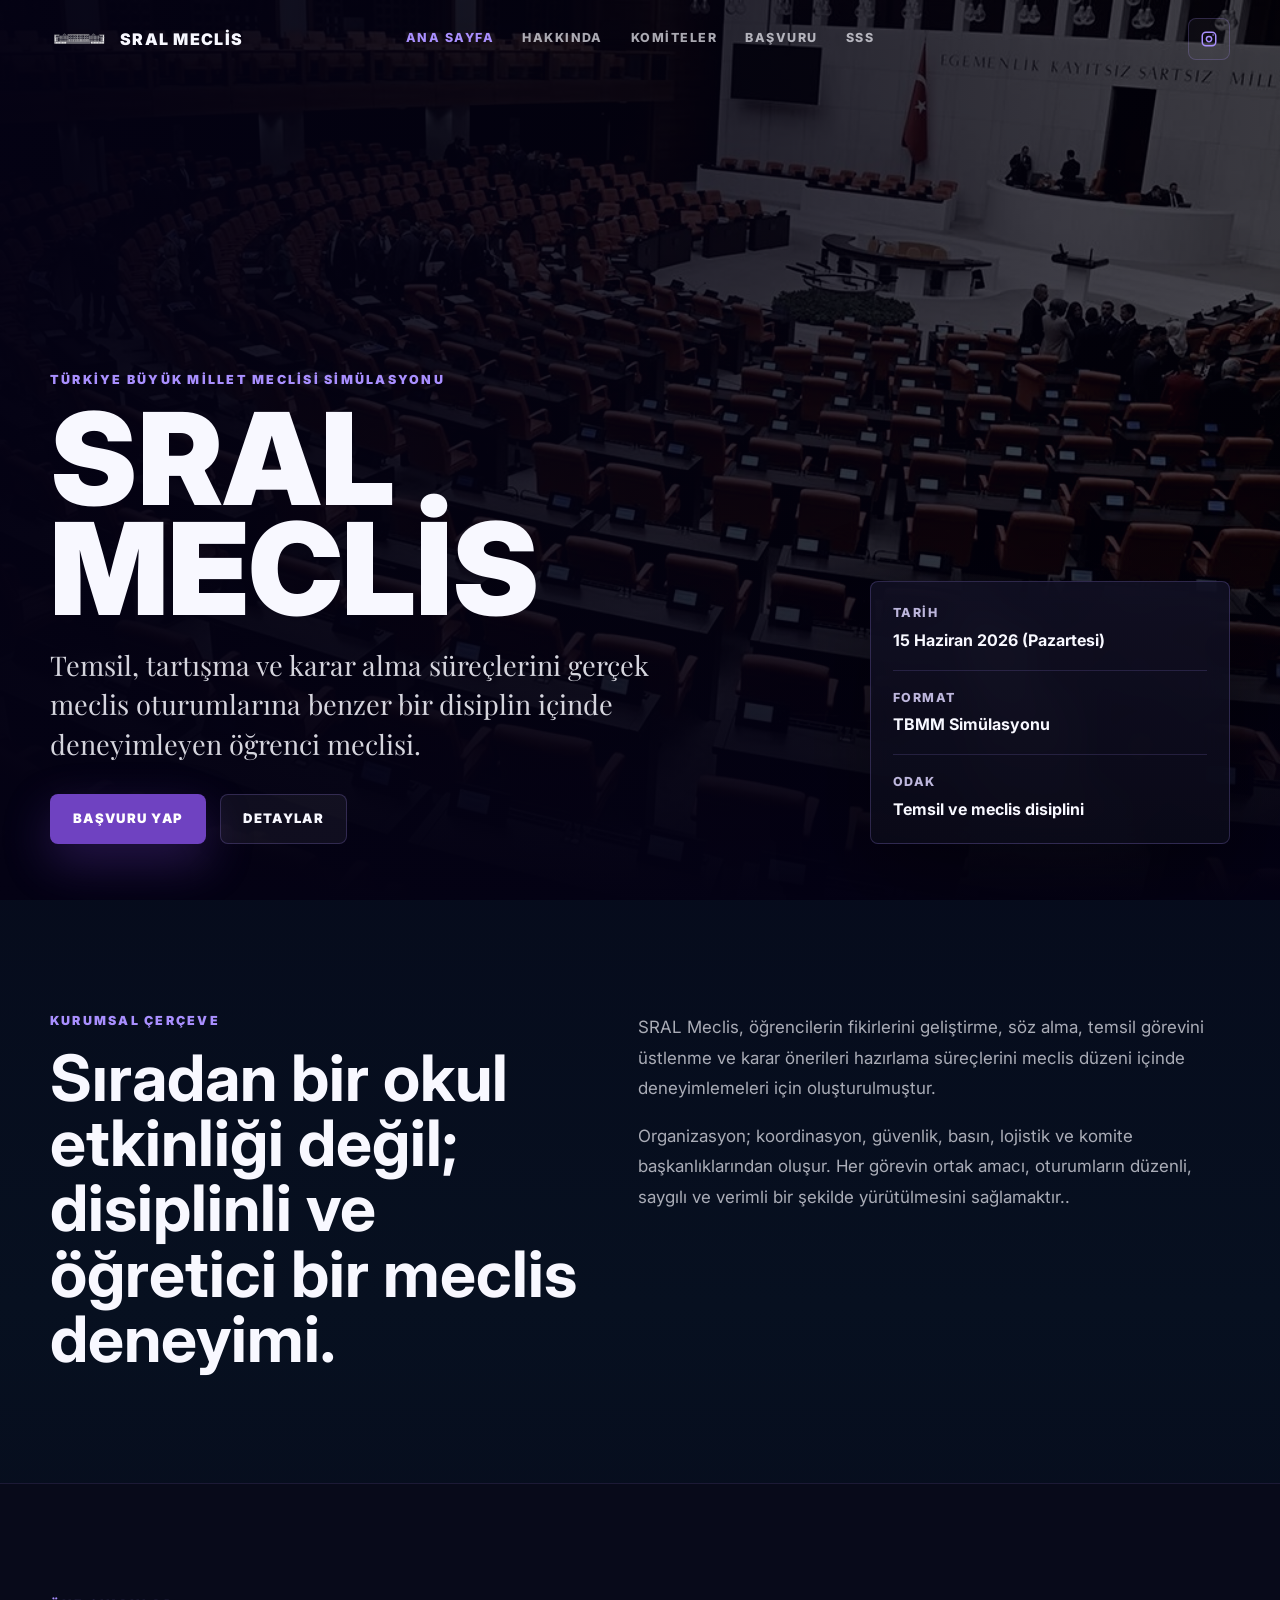
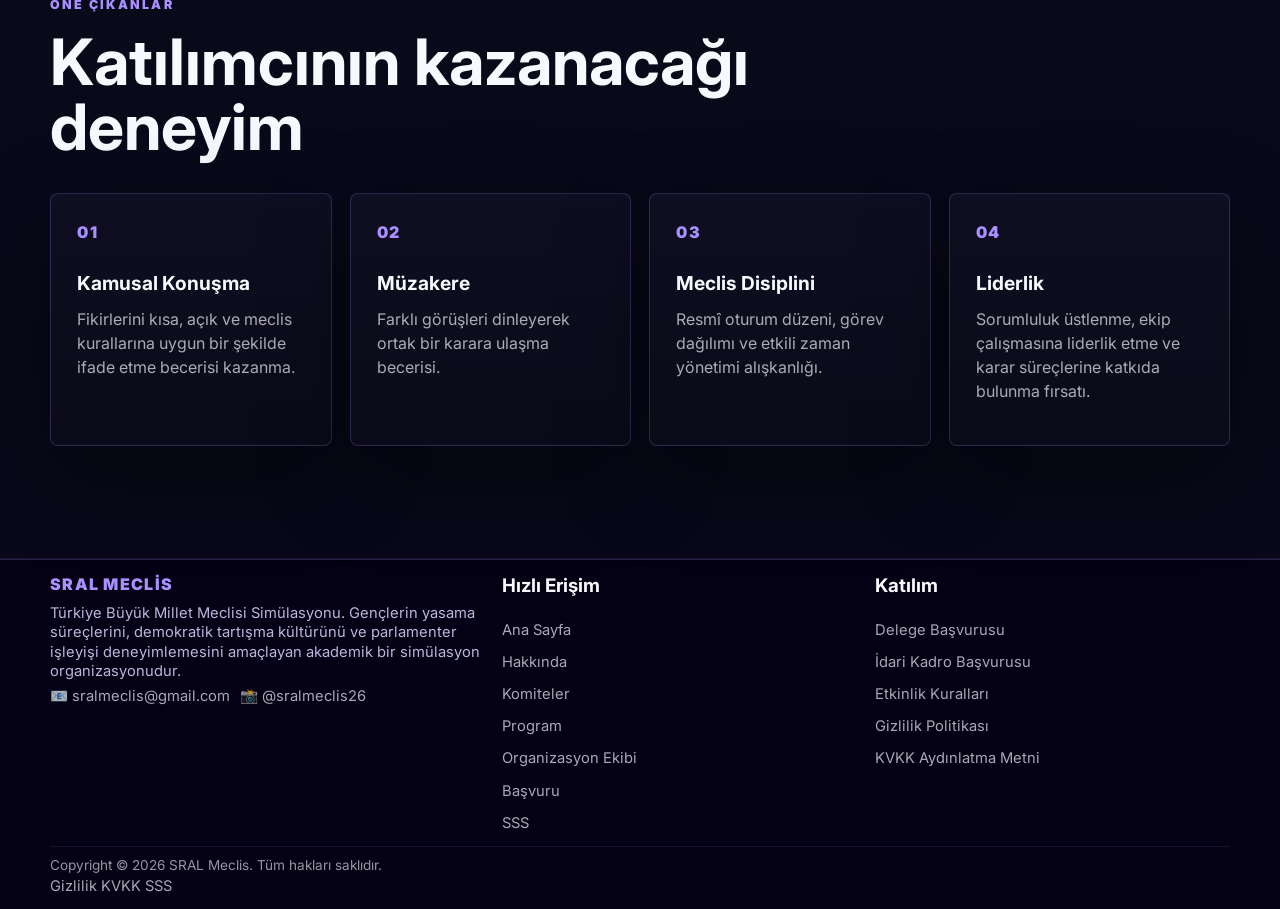
<file: index.html>
<!DOCTYPE html>
<html lang="tr">
  <head>
    <meta charset="UTF-8" />
    <meta name="viewport" content="width=device-width, initial-scale=1.0" />
    <title>SRAL Meclis | TBMM Simülasyonu</title>
    <meta name="description" content="SRAL Meclis öğrenci parlamenter yapılanması ve TBMM simülasyonu." />
    <link rel="preconnect" href="https://fonts.googleapis.com" />
    <link rel="preconnect" href="https://fonts.gstatic.com" crossorigin />
    <link href="https://fonts.googleapis.com/css2?family=Inter:wght@400;500;600;700;800;900&family=Playfair+Display:ital,wght@0,600;1,500&display=swap" rel="stylesheet" />
    <link rel="icon" href="/images/favicon.png" />
    <link rel="apple-touch-icon" href="/images/favicon.png" />
    <link rel="stylesheet" href="/styles.css" />
    <link rel="stylesheet" href="/mobile.css" media="(max-width: 760px)" />
    <!-- SEO: Open Graph, Twitter Card, canonical, JSON-LD (production domain: sralmeclis.com.tr) -->
    <meta name="robots" content="index,follow" />
    <link rel="canonical" href="https://sralmeclis.com.tr/" />
    <meta property="og:locale" content="tr_TR" />
    <meta property="og:type" content="website" />
    <meta property="og:site_name" content="SRAL Meclis" />
    <meta property="og:title" content="SRAL Meclis | TBMM Simülasyonu" />
    <meta property="og:description" content="SRAL Meclis öğrenci parlamenter yapılanması ve TBMM simülasyonu." />
    <meta property="og:url" content="https://sralmeclis.com.tr/" />
    <meta property="og:image" content="https://sralmeclis.com.tr/images/og-default.svg" />
    <meta name="twitter:card" content="summary_large_image" />
    <meta name="twitter:site" content="@sralmeclis26" />
    <meta name="twitter:title" content="SRAL Meclis | TBMM Simülasyonu" />
    <meta name="twitter:description" content="SRAL Meclis öğrenci parlamenter yapılanması ve TBMM simülasyonu." />
    <link rel="alternate" href="https://sralmeclis.com.tr/" hreflang="tr" />
    <meta name="keywords" content="SRAL Meclis, TBMM simülasyonu, öğrenci meclisi, temsil, müzakere, komiteler" />
    <meta name="theme-color" content="#040214" />
    <script type="application/ld+json">
    {
      "@context": "https://schema.org",
      "@graph": [
        {
          "@type": "Organization",
          "@id": "https://sralmeclis.com.tr/#organization",
          "name": "SRAL Meclis",
          "url": "https://sralmeclis.com.tr/",
          "logo": "https://sralmeclis.com.tr/images/logo.png",
          "sameAs": ["https://instagram.com/sralmeclis26"]
        },
        {
          "@type": "WebSite",
          "@id": "https://sralmeclis.com.tr/#website",
          "url": "https://sralmeclis.com.tr/",
          "name": "SRAL Meclis",
          "publisher": {"@id": "https://sralmeclis.com.tr/#organization"}
        }
      ]
    }
    </script>
  </head>
  <body class="home">
    <header class="site-header">
      <a class="brand" href="/anasayfa/" aria-label="SRAL Meclis ana sayfa">
        <img src="/images/logo.png" alt="" />
        <span>SRAL Meclis</span>
      </a>
      <nav class="desktop-nav" aria-label="Ana navigasyon">
        <a class="active" href="/anasayfa/">Ana Sayfa</a>
        <a href="/hakkinda/">Hakkında</a>
        <a href="/komiteler/">Komiteler</a>
        <a href="/basvuru/">Başvuru</a>
        <a href="/sik-sorulan/">SSS</a>
      </nav>
      <div class="header-actions">
        <a class="icon-link" href="https://instagram.com/sralmeclis26" target="_blank" rel="noopener noreferrer" aria-label="Instagram">
          <svg viewBox="0 0 24 24" aria-hidden="true"><rect x="3" y="3" width="18" height="18" rx="5"></rect><path d="M12 8.5a3.5 3.5 0 1 0 0 7 3.5 3.5 0 0 0 0-7z"></path><path d="M17.5 6.5h.01"></path></svg>
        </a>
        <button class="menu-toggle" type="button" aria-label="Menüyü aç" aria-expanded="false">
          <span></span><span></span>
        </button>
      </div>
      <nav class="mobile-nav" aria-label="Mobil navigasyon">
        <a class="active" href="/anasayfa/">Ana Sayfa</a>
        <a href="/hakkinda/">Hakkında</a>
        <a href="/komiteler/">Komiteler</a>
        <a href="/basvuru/">Başvuru</a>
        <a href="/sik-sorulan/">SSS</a>
      </nav>
    </header>

    <main>
      <section class="hero">
        <div class="hero-media" aria-hidden="true">
          <img src="/images/tbmm.png" alt="" />
        </div>
        <div class="container hero-grid">
          <div class="hero-copy">
            <p class="eyebrow">Türkiye Büyük Millet Meclisi Simülasyonu</p>
            <h1>SRAL Meclis</h1>
            <p class="hero-lead">Temsil, tartışma ve karar alma süreçlerini gerçek meclis oturumlarına benzer bir disiplin içinde deneyimleyen öğrenci meclisi.</p>
            <div class="hero-actions-row">
              <a class="btn primary" href="/basvuru/">Başvuru Yap</a>
              <a class="btn ghost" href="/hakkinda/">Detaylar</a>
            </div>
          </div>
          <aside class="event-panel" aria-label="Etkinlik bilgileri">
            <div>
              <span>Tarih</span>
              <strong>15 Haziran 2026 (Pazartesi)</strong>
            </div>
            <div>
              <span>Format</span>
              <strong>TBMM Simülasyonu</strong>
            </div>
            <div>
              <span>Odak</span>
              <strong>Temsil ve meclis disiplini</strong>
            </div>
          </aside>
        </div>
      </section>

      <section class="section reveal">
        <div class="container split">
          <div>
            <p class="eyebrow">Kurumsal Çerçeve</p>
            <h2>Sıradan bir okul etkinliği değil; disiplinli ve öğretici bir meclis deneyimi.</h2>
          </div>
          <div class="prose">
            <p>SRAL Meclis, öğrencilerin fikirlerini geliştirme, söz alma, temsil görevini üstlenme ve karar önerileri hazırlama süreçlerini meclis düzeni içinde deneyimlemeleri için oluşturulmuştur.</p>
            <p>Organizasyon; koordinasyon, güvenlik, basın, lojistik ve komite başkanlıklarından oluşur. Her görevin ortak amacı, oturumların düzenli, saygılı ve verimli bir şekilde yürütülmesini sağlamaktır..</p>
          </div>
        </div>
      </section>

      <section class="section muted reveal">
        <div class="container">
          <div class="section-head">
            <p class="eyebrow">Öne Çıkanlar</p>
            <h2>Katılımcının kazanacağı deneyim</h2>
          </div>
          <div class="feature-grid">
            <article class="feature-card">
              <span>01</span>
              <h3>Kamusal Konuşma</h3>
              <p>Fikirlerini kısa, açık ve meclis kurallarına uygun bir şekilde ifade etme becerisi kazanma.</p>
            </article>
            <article class="feature-card">
              <span>02</span>
              <h3>Müzakere</h3>
              <p>Farklı görüşleri dinleyerek ortak bir karara ulaşma becerisi.</p>
            </article>
            <article class="feature-card">
              <span>03</span>
              <h3>Meclis Disiplini</h3>
              <p>Resmî oturum düzeni, görev dağılımı ve etkili zaman yönetimi alışkanlığı.</p>
            </article>
            <article class="feature-card">
              <span>04</span>
              <h3>Liderlik</h3>
              <p>Sorumluluk üstlenme, ekip çalışmasına liderlik etme ve karar süreçlerine katkıda bulunma fırsatı.</p>
            </article>
          </div>
        </div>
      </section>
    </main>

    <footer class="site-footer">
      <div class="container footer-grid">

        <!-- Marka -->
        <div class="footer-section">
          <a class="footer-brand" href="/anasayfa/">
            SRAL Meclis
          </a>
          <p class="footer-desc">
            Türkiye Büyük Millet Meclisi Simülasyonu. Gençlerin yasama süreçlerini,
            demokratik tartışma kültürünü ve parlamenter işleyişi deneyimlemesini
            amaçlayan akademik bir simülasyon organizasyonudur.
          </p>
          <div class="footer-contact-lines">
            <a href="mailto:sralmeclis@gmail.com">📧 sralmeclis@gmail.com</a>
            <a href="https://instagram.com/sralmeclis26" target="_blank" rel="noopener noreferrer">📸 @sralmeclis26</a>
          </div>
        </div>

        <!-- Hızlı Erişim -->
        <div class="footer-section">
          <h3>Hızlı Erişim</h3>
          <nav aria-label="Alt navigasyon">
            <a href="/anasayfa/">Ana Sayfa</a>
            <a href="/hakkinda/">Hakkında</a>
            <a href="/komiteler/">Komiteler</a>
            <a href="/program/">Program</a>
            <a href="/ekip/">Organizasyon Ekibi</a>
            <a href="/basvuru/">Başvuru</a>
            <a href="/sik-sorulan/">SSS</a>
          </nav>
        </div>

        <!-- Katılım -->
        <div class="footer-section">
          <h3>Katılım</h3>
          <nav>
            <a href="/basvuru/">Delege Başvurusu</a>
            <a href="/basvuru/">İdari Kadro Başvurusu</a>
            <a href="/kurallar/">Etkinlik Kuralları</a>
            <a href="/gizlilik/">Gizlilik Politikası</a>
            <a href="/kvkk/">KVKK Aydınlatma Metni</a>
          </nav>
        </div>

        <!-- İletişim (kaldırıldı - footer teması korunuyor) -->

      </div>

      <div class="footer-divider"></div>

      <div class="container footer-bottom">
        <div>
          Copyright © 2026 SRAL Meclis.
          Tüm hakları saklıdır.
        </div>

        <div class="footer-bottom-links">
          <a href="/gizlilik/">Gizlilik</a>
          <a href="/kvkk/">KVKK</a>
          <a href="/sik-sorulan/">SSS</a>
        </div>
      </div>
    </footer>

    <script src="/script.js"></script>
  </body>
</html>
</file>
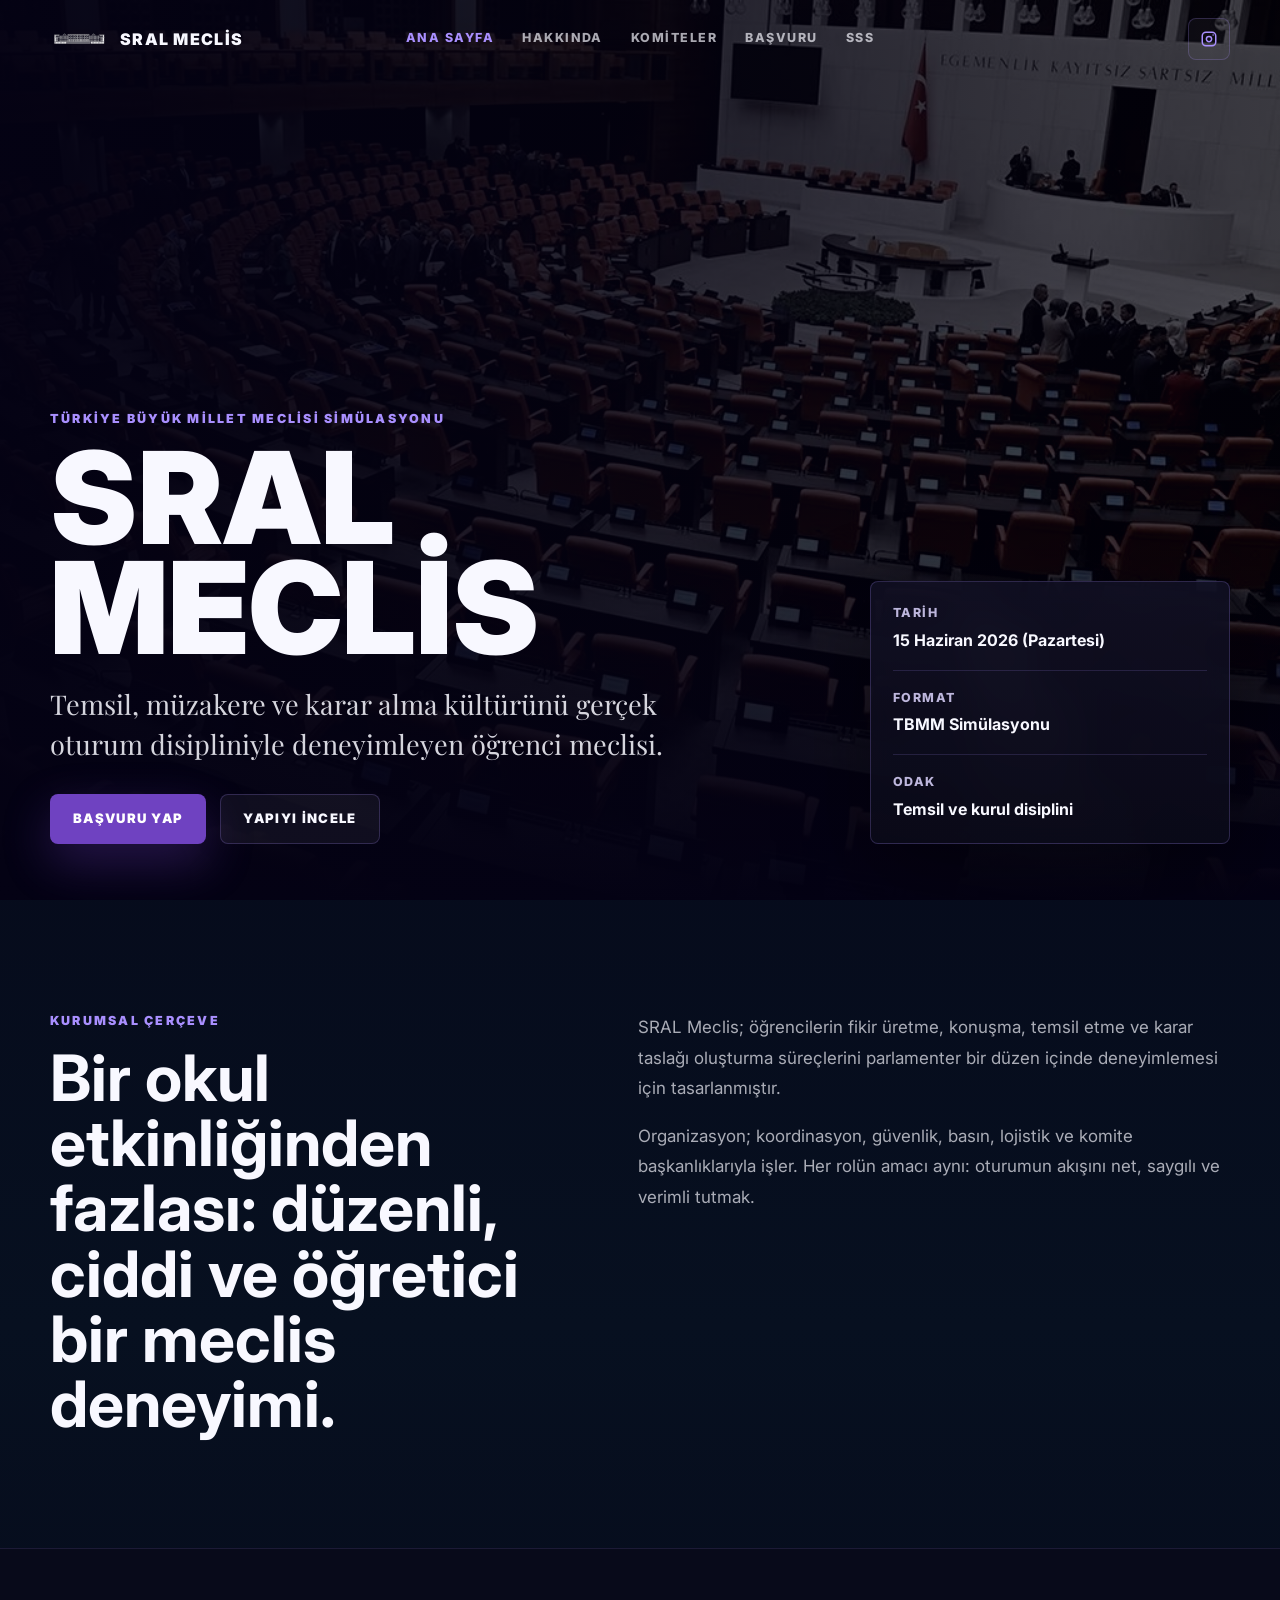
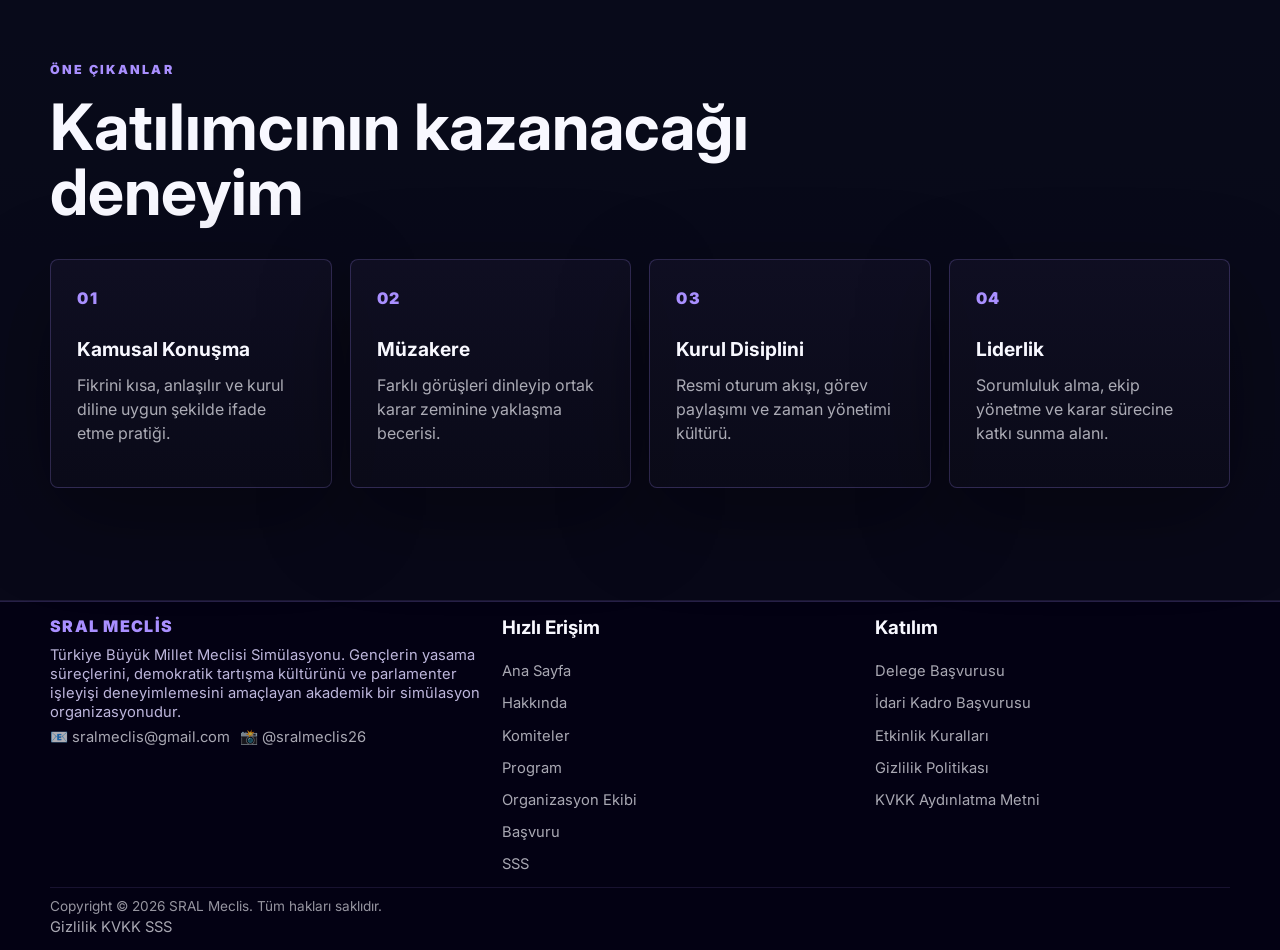
<file: anasayfa/index.html>
<!DOCTYPE html>
<html lang="tr">
  <head>
    <meta charset="UTF-8" />
    <meta name="viewport" content="width=device-width, initial-scale=1.0" />
    <title>SRAL Meclis | TBMM Simülasyonu</title>
    <meta name="description" content="SRAL Meclis öğrenci parlamenter yapılanması ve TBMM simülasyonu." />
    <link rel="preconnect" href="https://fonts.googleapis.com" />
    <link rel="preconnect" href="https://fonts.gstatic.com" crossorigin />
    <link href="https://fonts.googleapis.com/css2?family=Inter:wght@400;500;600;700;800;900&family=Playfair+Display:ital,wght@0,600;1,500&display=swap" rel="stylesheet" />
    <link rel="icon" href="/images/favicon.png" />
    <link rel="apple-touch-icon" href="/images/favicon.png" />
    <link rel="stylesheet" href="/styles.css" />
    <link rel="stylesheet" href="/mobile.css" media="(max-width: 760px)" />
    <!-- SEO: Open Graph, Twitter Card, canonical, JSON-LD (production domain: sralmeclis.com.tr) -->
    <meta name="robots" content="index,follow" />
    <link rel="canonical" href="https://sralmeclis.com.tr/anasayfa/" />
    <meta property="og:locale" content="tr_TR" />
    <meta property="og:type" content="website" />
    <meta property="og:site_name" content="SRAL Meclis" />
    <meta property="og:title" content="SRAL Meclis | TBMM Simülasyonu" />
    <meta property="og:description" content="SRAL Meclis öğrenci parlamenter yapılanması ve TBMM simülasyonu." />
    <meta property="og:url" content="https://sralmeclis.com.tr/anasayfa/" />
    <meta property="og:image" content="https://sralmeclis.com.tr/images/og-default.jpg" />
    <meta name="twitter:card" content="summary_large_image" />
    <meta name="twitter:site" content="@sralmeclis26" />
    <meta name="twitter:title" content="SRAL Meclis | TBMM Simülasyonu" />
    <meta name="twitter:description" content="SRAL Meclis öğrenci parlamenter yapılanması ve TBMM simülasyonu." />
    <link rel="alternate" href="https://sralmeclis.com.tr/anasayfa/" hreflang="tr" />
    <meta name="keywords" content="SRAL Meclis, TBMM simülasyonu, öğrenci meclisi, temsil, müzakere, komiteler" />
    <meta name="theme-color" content="#040214" />
    <script type="application/ld+json">
    {
      "@context": "https://schema.org",
      "@graph": [
        {
          "@type": "Organization",
          "@id": "https://sralmeclis.com.tr/#organization",
          "name": "SRAL Meclis",
          "url": "https://sralmeclis.com.tr/",
          "logo": "https://sralmeclis.com.tr/images/logo.png",
          "sameAs": ["https://instagram.com/sralmeclis26"]
        },
        {
          "@type": "WebSite",
          "@id": "https://sralmeclis.com.tr/#website",
          "url": "https://sralmeclis.com.tr/",
          "name": "SRAL Meclis",
          "publisher": {"@id": "https://sralmeclis.com.tr/#organization"}
        }
      ]
    }
    </script>
  </head>
  <body class="home">
    <header class="site-header">
      <a class="brand" href="/anasayfa/" aria-label="SRAL Meclis ana sayfa">
        <img src="/images/logo.png" alt="" />
        <span>SRAL Meclis</span>
      </a>
      <nav class="desktop-nav" aria-label="Ana navigasyon">
        <a class="active" href="/anasayfa/">Ana Sayfa</a>
        <a href="/hakkinda/">Hakkında</a>
        <a href="/komiteler/">Komiteler</a>
        <a href="/basvuru/">Başvuru</a>
        <a href="/sik-sorulan/">SSS</a>
      </nav>
      <div class="header-actions">
        <a class="icon-link" href="https://instagram.com/sralmeclis26" target="_blank" rel="noopener noreferrer" aria-label="Instagram">
          <svg viewBox="0 0 24 24" aria-hidden="true"><rect x="3" y="3" width="18" height="18" rx="5"></rect><path d="M12 8.5a3.5 3.5 0 1 0 0 7 3.5 3.5 0 0 0 0-7z"></path><path d="M17.5 6.5h.01"></path></svg>
        </a>
        <button class="menu-toggle" type="button" aria-label="Menüyü aç" aria-expanded="false">
          <span></span><span></span>
        </button>
      </div>
      <nav class="mobile-nav" aria-label="Mobil navigasyon">
        <a class="active" href="/anasayfa/">Ana Sayfa</a>
        <a href="/hakkinda/">Hakkında</a>
        <a href="/komiteler/">Komiteler</a>
        <a href="/basvuru/">Başvuru</a>
        <a href="/sik-sorulan/">SSS</a>
      </nav>
    </header>

    <main>
      <section class="hero">
        <div class="hero-media" aria-hidden="true">
          <img src="/images/tbmm.png" alt="" />
        </div>
        <div class="container hero-grid">
          <div class="hero-copy">
            <p class="eyebrow">Türkiye Büyük Millet Meclisi Simülasyonu</p>
            <h1>SRAL Meclis</h1>
            <p class="hero-lead">Temsil, müzakere ve karar alma kültürünü gerçek oturum disipliniyle deneyimleyen öğrenci meclisi.</p>
            <div class="hero-actions-row">
              <a class="btn primary" href="/basvuru/">Başvuru Yap</a>
              <a class="btn ghost" href="/hakkinda/">Yapıyı İncele</a>
            </div>
          </div>
          <aside class="event-panel" aria-label="Etkinlik bilgileri">
            <div>
              <span>Tarih</span>
              <strong>15 Haziran 2026 (Pazartesi)</strong>
            </div>
            <div>
              <span>Format</span>
              <strong>TBMM Simülasyonu</strong>
            </div>
            <div>
              <span>Odak</span>
              <strong>Temsil ve kurul disiplini</strong>
            </div>
          </aside>
        </div>
      </section>

      <section class="section reveal">
        <div class="container split">
          <div>
            <p class="eyebrow">Kurumsal Çerçeve</p>
            <h2>Bir okul etkinliğinden fazlası: düzenli, ciddi ve öğretici bir meclis deneyimi.</h2>
          </div>
          <div class="prose">
            <p>SRAL Meclis; öğrencilerin fikir üretme, konuşma, temsil etme ve karar taslağı oluşturma süreçlerini parlamenter bir düzen içinde deneyimlemesi için tasarlanmıştır.</p>
            <p>Organizasyon; koordinasyon, güvenlik, basın, lojistik ve komite başkanlıklarıyla işler. Her rolün amacı aynı: oturumun akışını net, saygılı ve verimli tutmak.</p>
          </div>
        </div>
      </section>

      <section class="section muted reveal">
        <div class="container">
          <div class="section-head">
            <p class="eyebrow">Öne Çıkanlar</p>
            <h2>Katılımcının kazanacağı deneyim</h2>
          </div>
          <div class="feature-grid">
            <article class="feature-card">
              <span>01</span>
              <h3>Kamusal Konuşma</h3>
              <p>Fikrini kısa, anlaşılır ve kurul diline uygun şekilde ifade etme pratiği.</p>
            </article>
            <article class="feature-card">
              <span>02</span>
              <h3>Müzakere</h3>
              <p>Farklı görüşleri dinleyip ortak karar zeminine yaklaşma becerisi.</p>
            </article>
            <article class="feature-card">
              <span>03</span>
              <h3>Kurul Disiplini</h3>
              <p>Resmi oturum akışı, görev paylaşımı ve zaman yönetimi kültürü.</p>
            </article>
            <article class="feature-card">
              <span>04</span>
              <h3>Liderlik</h3>
              <p>Sorumluluk alma, ekip yönetme ve karar sürecine katkı sunma alanı.</p>
            </article>
          </div>
        </div>
      </section>
    </main>

    <footer class="site-footer">
      <div class="container footer-grid">

        <!-- Marka -->
        <div class="footer-section">
          <a class="footer-brand" href="/anasayfa/">
            SRAL Meclis
          </a>
          <p class="footer-desc">
            Türkiye Büyük Millet Meclisi Simülasyonu. Gençlerin yasama süreçlerini,
            demokratik tartışma kültürünü ve parlamenter işleyişi deneyimlemesini
            amaçlayan akademik bir simülasyon organizasyonudur.
          </p>
          <div class="footer-contact-lines">
            <a href="mailto:sralmeclis@gmail.com">📧 sralmeclis@gmail.com</a>
            <a href="https://instagram.com/sralmeclis26" target="_blank" rel="noopener noreferrer">📸 @sralmeclis26</a>
          </div>
        </div>

        <!-- Hızlı Erişim -->
        <div class="footer-section">
          <h3>Hızlı Erişim</h3>
          <nav aria-label="Alt navigasyon">
            <a href="/anasayfa/">Ana Sayfa</a>
            <a href="/hakkinda/">Hakkında</a>
            <a href="/komiteler/">Komiteler</a>
            <a href="/program/">Program</a>
            <a href="/ekip/">Organizasyon Ekibi</a>
            <a href="/basvuru/">Başvuru</a>
            <a href="/sik-sorulan/">SSS</a>
          </nav>
        </div>

        <!-- Katılım -->
        <div class="footer-section">
          <h3>Katılım</h3>
          <nav>
            <a href="/basvuru/">Delege Başvurusu</a>
            <a href="/basvuru/">İdari Kadro Başvurusu</a>
            <a href="/kurallar/">Etkinlik Kuralları</a>
            <a href="/gizlilik/">Gizlilik Politikası</a>
            <a href="/kvkk/">KVKK Aydınlatma Metni</a>
          </nav>
        </div>

        <!-- İletişim (kaldırıldı - footer teması korunuyor) -->

      </div>

      <div class="footer-divider"></div>

      <div class="container footer-bottom">
        <div>
          Copyright © 2026 SRAL Meclis.
          Tüm hakları saklıdır.
        </div>

        <div class="footer-bottom-links">
          <a href="/gizlilik/">Gizlilik</a>
          <a href="/kvkk/">KVKK</a>
          <a href="/sik-sorulan/">SSS</a>
        </div>
      </div>
    </footer>

    <script src="/script.js"></script>
  </body>
</html>
</file>
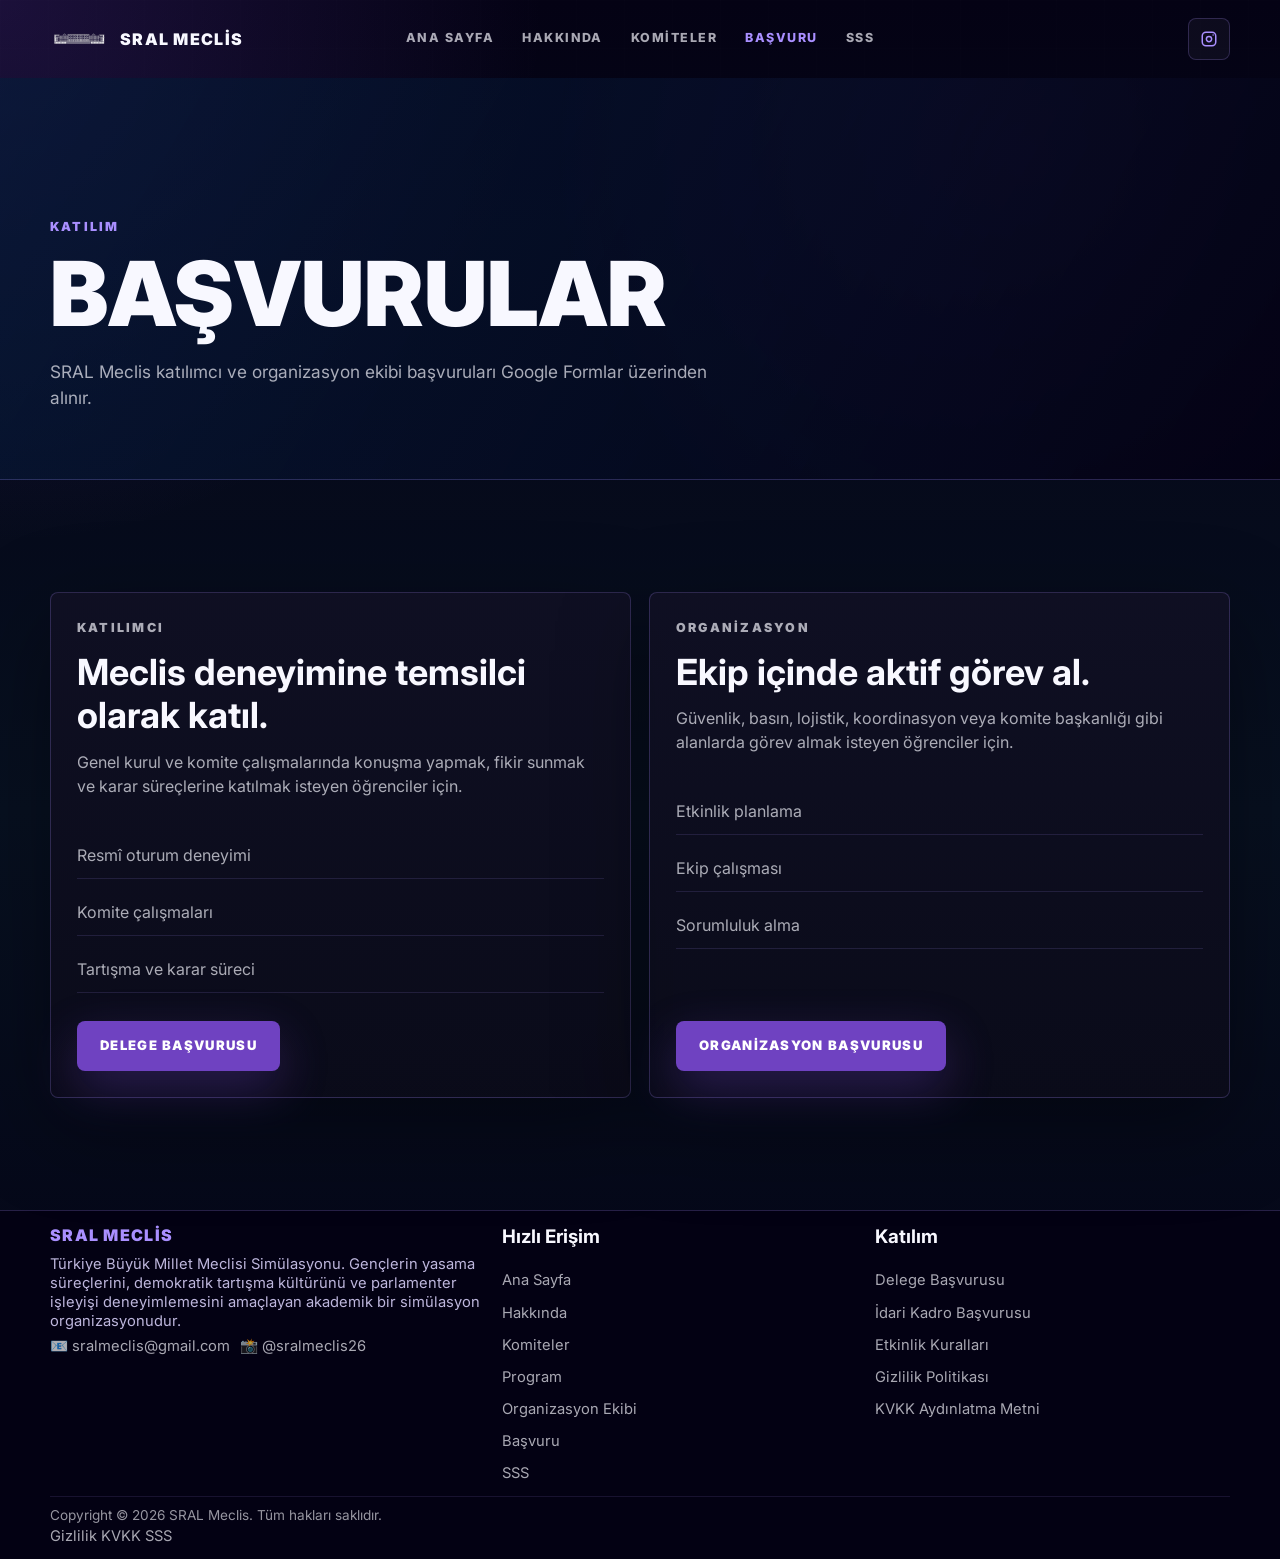
<file: basvuru/index.html>
<!DOCTYPE html>
<html lang="tr">
  <head>
    <meta charset="UTF-8" />
    <meta name="viewport" content="width=device-width, initial-scale=1.0" />
    <title>Başvuru | SRAL Meclis</title>
    <link rel="preconnect" href="https://fonts.googleapis.com" />
    <link rel="preconnect" href="https://fonts.gstatic.com" crossorigin />
    <link href="https://fonts.googleapis.com/css2?family=Inter:wght@400;500;600;700;800;900&family=Playfair+Display:ital,wght@0,600;1,500&display=swap" rel="stylesheet" />
    <link rel="icon" href="/images/favicon.png" />
    <link rel="stylesheet" href="/styles.css" />
    <link rel="stylesheet" href="/mobile.css" media="(max-width: 760px)" />
    <!-- SEO: Open Graph, Twitter Card, canonical, JSON-LD (production domain: sralmeclis.com.tr) -->
    <meta name="robots" content="index,follow" />
    <link rel="canonical" href="https://sralmeclis.com.tr/basvuru/" />
    <meta property="og:locale" content="tr_TR" />
    <meta property="og:type" content="website" />
    <meta property="og:site_name" content="SRAL Meclis" />
    <meta property="og:title" content="Başvurular | SRAL Meclis" />
    <meta property="og:description" content="SRAL Meclis katılımcı ve organizasyon ekibi başvuruları Google Forms üzerinden alınır." />
    <meta property="og:url" content="https://sralmeclis.com.tr/basvuru/" />
    <meta property="og:image" content="https://sralmeclis.com.tr/images/og-default.svg" />
    <meta name="twitter:card" content="summary_large_image" />
    <meta name="twitter:site" content="@sralmeclis26" />
    <meta name="twitter:title" content="Başvurular | SRAL Meclis" />
    <meta name="twitter:description" content="SRAL Meclis katılımcı ve organizasyon ekibi başvuruları Google Forms üzerinden alınır." />
    <link rel="alternate" href="https://sralmeclis.com.tr/basvuru/" hreflang="tr" />
    <meta name="keywords" content="başvuru, SRAL Meclis, katılım, organizasyon" />
    <meta name="theme-color" content="#040214" />
    <script type="application/ld+json">
    {
      "@context": "https://schema.org",
      "@graph": [
        {
          "@type": "Organization",
          "@id": "https://sralmeclis.com.tr/#organization",
          "name": "SRAL Meclis",
          "url": "https://sralmeclis.com.tr/",
          "logo": "https://sralmeclis.com.tr/images/logo.png",
          "sameAs": ["https://instagram.com/sralmeclis26"]
        },
        {
          "@type": "WebSite",
          "@id": "https://sralmeclis.com.tr/#website",
          "url": "https://sralmeclis.com.tr/",
          "name": "SRAL Meclis",
          "publisher": {"@id": "https://sralmeclis.com.tr/#organization"}
        }
      ]
    }
    </script>
  </head>
  <body>
    <header class="site-header">
      <a class="brand" href="/anasayfa/" aria-label="SRAL Meclis ana sayfa"><img src="/images/logo.png" alt="" /><span>SRAL Meclis</span></a>
      <nav class="desktop-nav" aria-label="Ana navigasyon"><a href="/anasayfa/">Ana Sayfa</a><a href="/hakkinda/">Hakkında</a><a href="/komiteler/">Komiteler</a><a class="active" href="/basvuru/">Başvuru</a><a href="/sik-sorulan/">SSS</a></nav>
      <div class="header-actions"><a class="icon-link" href="https://instagram.com/sralmeclis26" target="_blank" rel="noopener noreferrer" aria-label="Instagram"><svg viewBox="0 0 24 24" aria-hidden="true"><rect x="3" y="3" width="18" height="18" rx="5"></rect><path d="M12 8.5a3.5 3.5 0 1 0 0 7 3.5 3.5 0 0 0 0-7z"></path><path d="M17.5 6.5h.01"></path></svg></a><button class="menu-toggle" type="button" aria-label="Menüyü aç" aria-expanded="false"><span></span><span></span></button></div>
      <nav class="mobile-nav" aria-label="Mobil navigasyon"><a href="/anasayfa/">Ana Sayfa</a><a href="/hakkinda/">Hakkında</a><a href="/komiteler/">Komiteler</a><a class="active" href="/basvuru/">Başvuru</a><a href="/sik-sorulan/">SSS</a></nav>
    </header>

    <main class="page">
      <section class="page-hero compact">
        <div class="container">
          <p class="eyebrow">Katılım</p>
          <h1>Başvurular</h1>
          <p>SRAL Meclis katılımcı ve organizasyon ekibi başvuruları Google Formlar üzerinden alınır.</p>
        </div>
      </section>

      <section class="section reveal">
        <div class="container application-grid">

          <article class="application-card">
            <p class="eyebrow">Katılımcı</p>
            <h2>Meclis deneyimine temsilci olarak katıl.</h2>
            <p>
              Genel kurul ve komite çalışmalarında konuşma yapmak, fikir sunmak ve karar süreçlerine katılmak isteyen öğrenciler için.
            </p>
            <ul>
              <li>Resmî oturum deneyimi</li>
              <li>Komite çalışmaları</li>
              <li>Tartışma ve karar süreci</li>
            </ul>
            <a class="btn primary js-delegate-apply-link" href="#delege-basvuru-formu">Delege Başvurusu</a>
          </article>

          <article class="application-card">
            <p class="eyebrow">Organizasyon</p>
            <h2>Ekip içinde aktif görev al.</h2>
            <p>
              Güvenlik, basın, lojistik, koordinasyon veya komite başkanlığı gibi alanlarda görev almak isteyen öğrenciler için.
            </p>
            <ul>
              <li>Etkinlik planlama</li>
              <li>Ekip çalışması</li>
              <li>Sorumluluk alma</li>
            </ul>
            <a class="btn primary js-organization-apply-link" href="#organizasyon-basvuru-formu">Organizasyon Başvurusu</a>
          </article>

        </div>
      </section>

      <section class="section application-form-section" data-application-section aria-live="polite" hidden>
        <div class="container">
          <div class="application-form-shell" id="delege-basvuru-formu" data-application-panel="delegate" hidden>
            <div class="form-panel-head">
              <div>
                <p class="eyebrow">Delege Başvurusu</p>
                <h2>Temsilci bilgileri</h2>
              </div>
              <button class="form-close" type="button" data-close-application aria-label="Formu kapat">×</button>
            </div>
            <form class="application-form" data-google-form="delegate">
              <div class="form-grid">
                <label>Ad Soyad<input type="text" name="fullName" autocomplete="name" required /></label>
                <label>Okul<input type="text" name="school" required /></label>
                <label>Sınıf<input type="text" name="grade" required /></label>
                <label>Şehir<input type="text" name="city" autocomplete="address-level2" required /></label>
                <label>Telefon<input type="tel" name="phone" autocomplete="tel" required /></label>
                <label>E-posta<input type="email" name="email" autocomplete="email" required /></label>
                <label class="form-wide">Komisyon Tercihi (1. tercih)
                  <select name="committee" id="committee-first" required>
                    <option value="" selected disabled>Komisyon seçin</option>
                    <option value="anayasa">Ana Yasa Komisyonu</option>
                    <option value="milli eğitim">Milli Eğitim Komisyonu</option>
                    <option value="dış işleri">Dış İşleri Komisyonu</option>
                  </select>
                </label>
                <label class="form-wide">Komisyon Tercihi (2. tercih)
                  <select name="committee2" id="committee-second" required>
                    <option value="" selected disabled>İkinci tercih komisyonu seçin</option>
                    <option value="anayasa">Ana Yasa Komisyonu</option>
                    <option value="milli eğitim">Milli Eğitim Komisyonu</option>
                    <option value="dış işleri">Dış İşleri Komisyonu</option>
                  </select>
                </label>
                <label class="form-wide">Daha önce katıldığı etkinlikler (varsa)<textarea name="pastEvents" rows="3"></textarea></label>
                <label class="form-wide">Motivasyon yazısı<textarea name="motivation" rows="5" required></textarea></label>
              </div>
              <div class="form-consents">
                <label><input type="checkbox" name="kvkk" value="onaylıyorum" required /> KVKK kapsamında verilerimin başvuru değerlendirmesi için işlenmesini onaylıyorum.</label>
                <label><input type="checkbox" name="rules" value="onaylıyorum" required /> Kuralları kabul ediyorum.</label>
              </div>
              <div class="form-actions">
                <button class="btn primary" type="submit">Başvuruyu Gönder</button>
                <p class="form-status" role="status"></p>
              </div>
            </form>
          </div>

          <div class="application-form-shell" id="organizasyon-basvuru-formu" data-application-panel="organization" hidden>
            <div class="form-panel-head">
              <div>
                <p class="eyebrow">Organizasyon Başvurusu</p>
                <h2>Ekip görev bilgileri</h2>
              </div>
              <button class="form-close" type="button" data-close-application aria-label="Formu kapat">×</button>
            </div>
            <form class="application-form" data-google-form="organization">
              <div class="form-grid">
                <label>Ad Soyad<input type="text" name="fullName" autocomplete="name" required /></label>
                <label>Okul<input type="text" name="school" required /></label>
                <label>Sınıf<input type="text" name="grade" required /></label>
                <label>Telefon<input type="tel" name="phone" autocomplete="tel" required /></label>
                <label>E-posta<input type="email" name="email" autocomplete="email" required /></label>
                <label>Görev Alanı
                  <select name="team" required>
                    <option value="" selected disabled>Görev alanı seçin</option>
                    <option value="ent team">Entertainment team (Eğlence Ekibi)</option>
                    <option value="press team">Press team (Basın Ekibi)</option>
                    <option value="secu team">Security team (Güvenlik Ekibi)</option>
                    <option value="staff team">Staff team (Personel Ekibi)</option>
                  </select>
                </label>
                <label class="form-wide">Daha önce görev aldığı etkinlikler (varsa)<textarea name="pastDuties" rows="4"></textarea></label>
              </div>
              <div class="form-actions">
                <button class="btn primary" type="submit">Başvuruyu Gönder</button>
                <p class="form-status" role="status"></p>
              </div>
            </form>
          </div>
        </div>
      </section>
    </main>

    <div class="success-overlay" data-success-overlay hidden>
      <div class="success-card" role="status" aria-live="polite">
        <span class="success-mark" aria-hidden="true">✓</span>
        <p class="eyebrow">Başvuru Alındı</p>
        <h2>Başvurunuz başarıyla alınmıştır.</h2>
      </div>
    </div>

    <footer class="site-footer">
      <div class="container footer-grid">

        <!-- Marka -->
        <div class="footer-section">
          <a class="footer-brand" href="/anasayfa/">
            SRAL Meclis
          </a>
          <p class="footer-desc">
            Türkiye Büyük Millet Meclisi Simülasyonu. Gençlerin yasama süreçlerini,
            demokratik tartışma kültürünü ve parlamenter işleyişi deneyimlemesini
            amaçlayan akademik bir simülasyon organizasyonudur.
          </p>
          <div class="footer-contact-lines">
            <a href="mailto:sralmeclis@gmail.com">📧 sralmeclis@gmail.com</a>
            <a href="https://instagram.com/sralmeclis26" target="_blank" rel="noopener noreferrer">📸 @sralmeclis26</a>
          </div>
        </div>

        <!-- Hızlı Erişim -->
        <div class="footer-section">
          <h3>Hızlı Erişim</h3>
          <nav aria-label="Alt navigasyon">
            <a href="/anasayfa/">Ana Sayfa</a>
            <a href="/hakkinda/">Hakkında</a>
            <a href="/komiteler/">Komiteler</a>
            <a href="/program/">Program</a>
            <a href="/ekip/">Organizasyon Ekibi</a>
            <a href="/basvuru/">Başvuru</a>
            <a href="/sik-sorulan/">SSS</a>
          </nav>
        </div>

        <!-- Katılım -->
        <div class="footer-section">
          <h3>Katılım</h3>
          <nav>
            <a href="/basvuru/">Delege Başvurusu</a>
            <a href="/basvuru/">İdari Kadro Başvurusu</a>
            <a href="/kurallar/">Etkinlik Kuralları</a>
            <a href="/gizlilik/">Gizlilik Politikası</a>
            <a href="/kvkk/">KVKK Aydınlatma Metni</a>
          </nav>
        </div>

        <!-- İletişim (kaldırıldı - footer teması korunuyor) -->

      </div>

      <div class="footer-divider"></div>

      <div class="container footer-bottom">
        <div>
          Copyright © 2026 SRAL Meclis.
          Tüm hakları saklıdır.
        </div>

        <div class="footer-bottom-links">
          <a href="/gizlilik/">Gizlilik</a>
          <a href="/kvkk/">KVKK</a>
          <a href="/sik-sorulan/">SSS</a>
        </div>
      </div>
    </footer>

    <script src="/script.js"></script>
  </body>
</html>
</file>
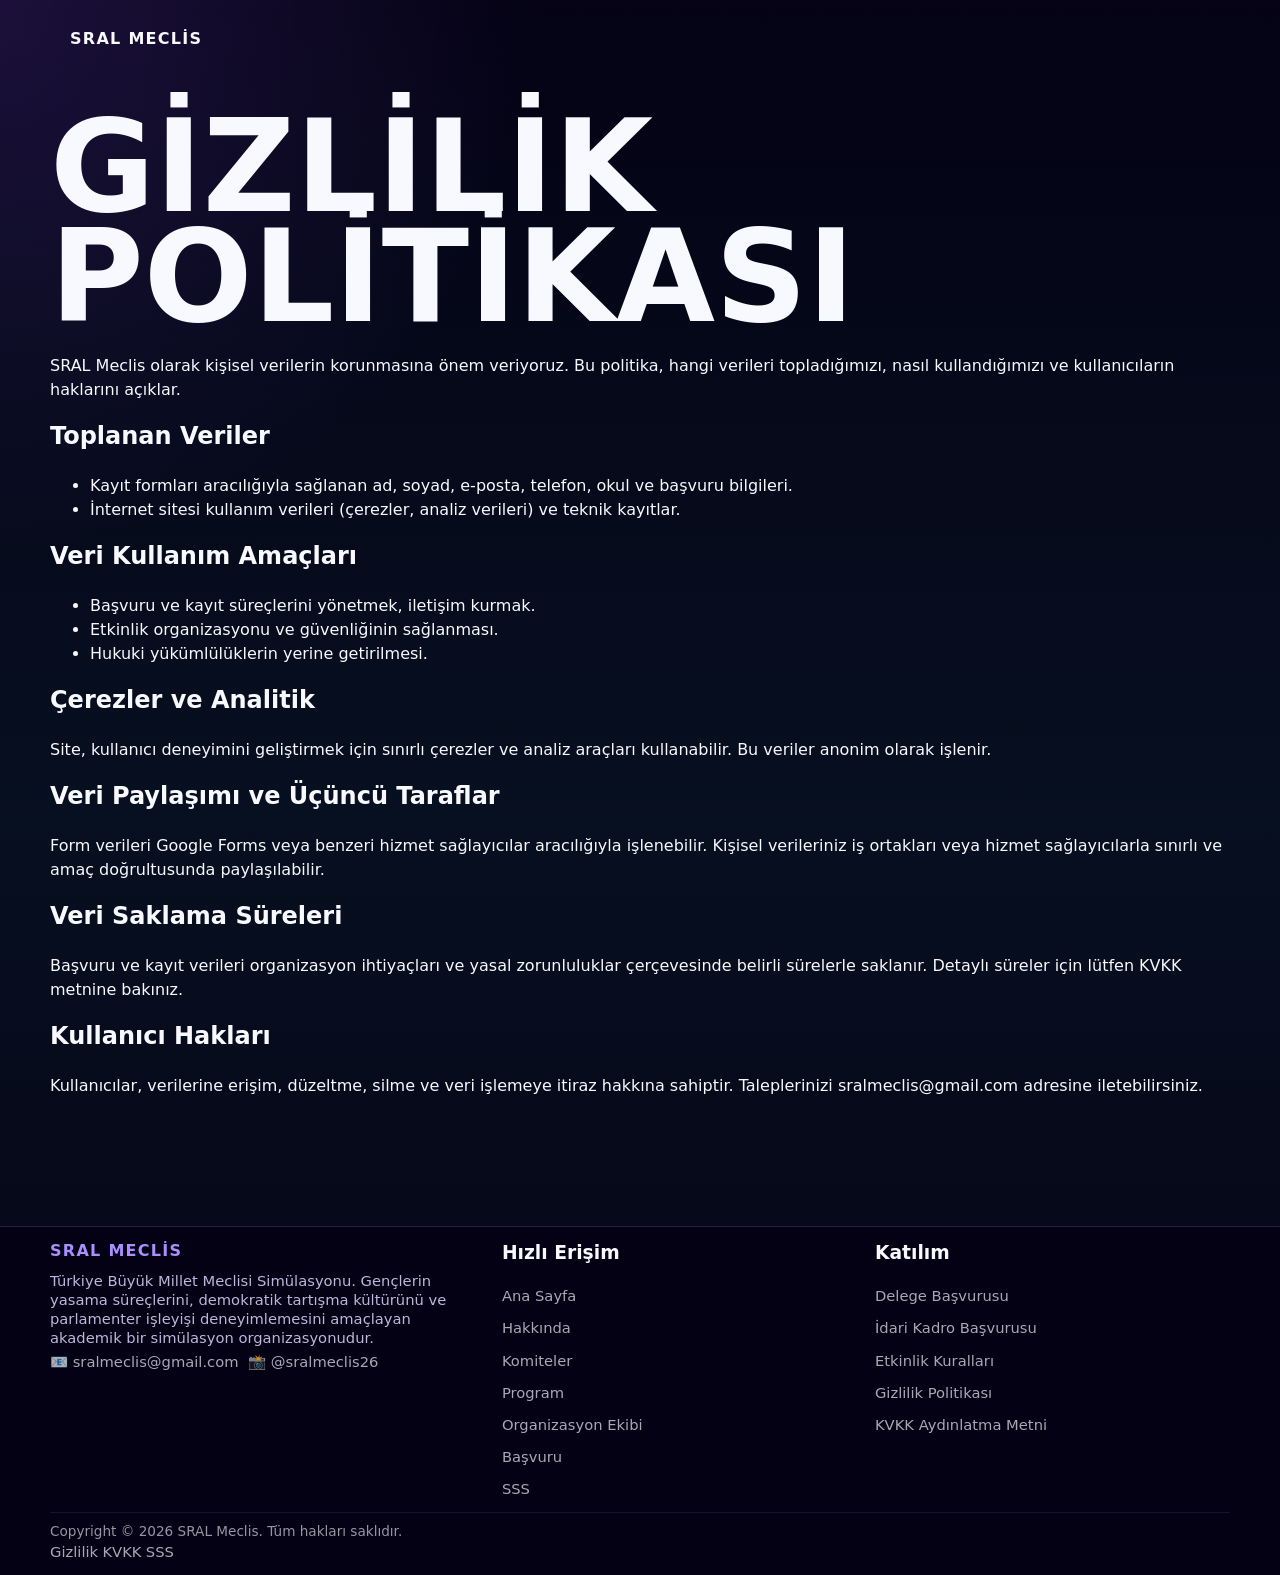
<file: gizlilik/index.html>
<!doctype html>
<html lang="tr">
  <head>
    <meta charset="utf-8">
    <meta name="viewport" content="width=device-width,initial-scale=1">
    <title>Gizlilik Politikası — SRAL Meclis</title>
    <link rel="stylesheet" href="/styles.css">
  </head>
  <body>
    <header class="site-header">
      <div class="container">
        <a class="brand" href="/anasayfa/">SRAL Meclis</a>
      </div>
    </header>

    <main class="container">
      <section class="section">
        <h1>Gizlilik Politikası</h1>
        <p>SRAL Meclis olarak kişisel verilerin korunmasına önem veriyoruz. Bu politika, hangi verileri topladığımızı, nasıl kullandığımızı ve kullanıcıların haklarını açıklar.</p>

        <h2>Toplanan Veriler</h2>
        <ul>
          <li>Kayıt formları aracılığıyla sağlanan ad, soyad, e-posta, telefon, okul ve başvuru bilgileri.</li>
          <li>İnternet sitesi kullanım verileri (çerezler, analiz verileri) ve teknik kayıtlar.</li>
        </ul>

        <h2>Veri Kullanım Amaçları</h2>
        <ul>
          <li>Başvuru ve kayıt süreçlerini yönetmek, iletişim kurmak.</li>
          <li>Etkinlik organizasyonu ve güvenliğinin sağlanması.</li>
          <li>Hukuki yükümlülüklerin yerine getirilmesi.</li>
        </ul>

        <h2>Çerezler ve Analitik</h2>
        <p>Site, kullanıcı deneyimini geliştirmek için sınırlı çerezler ve analiz araçları kullanabilir. Bu veriler anonim olarak işlenir.</p>

        <h2>Veri Paylaşımı ve Üçüncü Taraflar</h2>
        <p>Form verileri Google Forms veya benzeri hizmet sağlayıcılar aracılığıyla işlenebilir. Kişisel verileriniz iş ortakları veya hizmet sağlayıcılarla sınırlı ve amaç doğrultusunda paylaşılabilir.</p>

        <h2>Veri Saklama Süreleri</h2>
        <p>Başvuru ve kayıt verileri organizasyon ihtiyaçları ve yasal zorunluluklar çerçevesinde belirli sürelerle saklanır. Detaylı süreler için lütfen KVKK metnine bakınız.</p>

        <h2>Kullanıcı Hakları</h2>
        <p>Kullanıcılar, verilerine erişim, düzeltme, silme ve veri işlemeye itiraz hakkına sahiptir. Taleplerinizi sralmeclis@gmail.com adresine iletebilirsiniz.</p>

      </section>
    </main>

    <footer class="site-footer">
      <div class="container footer-grid">

        <!-- Marka -->
        <div class="footer-section">
          <a class="footer-brand" href="/anasayfa/">
            SRAL Meclis
          </a>
          <p class="footer-desc">
            Türkiye Büyük Millet Meclisi Simülasyonu. Gençlerin yasama süreçlerini,
            demokratik tartışma kültürünü ve parlamenter işleyişi deneyimlemesini
            amaçlayan akademik bir simülasyon organizasyonudur.
          </p>
          <div class="footer-contact-lines">
            <a href="mailto:sralmeclis@gmail.com">📧 sralmeclis@gmail.com</a>
            <a href="https://instagram.com/sralmeclis26" target="_blank" rel="noopener noreferrer">📸 @sralmeclis26</a>
          </div>
        </div>

        <!-- Hızlı Erişim -->
        <div class="footer-section">
          <h3>Hızlı Erişim</h3>
          <nav aria-label="Alt navigasyon">
            <a href="/anasayfa/">Ana Sayfa</a>
            <a href="/hakkinda/">Hakkında</a>
            <a href="/komiteler/">Komiteler</a>
            <a href="/program/">Program</a>
            <a href="/ekip/">Organizasyon Ekibi</a>
            <a href="/basvuru/">Başvuru</a>
            <a href="/sik-sorulan/">SSS</a>
          </nav>
        </div>

        <!-- Katılım -->
        <div class="footer-section">
          <h3>Katılım</h3>
          <nav>
            <a href="/basvuru/">Delege Başvurusu</a>
            <a href="/basvuru/">İdari Kadro Başvurusu</a>
            <a href="/kurallar/">Etkinlik Kuralları</a>
            <a href="/gizlilik/">Gizlilik Politikası</a>
            <a href="/kvkk/">KVKK Aydınlatma Metni</a>
          </nav>
        </div>

        <!-- İletişim (kaldırıldı - footer teması korunuyor) -->

      </div>

      <div class="footer-divider"></div>

      <div class="container footer-bottom">
        <div>
          Copyright © 2026 SRAL Meclis.
          Tüm hakları saklıdır.
        </div>

        <div class="footer-bottom-links">
          <a href="/gizlilik/">Gizlilik</a>
          <a href="/kvkk/">KVKK</a>
          <a href="/sik-sorulan/">SSS</a>
        </div>
      </div>
    </footer>

    <script src="/script.js"></script>
  </body>
</html>
</file>
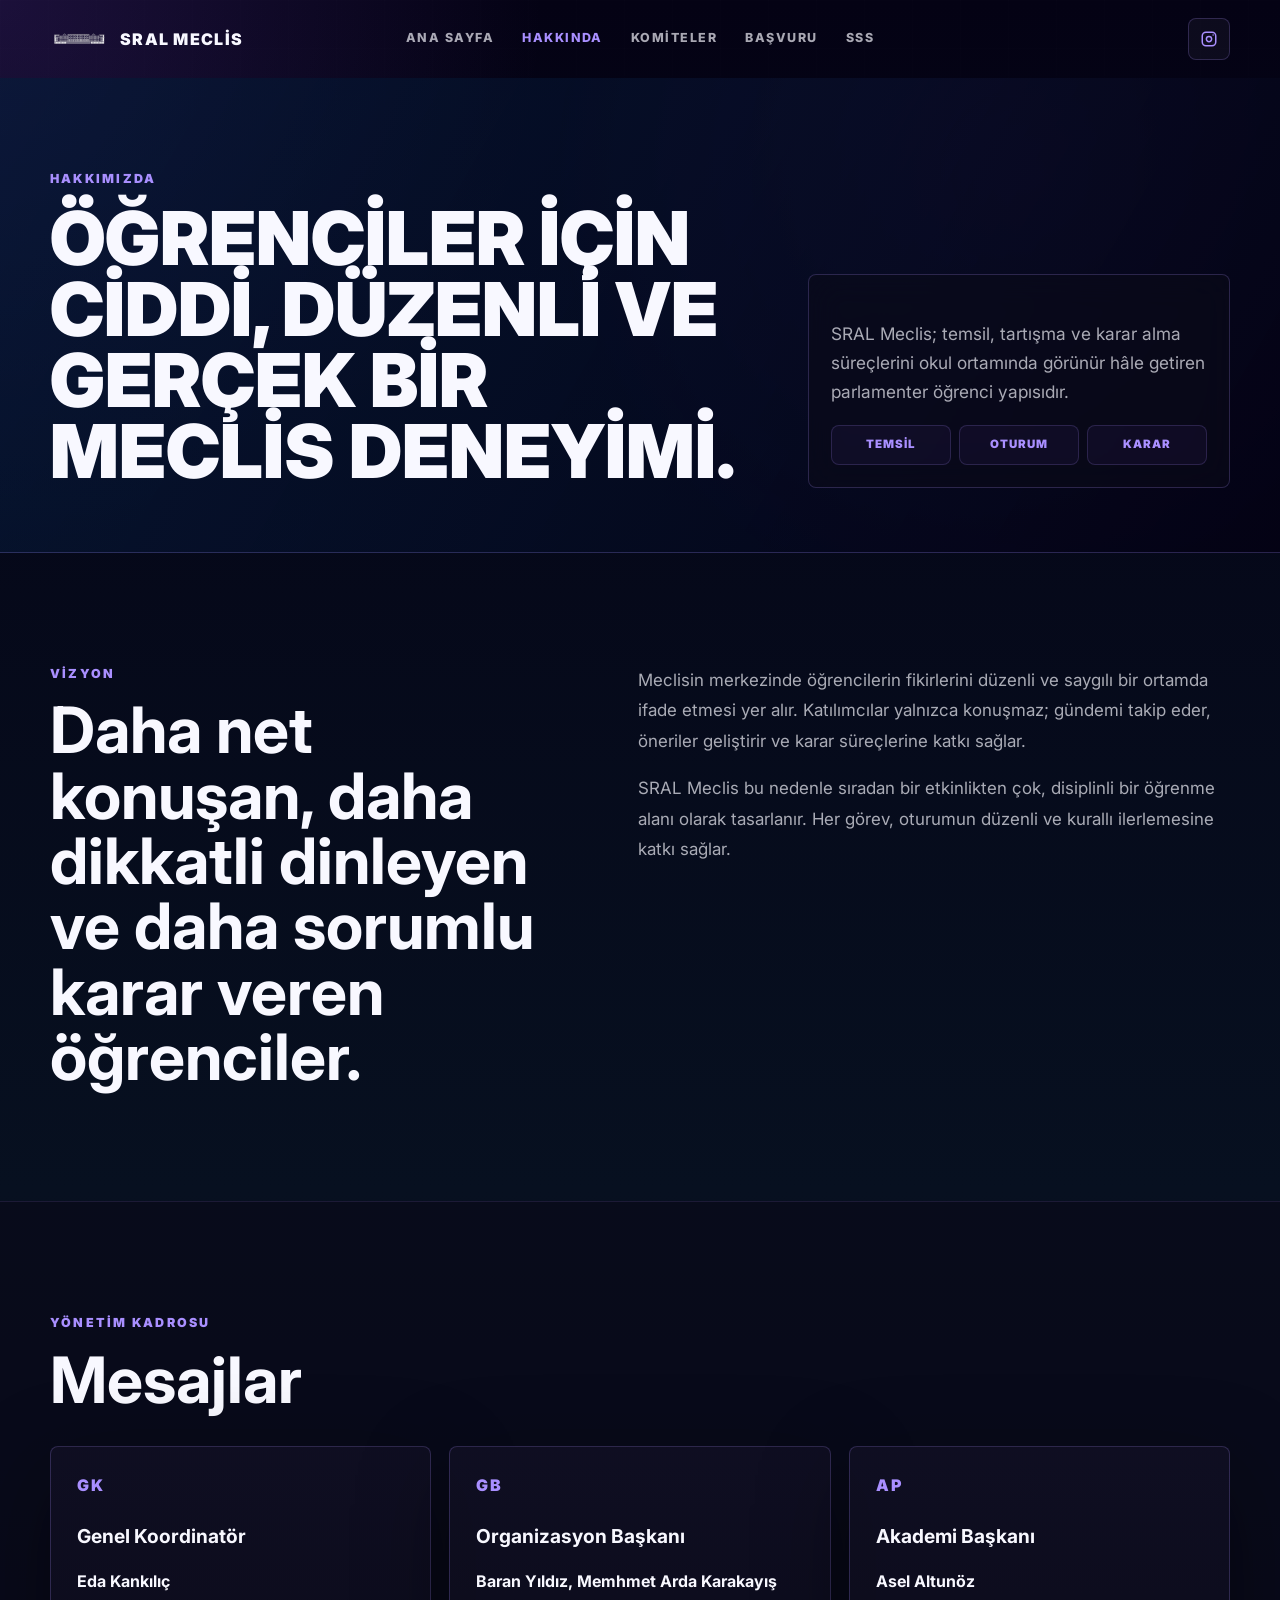
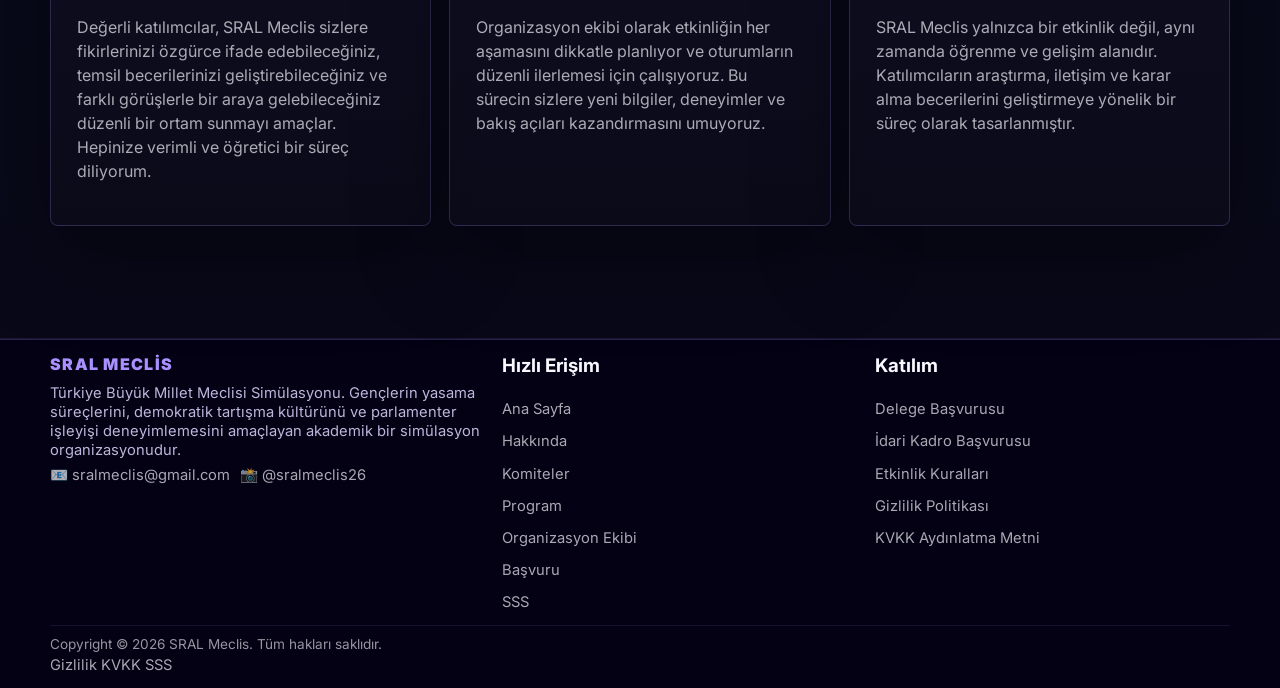
<file: hakkinda/index.html>
<!DOCTYPE html>
<html lang="tr">
  <head>
    <meta charset="UTF-8" />
    <meta name="viewport" content="width=device-width, initial-scale=1.0" />
    <title>Hakkında | SRAL Meclis</title>
    <link rel="preconnect" href="https://fonts.googleapis.com" />
    <link rel="preconnect" href="https://fonts.gstatic.com" crossorigin />
    <link href="https://fonts.googleapis.com/css2?family=Inter:wght@400;500;600;700;800;900&family=Playfair+Display:ital,wght@0,600;1,500&display=swap" rel="stylesheet" />
    <link rel="icon" href="/images/favicon.png" />
    <link rel="stylesheet" href="/styles.css" />
    <link rel="stylesheet" href="/mobile.css" media="(max-width: 760px)" />
    <!-- SEO: Open Graph, Twitter Card, canonical, JSON-LD (production domain: sralmeclis.com.tr) -->
    <meta name="robots" content="index,follow" />
    <link rel="canonical" href="https://sralmeclis.com.tr/hakkinda/" />
    <meta property="og:locale" content="tr_TR" />
    <meta property="og:type" content="website" />
    <meta property="og:site_name" content="SRAL Meclis" />
    <meta property="og:title" content="Hakkında | SRAL Meclis" />
    <meta property="og:description" content="Öğrenciler için ciddi, düzenli ve gerçek bir meclis deneyimi." />
    <meta property="og:url" content="https://sralmeclis.com.tr/hakkinda/" />
    <meta property="og:image" content="https://sralmeclis.com.tr/images/og-default.svg" />
    <meta name="twitter:card" content="summary_large_image" />
    <meta name="twitter:site" content="@sralmeclis26" />
    <meta name="twitter:title" content="Hakkında | SRAL Meclis" />
    <meta name="twitter:description" content="Öğrenciler için ciddi, düzenli ve gerçek bir meclis deneyimi." />
    <link rel="alternate" href="https://sralmeclis.com.tr/hakkinda/" hreflang="tr" />
    <meta name="keywords" content="Hakkında, SRAL Meclis, öğrenci meclisi" />
    <meta name="theme-color" content="#040214" />
    <script type="application/ld+json">
    {
      "@context": "https://schema.org",
      "@graph": [
        {
          "@type": "Organization",
          "@id": "https://sralmeclis.com.tr/#organization",
          "name": "SRAL Meclis",
          "url": "https://sralmeclis.com.tr/",
          "logo": "https://sralmeclis.com.tr/images/logo.png",
          "sameAs": ["https://instagram.com/sralmeclis26"]
        },
        {
          "@type": "WebSite",
          "@id": "https://sralmeclis.com.tr/#website",
          "url": "https://sralmeclis.com.tr/",
          "name": "SRAL Meclis",
          "publisher": {"@id": "https://sralmeclis.com.tr/#organization"}
        }
      ]
    }
    </script>
  </head>
  <body>
    <header class="site-header">
      <a class="brand" href="/anasayfa/" aria-label="SRAL Meclis ana sayfa"><img src="/images/logo.png" alt="" /><span>SRAL Meclis</span></a>
      <nav class="desktop-nav" aria-label="Ana navigasyon"><a href="/anasayfa/">Ana Sayfa</a><a class="active" href="/hakkinda/">Hakkında</a><a href="/komiteler/">Komiteler</a><a href="/basvuru/">Başvuru</a><a href="/sik-sorulan/">SSS</a></nav>
      <div class="header-actions"><a class="icon-link" href="https://instagram.com/sralmeclis26" target="_blank" rel="noopener noreferrer" aria-label="Instagram"><svg viewBox="0 0 24 24" aria-hidden="true"><rect x="3" y="3" width="18" height="18" rx="5"></rect><path d="M12 8.5a3.5 3.5 0 1 0 0 7 3.5 3.5 0 0 0 0-7z"></path><path d="M17.5 6.5h.01"></path></svg></a><button class="menu-toggle" type="button" aria-label="Menüyü aç" aria-expanded="false"><span></span><span></span></button></div>
      <nav class="mobile-nav" aria-label="Mobil navigasyon"><a href="/anasayfa/">Ana Sayfa</a><a class="active" href="/hakkinda/">Hakkında</a><a href="/komiteler/">Komiteler</a><a href="/basvuru/">Başvuru</a><a href="/sik-sorulan/">SSS</a></nav>
    </header>

      <main class="page">
    <section class="page-hero about-hero">
      <div class="container about-hero-grid">
        <div>
          <p class="eyebrow">Hakkımızda</p>
          <h1>Öğrenciler için ciddi, düzenli ve gerçek bir meclis deneyimi.</h1>
        </div>
        <div class="hero-note">
          <p>
            SRAL Meclis; temsil, tartışma ve karar alma süreçlerini okul ortamında
            görünür hâle getiren parlamenter öğrenci yapısıdır.
          </p>
          <div class="mini-stats" aria-label="SRAL Meclis odak alanları">
            <span>Temsil</span>
            <span>Oturum</span>
            <span>Karar</span>
          </div>
        </div>
      </div>
    </section>

    <section class="section reveal">
      <div class="container split">
        <div>
          <p class="eyebrow">Vizyon</p>
          <h2>Daha net konuşan, daha dikkatli dinleyen ve daha sorumlu karar veren öğrenciler.</h2>
        </div>
        <div class="prose">
          <p>
            Meclisin merkezinde öğrencilerin fikirlerini düzenli ve saygılı bir ortamda ifade etmesi yer alır.
            Katılımcılar yalnızca konuşmaz; gündemi takip eder, öneriler geliştirir ve karar süreçlerine katkı sağlar.
          </p>
          <p>
            SRAL Meclis bu nedenle sıradan bir etkinlikten çok, disiplinli bir öğrenme alanı olarak tasarlanır.
            Her görev, oturumun düzenli ve kurallı ilerlemesine katkı sağlar.
          </p>
        </div>
      </div>
    </section>

    <section class="section muted reveal">
      <div class="container">
        <div class="section-head">
          <p class="eyebrow">Yönetim Kadrosu</p>
          <h2>Mesajlar</h2>
        </div>

        <div class="role-grid">

          <article class="role-card">
            <span>GK</span>
            <h3>Genel Koordinatör</h3>
            <h4>Eda Kankılıç</h4>
            <p>
              Değerli katılımcılar,
              SRAL Meclis sizlere fikirlerinizi özgürce ifade edebileceğiniz,
              temsil becerilerinizi geliştirebileceğiniz ve farklı görüşlerle
              bir araya gelebileceğiniz düzenli bir ortam sunmayı amaçlar.
              Hepinize verimli ve öğretici bir süreç diliyorum.
            </p>
          </article>

          <article class="role-card">
            <span>GB</span>
            <h3>Organizasyon Başkanı</h3>
            <h4>Baran Yıldız, Memhmet Arda Karakayış</h4>
            <p>
              Organizasyon ekibi olarak etkinliğin her aşamasını dikkatle
              planlıyor ve oturumların düzenli ilerlemesi için çalışıyoruz.
              Bu sürecin sizlere yeni bilgiler, deneyimler ve bakış açıları
              kazandırmasını umuyoruz.
            </p>
          </article>

          <article class="role-card">
            <span>AP</span>
            <h3>Akademi Başkanı</h3>
            <h4>Asel Altunöz</h4>
            <p>
              SRAL Meclis yalnızca bir etkinlik değil, aynı zamanda öğrenme ve
              gelişim alanıdır. Katılımcıların araştırma, iletişim ve karar alma
              becerilerini geliştirmeye yönelik bir süreç olarak tasarlanmıştır.
            </p>
          </article>

        </div>
      </div>
    </section>
  </main>
    <footer class="site-footer">
      <div class="container footer-grid">

        <!-- Marka -->
        <div class="footer-section">
          <a class="footer-brand" href="/anasayfa/">
            SRAL Meclis
          </a>
          <p class="footer-desc">
            Türkiye Büyük Millet Meclisi Simülasyonu. Gençlerin yasama süreçlerini,
            demokratik tartışma kültürünü ve parlamenter işleyişi deneyimlemesini
            amaçlayan akademik bir simülasyon organizasyonudur.
          </p>
          <div class="footer-contact-lines">
            <a href="mailto:sralmeclis@gmail.com">📧 sralmeclis@gmail.com</a>
            <a href="https://instagram.com/sralmeclis26" target="_blank" rel="noopener noreferrer">📸 @sralmeclis26</a>
          </div>
        </div>

        <!-- Hızlı Erişim -->
        <div class="footer-section">
          <h3>Hızlı Erişim</h3>
          <nav aria-label="Alt navigasyon">
            <a href="/anasayfa/">Ana Sayfa</a>
            <a href="/hakkinda/">Hakkında</a>
            <a href="/komiteler/">Komiteler</a>
            <a href="/program/">Program</a>
            <a href="/ekip/">Organizasyon Ekibi</a>
            <a href="/basvuru/">Başvuru</a>
            <a href="/sik-sorulan/">SSS</a>
          </nav>
        </div>

        <!-- Katılım -->
        <div class="footer-section">
          <h3>Katılım</h3>
          <nav>
            <a href="/basvuru/">Delege Başvurusu</a>
            <a href="/basvuru/">İdari Kadro Başvurusu</a>
            <a href="/kurallar/">Etkinlik Kuralları</a>
            <a href="/gizlilik/">Gizlilik Politikası</a>
            <a href="/kvkk/">KVKK Aydınlatma Metni</a>
          </nav>
        </div>

        <!-- İletişim (kaldırıldı - footer teması korunuyor) -->

      </div>

      <div class="footer-divider"></div>

      <div class="container footer-bottom">
        <div>
          Copyright © 2026 SRAL Meclis.
          Tüm hakları saklıdır.
        </div>

        <div class="footer-bottom-links">
          <a href="/gizlilik/">Gizlilik</a>
          <a href="/kvkk/">KVKK</a>
          <a href="/sik-sorulan/">SSS</a>
        </div>
      </div>
    </footer>

    <script src="/script.js"></script>
  </body>
</html>
</file>
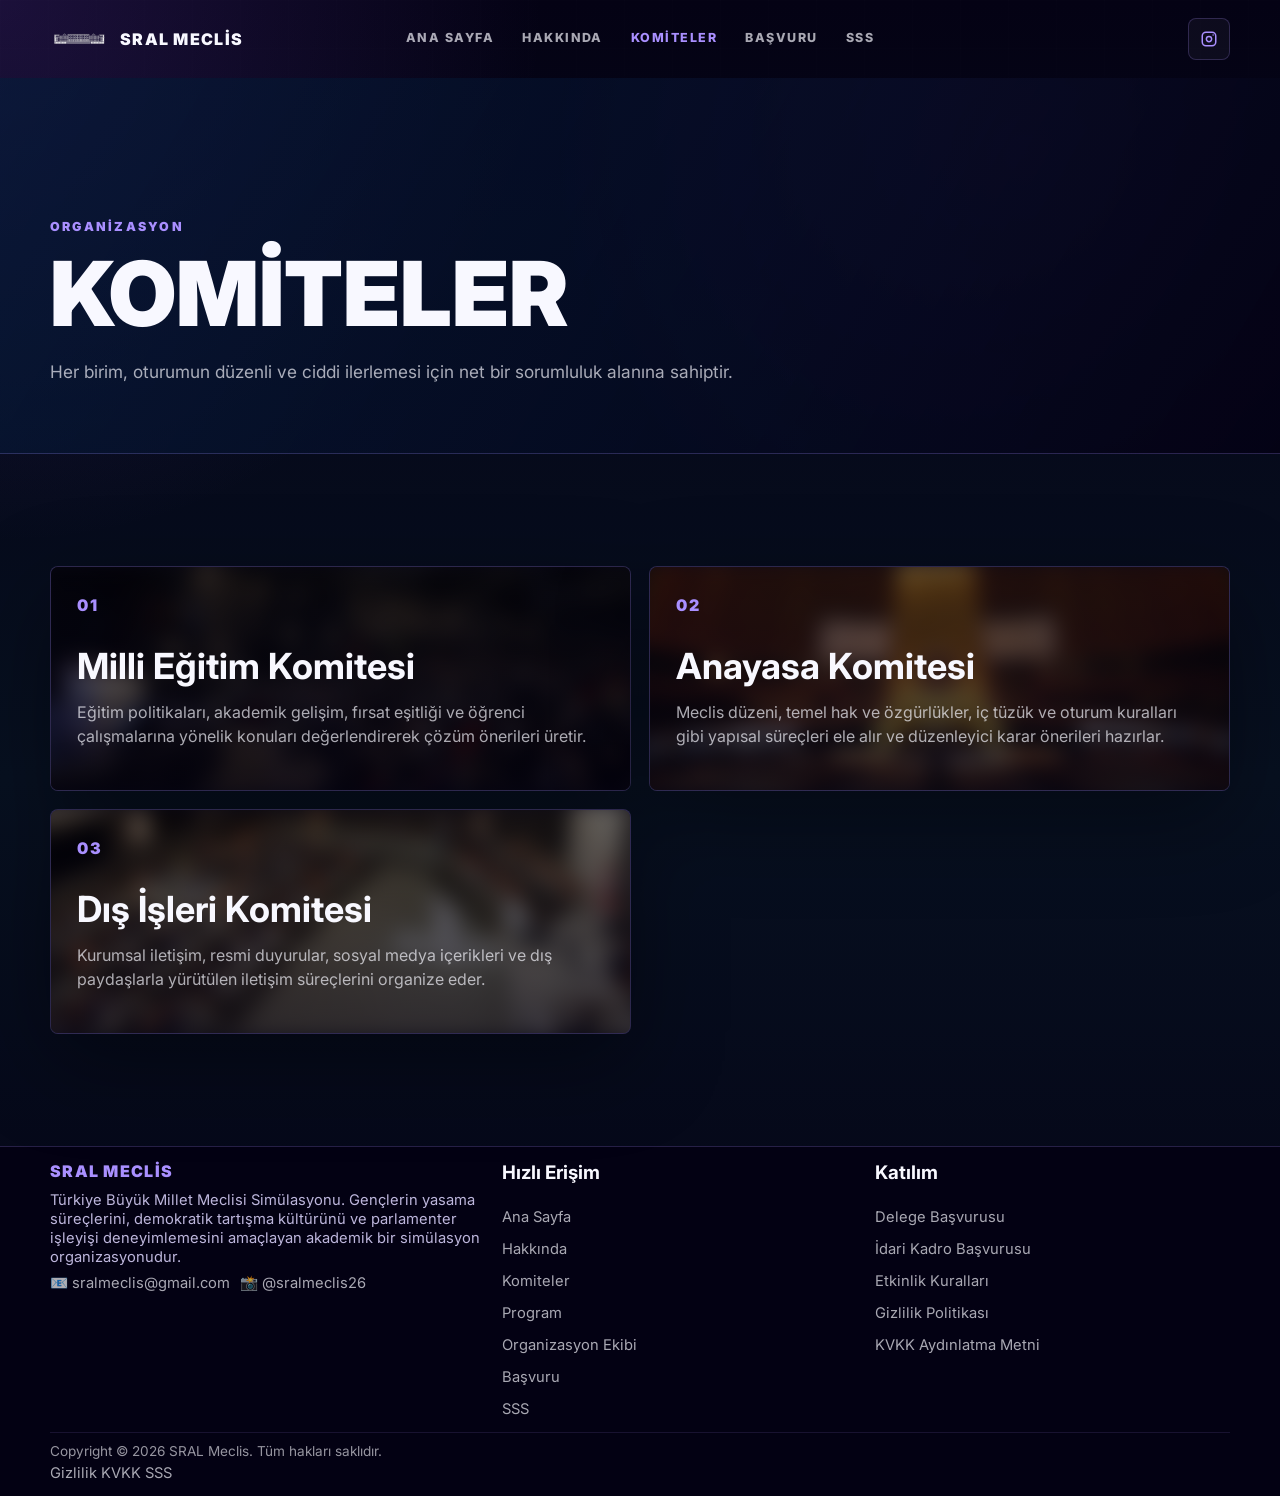
<file: komiteler/index.html>
<!DOCTYPE html>
<html lang="tr">
  <head>
    <meta charset="UTF-8" />
    <meta name="viewport" content="width=device-width, initial-scale=1.0" />
    <title>Komiteler | SRAL Meclis</title>
    <link rel="preconnect" href="https://fonts.googleapis.com" />
    <link rel="preconnect" href="https://fonts.gstatic.com" crossorigin />
    <link href="https://fonts.googleapis.com/css2?family=Inter:wght@400;500;600;700;800;900&family=Playfair+Display:ital,wght@0,600;1,500&display=swap" rel="stylesheet" />
    <link rel="icon" href="/images/favicon.png" />
    <link rel="stylesheet" href="/styles.css" />
    <link rel="stylesheet" href="/mobile.css" media="(max-width: 760px)" />
    <!-- SEO: Open Graph, Twitter Card, canonical, JSON-LD (production domain: sralmeclis.com.tr) -->
    <meta name="robots" content="index,follow" />
    <link rel="canonical" href="https://sralmeclis.com.tr/komiteler/" />
    <meta property="og:locale" content="tr_TR" />
    <meta property="og:type" content="website" />
    <meta property="og:site_name" content="SRAL Meclis" />
    <meta property="og:title" content="Komiteler | SRAL Meclis" />
    <meta property="og:description" content="Komiteler: Her birim oturumun düzenli ilerlemesi için sorumluluk alanlarına sahiptir." />
    <meta property="og:url" content="https://sralmeclis.com.tr/komiteler/" />
    <meta property="og:image" content="https://sralmeclis.com.tr/images/og-default.svg" />
    <meta name="twitter:card" content="summary_large_image" />
    <meta name="twitter:site" content="@sralmeclis26" />
    <meta name="twitter:title" content="Komiteler | SRAL Meclis" />
    <meta name="twitter:description" content="Komiteler: Her birim oturumun düzenli ilerlemesi için sorumluluk alanlarına sahiptir." />
    <link rel="alternate" href="https://sralmeclis.com.tr/komiteler/" hreflang="tr" />
    <meta name="keywords" content="komiteler, SRAL Meclis, komite" />
    <meta name="theme-color" content="#040214" />
    <script type="application/ld+json">
    {
      "@context": "https://schema.org",
      "@graph": [
        {
          "@type": "Organization",
          "@id": "https://sralmeclis.com.tr/#organization",
          "name": "SRAL Meclis",
          "url": "https://sralmeclis.com.tr/",
          "logo": "https://sralmeclis.com.tr/images/logo.png",
          "sameAs": ["https://instagram.com/sralmeclis26"]
        },
        {
          "@type": "WebSite",
          "@id": "https://sralmeclis.com.tr/#website",
          "url": "https://sralmeclis.com.tr/",
          "name": "SRAL Meclis",
          "publisher": {"@id": "https://sralmeclis.com.tr/#organization"}
        }
      ]
    }
    </script>
  </head>
  <body>
    <header class="site-header">
      <a class="brand" href="/anasayfa/" aria-label="SRAL Meclis ana sayfa"><img src="/images/logo.png" alt="" /><span>SRAL Meclis</span></a>
      <nav class="desktop-nav" aria-label="Ana navigasyon"><a href="/anasayfa/">Ana Sayfa</a><a href="/hakkinda/">Hakkında</a><a class="active" href="/komiteler/">Komiteler</a><a href="/basvuru/">Başvuru</a><a href="/sik-sorulan/">SSS</a></nav>
      <div class="header-actions"><a class="icon-link" href="https://instagram.com/sralmeclis26" target="_blank" rel="noopener noreferrer" aria-label="Instagram"><svg viewBox="0 0 24 24" aria-hidden="true"><rect x="3" y="3" width="18" height="18" rx="5"></rect><path d="M12 8.5a3.5 3.5 0 1 0 0 7 3.5 3.5 0 0 0 0-7z"></path><path d="M17.5 6.5h.01"></path></svg></a><button class="menu-toggle" type="button" aria-label="Menüyü aç" aria-expanded="false"><span></span><span></span></button></div>
      <nav class="mobile-nav" aria-label="Mobil navigasyon"><a href="/anasayfa/">Ana Sayfa</a><a href="/hakkinda/">Hakkında</a><a class="active" href="/komiteler/">Komiteler</a><a href="/basvuru/">Başvuru</a><a href="/sik-sorulan/">SSS</a></nav>
    </header>

    <main class="page">
      <section class="page-hero compact">
        <div class="container">
          <p class="eyebrow">Organizasyon</p>
          <h1>Komiteler</h1>
          <p>Her birim, oturumun düzenli ve ciddi ilerlemesi için net bir sorumluluk alanına sahiptir.</p>
        </div>
      </section>

        <section class="section reveal">
          <div class="container">
            <div class="committee-grid">

              <article class="committee-card" style="--bg-image: url('/images/meb.png')">
                <span>01</span>
                <h2>Milli Eğitim Komitesi</h2>
                <p>
                  Eğitim politikaları, akademik gelişim, fırsat eşitliği ve öğrenci
                  çalışmalarına yönelik konuları değerlendirerek çözüm önerileri üretir.
                </p>
              </article>

              <article class="committee-card" style="--bg-image: url('/images/anayasa.png')">
                <span>02</span>
                <h2>Anayasa Komitesi</h2>
                <p>
                  Meclis düzeni, temel hak ve özgürlükler, iç tüzük ve oturum kuralları
                  gibi yapısal süreçleri ele alır ve düzenleyici karar önerileri hazırlar.
                </p>
              </article>

              <article class="committee-card" style="--bg-image: url('/images/dis-isleri.png')">
                <span>03</span>
                <h2>Dış İşleri Komitesi</h2>
                <p>
                  Kurumsal iletişim, resmi duyurular, sosyal medya içerikleri ve
                  dış paydaşlarla yürütülen iletişim süreçlerini organize eder.
                </p>
              </article>

            </div>
          </div>
        </section>
    </main>

    <footer class="site-footer">
      <div class="container footer-grid">

        <!-- Marka -->
        <div class="footer-section">
          <a class="footer-brand" href="/anasayfa/">
            SRAL Meclis
          </a>
          <p class="footer-desc">
            Türkiye Büyük Millet Meclisi Simülasyonu. Gençlerin yasama süreçlerini,
            demokratik tartışma kültürünü ve parlamenter işleyişi deneyimlemesini
            amaçlayan akademik bir simülasyon organizasyonudur.
          </p>
          <div class="footer-contact-lines">
            <a href="mailto:sralmeclis@gmail.com">📧 sralmeclis@gmail.com</a>
            <a href="https://instagram.com/sralmeclis26" target="_blank" rel="noopener noreferrer">📸 @sralmeclis26</a>
          </div>
        </div>

        <!-- Hızlı Erişim -->
        <div class="footer-section">
          <h3>Hızlı Erişim</h3>
          <nav aria-label="Alt navigasyon">
            <a href="/anasayfa/">Ana Sayfa</a>
            <a href="/hakkinda/">Hakkında</a>
            <a href="/komiteler/">Komiteler</a>
            <a href="/program/">Program</a>
            <a href="/ekip/">Organizasyon Ekibi</a>
            <a href="/basvuru/">Başvuru</a>
            <a href="/sik-sorulan/">SSS</a>
          </nav>
        </div>

        <!-- Katılım -->
        <div class="footer-section">
          <h3>Katılım</h3>
          <nav>
            <a href="/basvuru/">Delege Başvurusu</a>
            <a href="/basvuru/">İdari Kadro Başvurusu</a>
            <a href="/kurallar/">Etkinlik Kuralları</a>
            <a href="/gizlilik/">Gizlilik Politikası</a>
            <a href="/kvkk/">KVKK Aydınlatma Metni</a>
          </nav>
        </div>

        <!-- İletişim (kaldırıldı - footer teması korunuyor) -->

      </div>

      <div class="footer-divider"></div>

      <div class="container footer-bottom">
        <div>
          Copyright © 2026 SRAL Meclis.
          Tüm hakları saklıdır.
        </div>

        <div class="footer-bottom-links">
          <a href="/gizlilik/">Gizlilik</a>
          <a href="/kvkk/">KVKK</a>
          <a href="/sik-sorulan/">SSS</a>
        </div>
      </div>
    </footer>

    <script src="/script.js"></script>
  </body>
</html>
</file>
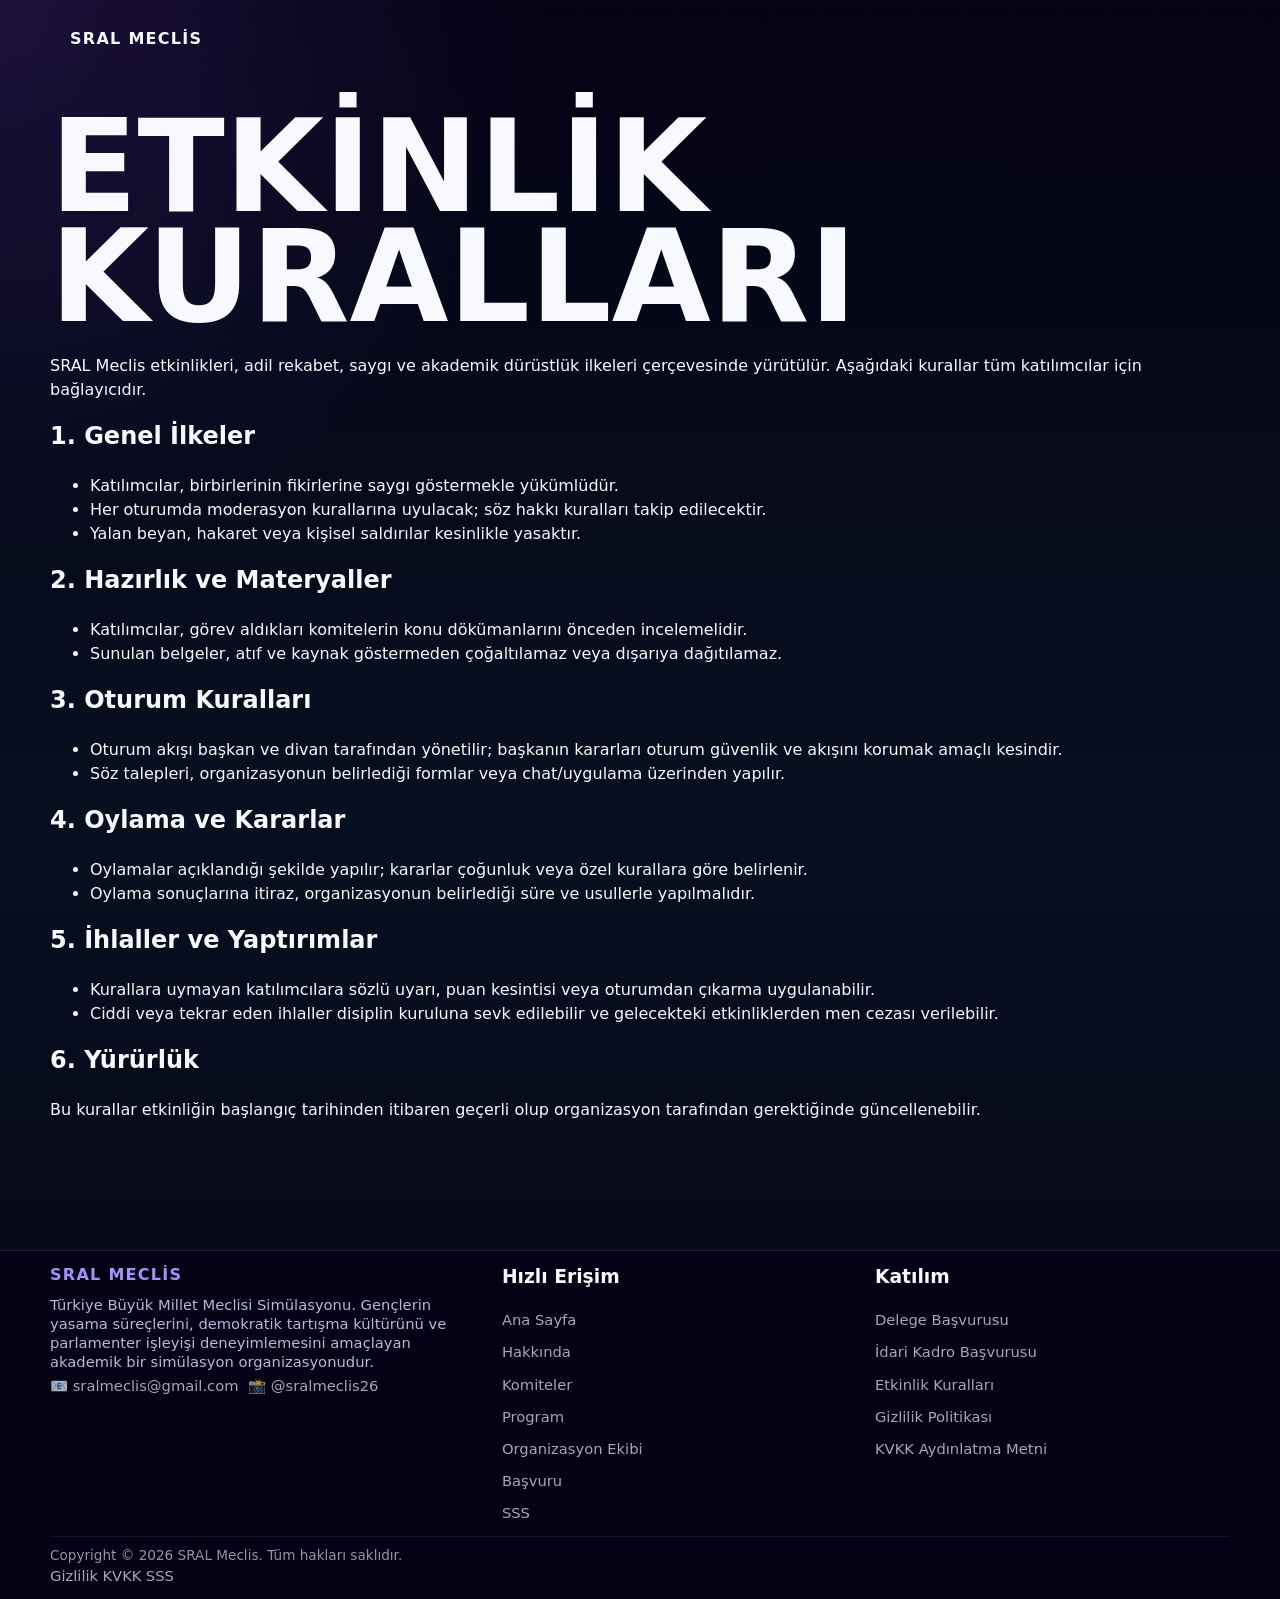
<file: kurallar/index.html>
<!doctype html>
<html lang="tr">
  <head>
    <meta charset="utf-8">
    <meta name="viewport" content="width=device-width,initial-scale=1">
    <title>Etkinlik Kuralları — SRAL Meclis</title>
    <link rel="stylesheet" href="/styles.css">
  </head>
  <body>
    <header class="site-header">
      <div class="container">
        <a class="brand" href="/anasayfa/">SRAL Meclis</a>
      </div>
    </header>

    <main class="container">
      <section class="section">
        <h1>Etkinlik Kuralları</h1>
        <p>SRAL Meclis etkinlikleri, adil rekabet, saygı ve akademik dürüstlük ilkeleri çerçevesinde yürütülür. Aşağıdaki kurallar tüm katılımcılar için bağlayıcıdır.</p>

        <h2>1. Genel İlkeler</h2>
        <ul>
          <li>Katılımcılar, birbirlerinin fikirlerine saygı göstermekle yükümlüdür.</li>
          <li>Her oturumda moderasyon kurallarına uyulacak; söz hakkı kuralları takip edilecektir.</li>
          <li>Yalan beyan, hakaret veya kişisel saldırılar kesinlikle yasaktır.</li>
        </ul>

        <h2>2. Hazırlık ve Materyaller</h2>
        <ul>
          <li>Katılımcılar, görev aldıkları komitelerin konu dökümanlarını önceden incelemelidir.</li>
          <li>Sunulan belgeler, atıf ve kaynak göstermeden çoğaltılamaz veya dışarıya dağıtılamaz.</li>
        </ul>

        <h2>3. Oturum Kuralları</h2>
        <ul>
          <li>Oturum akışı başkan ve divan tarafından yönetilir; başkanın kararları oturum güvenlik ve akışını korumak amaçlı kesindir.</li>
          <li>Söz talepleri, organizasyonun belirlediği formlar veya chat/uygulama üzerinden yapılır.</li>
        </ul>

        <h2>4. Oylama ve Kararlar</h2>
        <ul>
          <li>Oylamalar açıklandığı şekilde yapılır; kararlar çoğunluk veya özel kurallara göre belirlenir.</li>
          <li>Oylama sonuçlarına itiraz, organizasyonun belirlediği süre ve usullerle yapılmalıdır.</li>
        </ul>

        <h2>5. İhlaller ve Yaptırımlar</h2>
        <ul>
          <li>Kurallara uymayan katılımcılara sözlü uyarı, puan kesintisi veya oturumdan çıkarma uygulanabilir.</li>
          <li>Ciddi veya tekrar eden ihlaller disiplin kuruluna sevk edilebilir ve gelecekteki etkinliklerden men cezası verilebilir.</li>
        </ul>

        <h2>6. Yürürlük</h2>
        <p>Bu kurallar etkinliğin başlangıç tarihinden itibaren geçerli olup organizasyon tarafından gerektiğinde güncellenebilir.</p>
      </section>
    </main>

    <footer class="site-footer">
      <div class="container footer-grid">

        <!-- Marka -->
        <div class="footer-section">
          <a class="footer-brand" href="/anasayfa/">
            SRAL Meclis
          </a>
          <p class="footer-desc">
            Türkiye Büyük Millet Meclisi Simülasyonu. Gençlerin yasama süreçlerini,
            demokratik tartışma kültürünü ve parlamenter işleyişi deneyimlemesini
            amaçlayan akademik bir simülasyon organizasyonudur.
          </p>
          <div class="footer-contact-lines">
            <a href="mailto:sralmeclis@gmail.com">📧 sralmeclis@gmail.com</a>
            <a href="https://instagram.com/sralmeclis26" target="_blank" rel="noopener noreferrer">📸 @sralmeclis26</a>
          </div>
        </div>

        <!-- Hızlı Erişim -->
        <div class="footer-section">
          <h3>Hızlı Erişim</h3>
          <nav aria-label="Alt navigasyon">
            <a href="/anasayfa/">Ana Sayfa</a>
            <a href="/hakkinda/">Hakkında</a>
            <a href="/komiteler/">Komiteler</a>
            <a href="/program/">Program</a>
            <a href="/ekip/">Organizasyon Ekibi</a>
            <a href="/basvuru/">Başvuru</a>
            <a href="/sik-sorulan/">SSS</a>
          </nav>
        </div>

        <!-- Katılım -->
        <div class="footer-section">
          <h3>Katılım</h3>
          <nav>
            <a href="/basvuru/">Delege Başvurusu</a>
            <a href="/basvuru/">İdari Kadro Başvurusu</a>
            <a href="/kurallar/">Etkinlik Kuralları</a>
            <a href="/gizlilik/">Gizlilik Politikası</a>
            <a href="/kvkk/">KVKK Aydınlatma Metni</a>
          </nav>
        </div>

        <!-- İletişim (kaldırıldı - footer teması korunuyor) -->

      </div>

      <div class="footer-divider"></div>

      <div class="container footer-bottom">
        <div>
          Copyright © 2026 SRAL Meclis.
          Tüm hakları saklıdır.
        </div>

        <div class="footer-bottom-links">
          <a href="/gizlilik/">Gizlilik</a>
          <a href="/kvkk/">KVKK</a>
          <a href="/sik-sorulan/">SSS</a>
        </div>
      </div>
    </footer>

    <script src="/script.js"></script>
  </body>
</html>
</file>
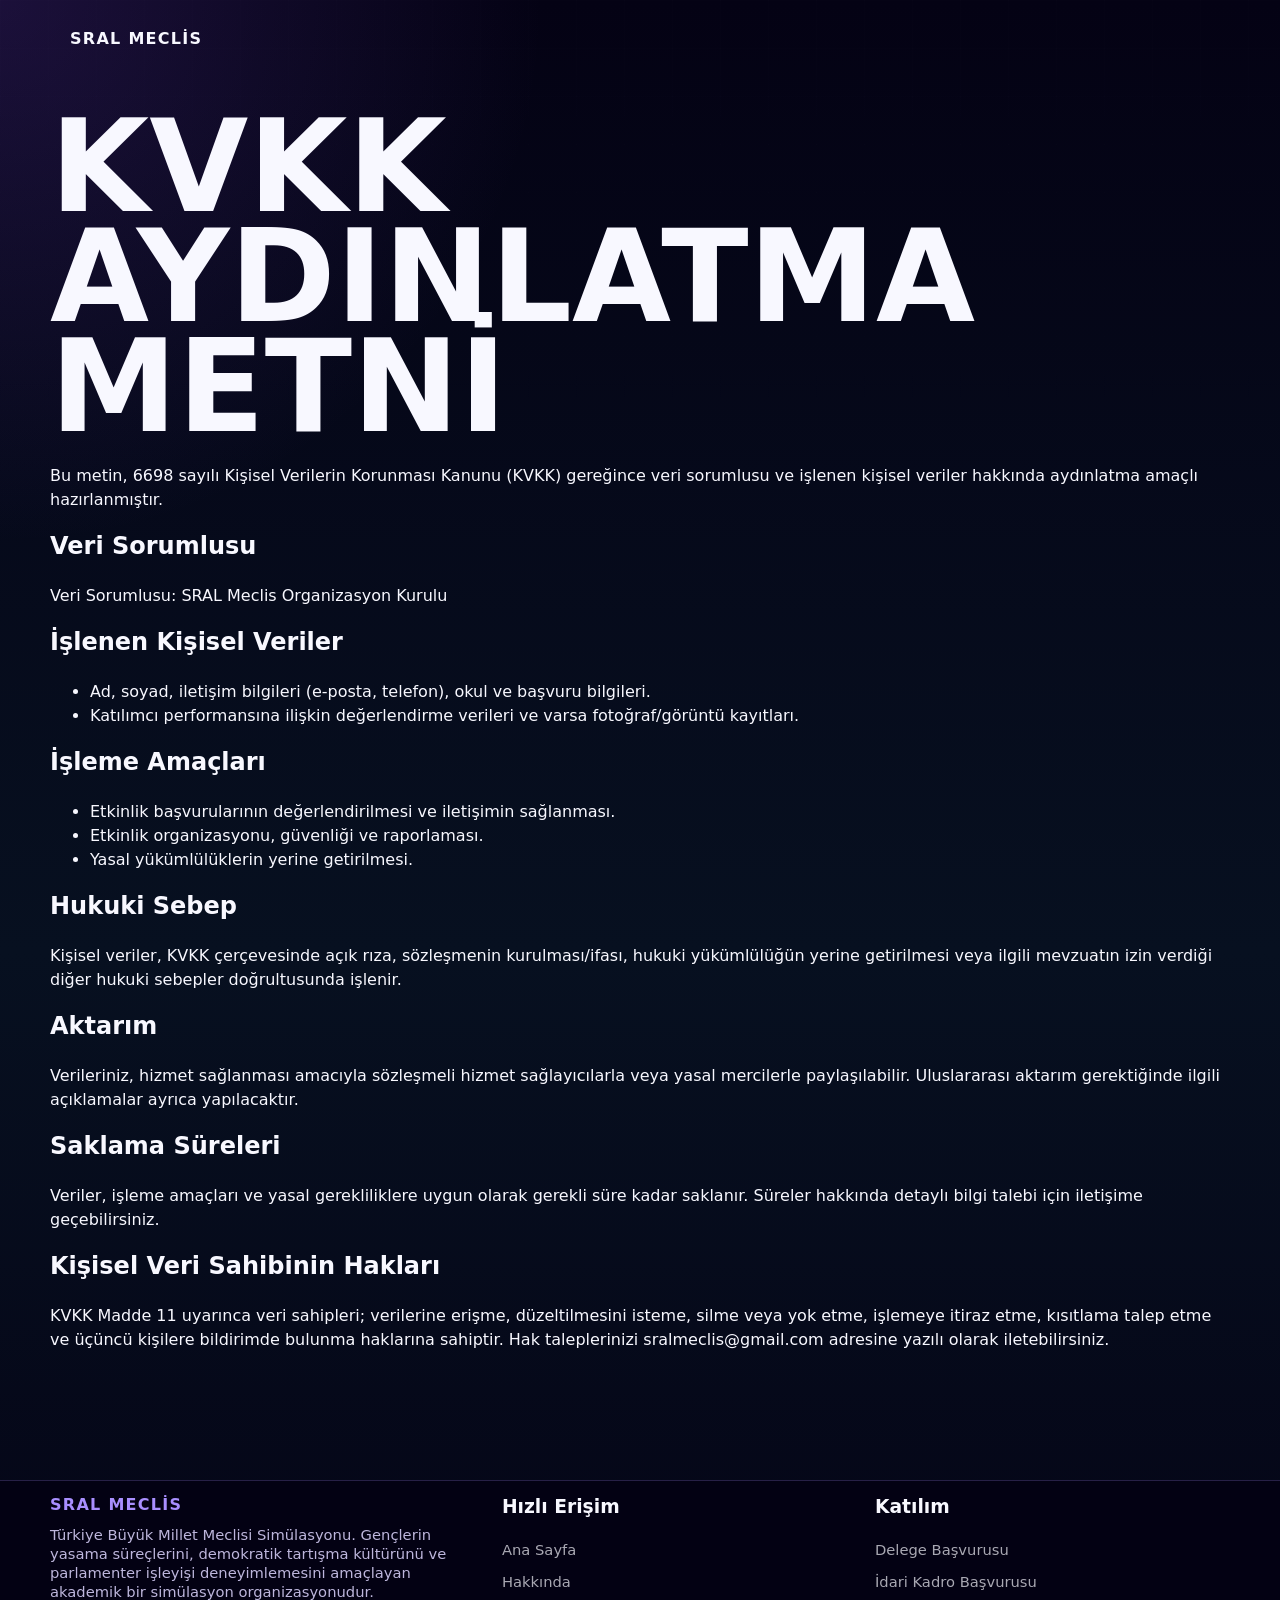
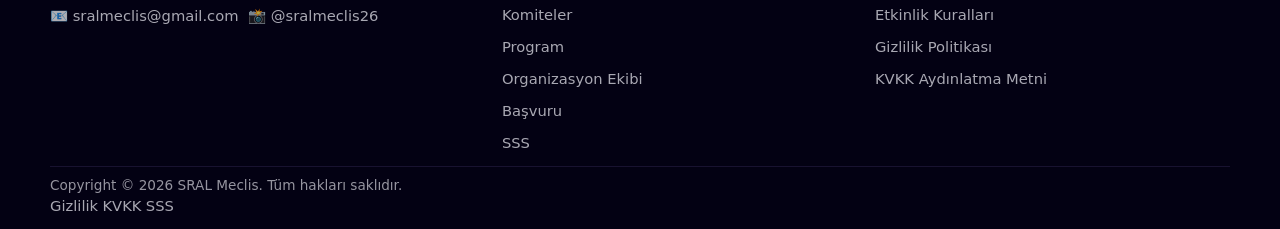
<file: kvkk/index.html>
<!doctype html>
<html lang="tr">
  <head>
    <meta charset="utf-8">
    <meta name="viewport" content="width=device-width,initial-scale=1">
    <title>KVKK Aydınlatma Metni — SRAL Meclis</title>
    <link rel="stylesheet" href="/styles.css">
  </head>
  <body>
    <header class="site-header">
      <div class="container">
        <a class="brand" href="/anasayfa/">SRAL Meclis</a>
      </div>
    </header>

    <main class="container">
      <section class="section">
        <h1>KVKK Aydınlatma Metni</h1>
        <p>Bu metin, 6698 sayılı Kişisel Verilerin Korunması Kanunu (KVKK) gereğince veri sorumlusu ve işlenen kişisel veriler hakkında aydınlatma amaçlı hazırlanmıştır.</p>

        <h2>Veri Sorumlusu</h2>
        <p>Veri Sorumlusu: SRAL Meclis Organizasyon Kurulu</p>

        <h2>İşlenen Kişisel Veriler</h2>
        <ul>
          <li>Ad, soyad, iletişim bilgileri (e-posta, telefon), okul ve başvuru bilgileri.</li>
          <li>Katılımcı performansına ilişkin değerlendirme verileri ve varsa fotoğraf/görüntü kayıtları.</li>
        </ul>

        <h2>İşleme Amaçları</h2>
        <ul>
          <li>Etkinlik başvurularının değerlendirilmesi ve iletişimin sağlanması.</li>
          <li>Etkinlik organizasyonu, güvenliği ve raporlaması.</li>
          <li>Yasal yükümlülüklerin yerine getirilmesi.</li>
        </ul>

        <h2>Hukuki Sebep</h2>
        <p>Kişisel veriler, KVKK çerçevesinde açık rıza, sözleşmenin kurulması/ifası, hukuki yükümlülüğün yerine getirilmesi veya ilgili mevzuatın izin verdiği diğer hukuki sebepler doğrultusunda işlenir.</p>

        <h2>Aktarım</h2>
        <p>Verileriniz, hizmet sağlanması amacıyla sözleşmeli hizmet sağlayıcılarla veya yasal mercilerle paylaşılabilir. Uluslararası aktarım gerektiğinde ilgili açıklamalar ayrıca yapılacaktır.</p>

        <h2>Saklama Süreleri</h2>
        <p>Veriler, işleme amaçları ve yasal gerekliliklere uygun olarak gerekli süre kadar saklanır. Süreler hakkında detaylı bilgi talebi için iletişime geçebilirsiniz.</p>

        <h2>Kişisel Veri Sahibinin Hakları</h2>
        <p>KVKK Madde 11 uyarınca veri sahipleri; verilerine erişme, düzeltilmesini isteme, silme veya yok etme, işlemeye itiraz etme, kısıtlama talep etme ve üçüncü kişilere bildirimde bulunma haklarına sahiptir. Hak taleplerinizi sralmeclis@gmail.com adresine yazılı olarak iletebilirsiniz.</p>

      </section>
    </main>

    <footer class="site-footer">
      <div class="container footer-grid">

        <!-- Marka -->
        <div class="footer-section">
          <a class="footer-brand" href="/anasayfa/">
            SRAL Meclis
          </a>
          <p class="footer-desc">
            Türkiye Büyük Millet Meclisi Simülasyonu. Gençlerin yasama süreçlerini,
            demokratik tartışma kültürünü ve parlamenter işleyişi deneyimlemesini
            amaçlayan akademik bir simülasyon organizasyonudur.
          </p>
          <div class="footer-contact-lines">
            <a href="mailto:sralmeclis@gmail.com">📧 sralmeclis@gmail.com</a>
            <a href="https://instagram.com/sralmeclis26" target="_blank" rel="noopener noreferrer">📸 @sralmeclis26</a>
          </div>
        </div>

        <!-- Hızlı Erişim -->
        <div class="footer-section">
          <h3>Hızlı Erişim</h3>
          <nav aria-label="Alt navigasyon">
            <a href="/anasayfa/">Ana Sayfa</a>
            <a href="/hakkinda/">Hakkında</a>
            <a href="/komiteler/">Komiteler</a>
            <a href="/program/">Program</a>
            <a href="/ekip/">Organizasyon Ekibi</a>
            <a href="/basvuru/">Başvuru</a>
            <a href="/sik-sorulan/">SSS</a>
          </nav>
        </div>

        <!-- Katılım -->
        <div class="footer-section">
          <h3>Katılım</h3>
          <nav>
            <a href="/basvuru/">Delege Başvurusu</a>
            <a href="/basvuru/">İdari Kadro Başvurusu</a>
            <a href="/kurallar/">Etkinlik Kuralları</a>
            <a href="/gizlilik/">Gizlilik Politikası</a>
            <a href="/kvkk/">KVKK Aydınlatma Metni</a>
          </nav>
        </div>

        <!-- İletişim (kaldırıldı - footer teması korunuyor) -->

      </div>

      <div class="footer-divider"></div>

      <div class="container footer-bottom">
        <div>
          Copyright © 2026 SRAL Meclis.
          Tüm hakları saklıdır.
        </div>

        <div class="footer-bottom-links">
          <a href="/gizlilik/">Gizlilik</a>
          <a href="/kvkk/">KVKK</a>
          <a href="/sik-sorulan/">SSS</a>
        </div>
      </div>
    </footer>

    <script src="/script.js"></script>
  </body>
</html>
</file>
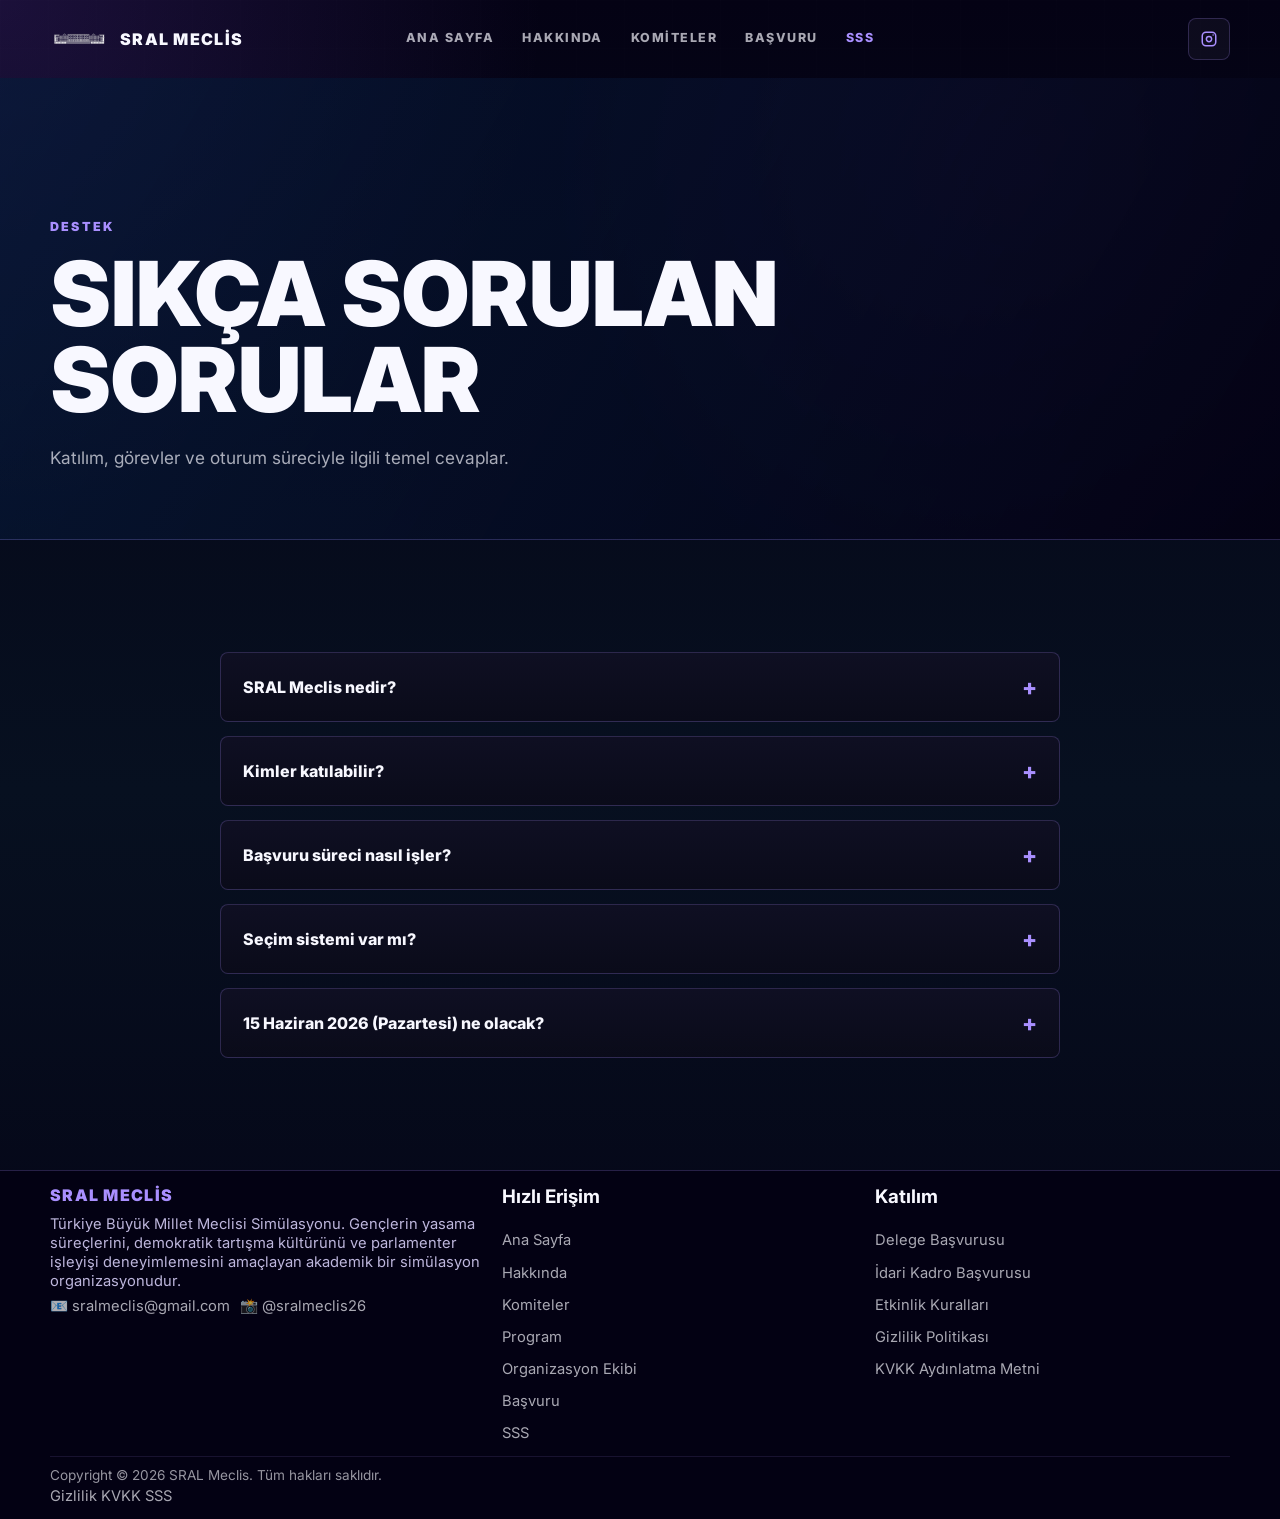
<file: sik-sorulan/index.html>
<!DOCTYPE html>
<html lang="tr">
  <head>
    <meta charset="UTF-8" />
    <meta name="viewport" content="width=device-width, initial-scale=1.0" />
    <title>SSS | SRAL Meclis</title>
    <link rel="preconnect" href="https://fonts.googleapis.com" />
    <link rel="preconnect" href="https://fonts.gstatic.com" crossorigin />
    <link href="https://fonts.googleapis.com/css2?family=Inter:wght@400;500;600;700;800;900&family=Playfair+Display:ital,wght@0,600;1,500&display=swap" rel="stylesheet" />
    <link rel="icon" href="/images/favicon.png" />
    <link rel="stylesheet" href="/styles.css" />
    <link rel="stylesheet" href="/mobile.css" media="(max-width: 760px)" />
    <!-- SEO: Open Graph, Twitter Card, canonical, JSON-LD (production domain: sralmeclis.com.tr) -->
    <meta name="robots" content="index,follow" />
    <link rel="canonical" href="https://sralmeclis.com.tr/sss/" />
    <meta property="og:locale" content="tr_TR" />
    <meta property="og:type" content="website" />
    <meta property="og:site_name" content="SRAL Meclis" />
    <meta property="og:title" content="SSS | SRAL Meclis" />
    <meta property="og:description" content="Katılım, görevler ve oturum süreciyle ilgili temel cevaplar." />
    <meta property="og:url" content="https://sralmeclis.com.tr/sss/" />
    <meta property="og:image" content="https://sralmeclis.com.tr/images/og-default.svg" />
    <meta name="twitter:card" content="summary_large_image" />
    <meta name="twitter:site" content="@sralmeclis26" />
    <meta name="twitter:title" content="SSS | SRAL Meclis" />
    <meta name="twitter:description" content="Katılım, görevler ve oturum süreciyle ilgili temel cevaplar." />
    <link rel="alternate" href="https://sralmeclis.com.tr/sss/" hreflang="tr" />
    <meta name="keywords" content="SSS, sıkça sorulan sorular, SRAL Meclis" />
    <meta name="theme-color" content="#040214" />
    <script type="application/ld+json">
    {
      "@context": "https://schema.org",
      "@graph": [
        {
          "@type": "Organization",
          "@id": "https://sralmeclis.com.tr/#organization",
          "name": "SRAL Meclis",
          "url": "https://sralmeclis.com.tr/",
          "logo": "https://sralmeclis.com.tr/images/logo.png",
          "sameAs": ["https://instagram.com/sralmeclis26"]
        },
        {
          "@type": "WebSite",
          "@id": "https://sralmeclis.com.tr/#website",
          "url": "https://sralmeclis.com.tr/",
          "name": "SRAL Meclis",
          "publisher": {"@id": "https://sralmeclis.com.tr/#organization"}
        }
      ]
    }
    </script>
  </head>
  <body>
    <header class="site-header">
      <a class="brand" href="/anasayfa/" aria-label="SRAL Meclis ana sayfa"><img src="/images/logo.png" alt="" /><span>SRAL Meclis</span></a>
      <nav class="desktop-nav" aria-label="Ana navigasyon"><a href="/anasayfa/">Ana Sayfa</a><a href="/hakkinda/">Hakkında</a><a href="/komiteler/">Komiteler</a><a href="/basvuru/">Başvuru</a><a class="active" href="/sik-sorulan/">SSS</a></nav>
      <div class="header-actions"><a class="icon-link" href="https://instagram.com/sralmeclis26" target="_blank" rel="noopener noreferrer" aria-label="Instagram"><svg viewBox="0 0 24 24" aria-hidden="true"><rect x="3" y="3" width="18" height="18" rx="5"></rect><path d="M12 8.5a3.5 3.5 0 1 0 0 7 3.5 3.5 0 0 0 0-7z"></path><path d="M17.5 6.5h.01"></path></svg></a><button class="menu-toggle" type="button" aria-label="Menüyü aç" aria-expanded="false"><span></span><span></span></button></div>
      <nav class="mobile-nav" aria-label="Mobil navigasyon"><a href="/anasayfa/">Ana Sayfa</a><a href="/hakkinda/">Hakkında</a><a href="/komiteler/">Komiteler</a><a href="/basvuru/">Başvuru</a><a class="active" href="/sik-sorulan/">SSS</a></nav>
    </header>

    <main class="page">
      <section class="page-hero compact">
        <div class="container">
          <p class="eyebrow">Destek</p>
          <h1>Sıkça Sorulan Sorular</h1>
          <p>Katılım, görevler ve oturum süreciyle ilgili temel cevaplar.</p>
        </div>
      </section>

      <section class="section reveal">
        <div class="container narrow">
          <div class="faq-list">
            <details>
              <summary>SRAL Meclis nedir?</summary>
              <p>SRAL Meclis, öğrencilerin temsil, kurul disiplini ve karar alma kültürünü parlamenter bir yapı içinde deneyimlediği öğrenci organizasyonudur.</p>
            </details>
            <details>
              <summary>Kimler katılabilir?</summary>
              <p>SRAL öğrencileri ve duyurulan şartları sağlayan adaylar başvuru formu üzerinden katılım veya organizasyon görevi için başvuru yapabilir.</p>
            </details>
            <details>
              <summary>Başvuru süreci nasıl işler?</summary>
              <p>Başvurular Google Forms üzerinden alınır. Formda aday bilgileri, görev tercihleri ve katılım alanları değerlendirme için toplanır.</p>
            </details>
            <details>
              <summary>Seçim sistemi var mı?</summary>
              <p>Görev dağılımı başvuru yoğunluğu ve organizasyon ihtiyacına göre belirlenir. Gerekli görülürse temsil veya seçim esasları ayrıca ilan edilir.</p>
            </details>
            <details>
              <summary>15 Haziran 2026 (Pazartesi) ne olacak?</summary>
              <p>15 Haziran 2026 (Pazartesi) programı; SRAL Meclis tanıtımı, birim bilgilendirmeleri ve başvuru süreci duyuruları için planlanan resmi tarihtir.</p>
            </details>
          </div>
        </div>
      </section>
    </main>

    <footer class="site-footer">
      <div class="container footer-grid">

        <!-- Marka -->
        <div class="footer-section">
          <a class="footer-brand" href="/anasayfa/">
            SRAL Meclis
          </a>
          <p class="footer-desc">
            Türkiye Büyük Millet Meclisi Simülasyonu. Gençlerin yasama süreçlerini,
            demokratik tartışma kültürünü ve parlamenter işleyişi deneyimlemesini
            amaçlayan akademik bir simülasyon organizasyonudur.
          </p>
          <div class="footer-contact-lines">
            <a href="mailto:sralmeclis@gmail.com">📧 sralmeclis@gmail.com</a>
            <a href="https://instagram.com/sralmeclis26" target="_blank" rel="noopener noreferrer">📸 @sralmeclis26</a>
          </div>
        </div>

        <!-- Hızlı Erişim -->
        <div class="footer-section">
          <h3>Hızlı Erişim</h3>
          <nav aria-label="Alt navigasyon">
            <a href="/anasayfa/">Ana Sayfa</a>
            <a href="/hakkinda/">Hakkında</a>
            <a href="/komiteler/">Komiteler</a>
            <a href="/program/">Program</a>
            <a href="/ekip/">Organizasyon Ekibi</a>
            <a href="/basvuru/">Başvuru</a>
            <a href="/sik-sorulan/">SSS</a>
          </nav>
        </div>

        <!-- Katılım -->
        <div class="footer-section">
          <h3>Katılım</h3>
          <nav>
            <a href="/basvuru/">Delege Başvurusu</a>
            <a href="/basvuru/">İdari Kadro Başvurusu</a>
            <a href="/kurallar/">Etkinlik Kuralları</a>
            <a href="/gizlilik/">Gizlilik Politikası</a>
            <a href="/kvkk/">KVKK Aydınlatma Metni</a>
          </nav>
        </div>

        <!-- İletişim (kaldırıldı - footer teması korunuyor) -->

      </div>

      <div class="footer-divider"></div>

      <div class="container footer-bottom">
        <div>
          Copyright © 2026 SRAL Meclis.
          Tüm hakları saklıdır.
        </div>

        <div class="footer-bottom-links">
          <a href="/gizlilik/">Gizlilik</a>
          <a href="/kvkk/">KVKK</a>
          <a href="/sik-sorulan/">SSS</a>
        </div>
      </div>
    </footer>

    <script src="/script.js"></script>
  </body>
</html>
</file>
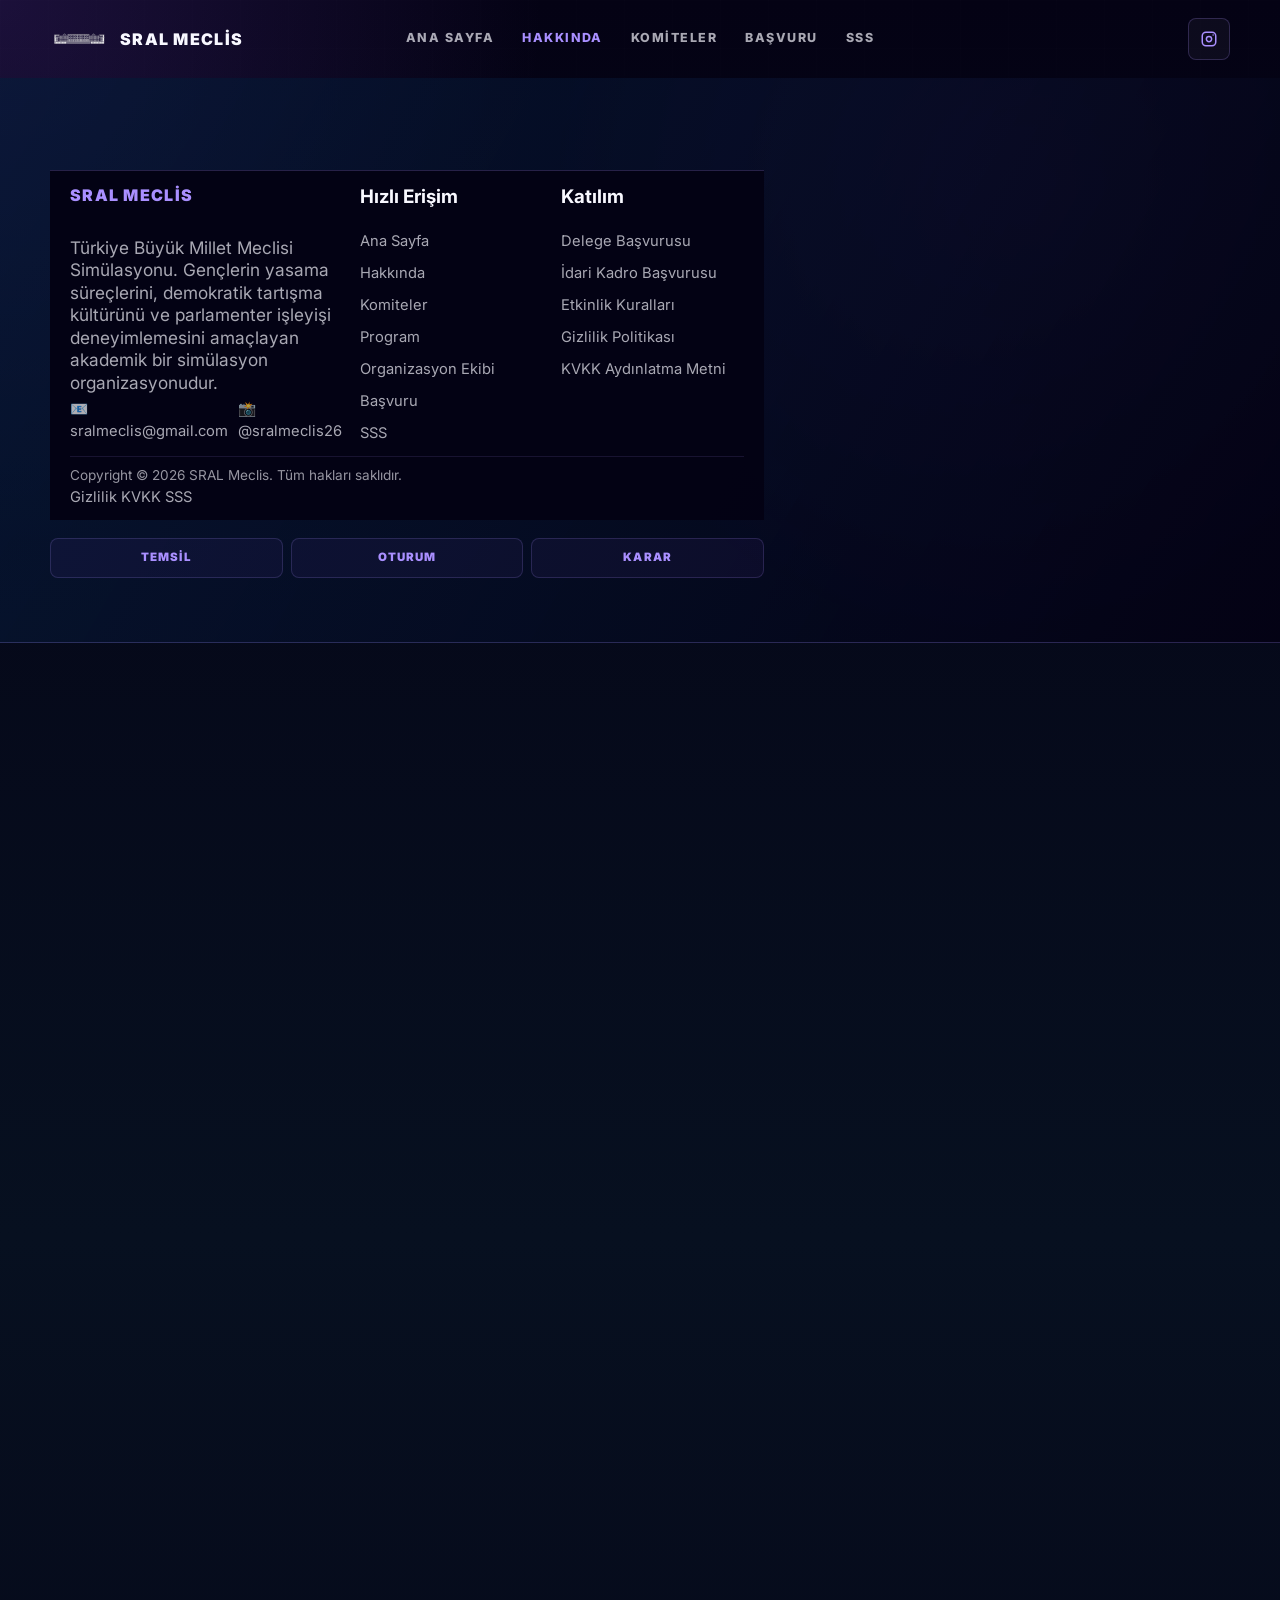
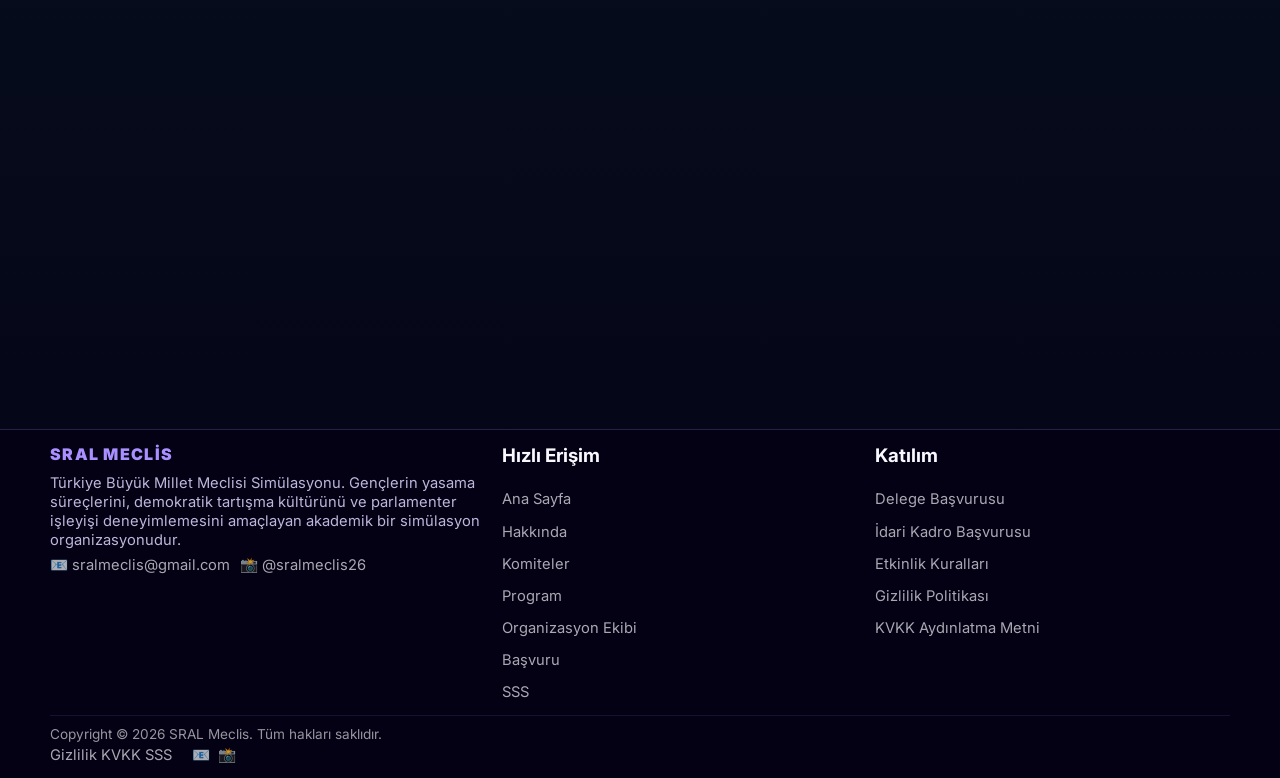
<file: about.html>
<!DOCTYPE html>
<html lang="tr">
  <head>
    <meta charset="UTF-8" />
    <meta name="viewport" content="width=device-width, initial-scale=1.0" />
    <title>Hakkında | SRAL Meclis</title>
    <link rel="preconnect" href="https://fonts.googleapis.com" />
    <link rel="preconnect" href="https://fonts.gstatic.com" crossorigin />
    <link href="https://fonts.googleapis.com/css2?family=Inter:wght@400;500;600;700;800;900&family=Playfair+Display:ital,wght@0,600;1,500&display=swap" rel="stylesheet" />
    <link rel="icon" href="/images/favicon.png" />
    <link rel="stylesheet" href="/styles.css" />
    <link rel="stylesheet" href="/mobile.css" media="(max-width: 760px)" />
    <!-- SEO: Open Graph, Twitter Card, canonical, JSON-LD (production domain: sralmeclis.com.tr) -->
    <meta name="robots" content="index,follow" />
    <link rel="canonical" href="https://sralmeclis.com.tr/hakkinda/" />
    <meta property="og:locale" content="tr_TR" />
    <meta property="og:type" content="website" />
    <meta property="og:site_name" content="SRAL Meclis" />
    <meta property="og:title" content="Hakkında | SRAL Meclis" />
    <meta property="og:description" content="Öğrenciler için ciddi, düzenli ve gerçek bir meclis deneyimi." />
    <meta property="og:url" content="https://sralmeclis.com.tr/hakkinda/" />
    <meta property="og:image" content="https://sralmeclis.com.tr/images/og-default.svg" />
    <meta name="twitter:card" content="summary_large_image" />
    <meta name="twitter:site" content="@sralmeclis26" />
    <meta name="twitter:title" content="Hakkında | SRAL Meclis" />
    <meta name="twitter:description" content="Öğrenciler için ciddi, düzenli ve gerçek bir meclis deneyimi." />
    <link rel="alternate" href="https://sralmeclis.com.tr/hakkinda/" hreflang="tr" />
    <meta name="keywords" content="Hakkında, SRAL Meclis, öğrenci meclisi" />
    <meta name="theme-color" content="#040214" />
    <script type="application/ld+json">
    {
      "@context": "https://schema.org",
      "@graph": [
        {
          "@type": "Organization",
          "@id": "https://sralmeclis.com.tr/#organization",
          "name": "SRAL Meclis",
          "url": "https://sralmeclis.com.tr/",
          "logo": "https://sralmeclis.com.tr/images/logo.png",
          "sameAs": ["https://instagram.com/sralmeclis26"]
        },
        {
          "@type": "WebSite",
          "@id": "https://sralmeclis.com.tr/#website",
          "url": "https://sralmeclis.com.tr/",
          "name": "SRAL Meclis",
          "publisher": {"@id": "https://sralmeclis.com.tr/#organization"}
        }
      ]
    }
    </script>
  </head>
  <body>
    <header class="site-header">
      <a class="brand" href="/anasayfa/" aria-label="SRAL Meclis ana sayfa"><img src="/images/logo.png" alt="" /><span>SRAL Meclis</span></a>
      <nav class="desktop-nav" aria-label="Ana navigasyon"><a href="/anasayfa/">Ana Sayfa</a><a class="active" href="/hakkinda/">Hakkında</a><a href="/komiteler/">Komiteler</a><a href="/basvuru/">Başvuru</a><a href="/sik-sorulan/">SSS</a></nav>
      <div class="header-actions"><a class="icon-link" href="https://instagram.com/sralmeclis26" target="_blank" rel="noopener noreferrer" aria-label="Instagram"><svg viewBox="0 0 24 24" aria-hidden="true"><rect x="3" y="3" width="18" height="18" rx="5"></rect><path d="M12 8.5a3.5 3.5 0 1 0 0 7 3.5 3.5 0 0 0 0-7z"></path><path d="M17.5 6.5h.01"></path></svg></a><button class="menu-toggle" type="button" aria-label="Menüyü aç" aria-expanded="false"><span></span><span></span></button></div>
      <nav class="mobile-nav" aria-label="Mobil navigasyon"><a href="/anasayfa/">Ana Sayfa</a><a class="active" href="/hakkinda/">Hakkında</a><a href="/komiteler/">Komiteler</a><a href="/basvuru/">Başvuru</a><a href="/sik-sorulan/">SSS</a></nav>
    </header>

      <main class="page">
    <section class="page-hero about-hero">
      <div class="container about-hero-grid">
        <div>
    <footer class="site-footer">
      <div class="container footer-grid">

        <!-- Marka -->
        <div class="footer-section">
          <a class="footer-brand" href="/anasayfa/">
            SRAL Meclis
          </a>
          <p class="footer-desc">
            Türkiye Büyük Millet Meclisi Simülasyonu. Gençlerin yasama süreçlerini,
            demokratik tartışma kültürünü ve parlamenter işleyişi deneyimlemesini
            amaçlayan akademik bir simülasyon organizasyonudur.
          </p>
          <div class="footer-contact-lines">
            <a href="mailto:sralmeclis@gmail.com">📧 sralmeclis@gmail.com</a>
            <a href="https://instagram.com/sralmeclis26" target="_blank" rel="noopener noreferrer">📸 @sralmeclis26</a>
          </div>
        </div>

        <!-- Hızlı Erişim -->
        <div class="footer-section">
          <h3>Hızlı Erişim</h3>
          <nav aria-label="Alt navigasyon">
            <a href="/anasayfa/">Ana Sayfa</a>
            <a href="/hakkinda/">Hakkında</a>
            <a href="/komiteler/">Komiteler</a>
            <a href="/program/">Program</a>
            <a href="/ekip/">Organizasyon Ekibi</a>
            <a href="/basvuru/">Başvuru</a>
            <a href="/sik-sorulan/">SSS</a>
          </nav>
        </div>

        <!-- Katılım -->
        <div class="footer-section">
          <h3>Katılım</h3>
          <nav>
            <a href="/basvuru/">Delege Başvurusu</a>
            <a href="/basvuru/">İdari Kadro Başvurusu</a>
            <a href="/kurallar/">Etkinlik Kuralları</a>
            <a href="/gizlilik/">Gizlilik Politikası</a>
            <a href="/kvkk/">KVKK Aydınlatma Metni</a>
          </nav>
        </div>

        <!-- İletişim (kaldırıldı - footer teması korunuyor) -->

      </div>

      <div class="footer-divider"></div>

      <div class="container footer-bottom">
        <div>
          Copyright © 2026 SRAL Meclis.
          Tüm hakları saklıdır.
        </div>

        <div class="footer-bottom-links">
          <a href="/gizlilik/">Gizlilik</a>
          <a href="/kvkk/">KVKK</a>
          <a href="/sik-sorulan/">SSS</a>
        </div>
      </div>
    </footer>

    <script src="/script.js"></script>
          <div class="mini-stats" aria-label="SRAL Meclis odak alanları">
            <span>Temsil</span>
            <span>Oturum</span>
            <span>Karar</span>
          </div>
        </div>
      </div>
    </section>

    <section class="section reveal">
      <div class="container split">
        <div>
          <p class="eyebrow">Vizyon</p>
          <h2>Daha net konuşan, daha dikkatli dinleyen ve daha sorumlu karar veren öğrenciler.</h2>
        </div>
        <div class="prose">
          <p>
            Meclisin merkezinde öğrencilerin fikirlerini düzenli ve saygılı bir ortamda ifade etmesi yer alır.
            Katılımcılar yalnızca konuşmaz; gündemi takip eder, öneriler geliştirir ve karar süreçlerine katkı sağlar.
          </p>
          <p>
            SRAL Meclis bu nedenle sıradan bir etkinlikten çok, disiplinli bir öğrenme alanı olarak tasarlanır.
            Her görev, oturumun düzenli ve kurallı ilerlemesine katkı sağlar.
          </p>
        </div>
      </div>
    </section>

    <section class="section muted reveal">
      <div class="container">
        <div class="section-head">
          <p class="eyebrow">Yönetim Kadrosu</p>
          <h2>Mesajlar</h2>
        </div>

        <div class="role-grid">

          <article class="role-card">
            <span>GK</span>
            <h3>Genel Koordinatör</h3>
            <h4>Eda Kankılıç</h4>
            <p>
              Değerli katılımcılar,
              SRAL Meclis sizlere fikirlerinizi özgürce ifade edebileceğiniz,
              temsil becerilerinizi geliştirebileceğiniz ve farklı görüşlerle
              bir araya gelebileceğiniz düzenli bir ortam sunmayı amaçlar.
              Hepinize verimli ve öğretici bir süreç diliyorum.
            </p>
          </article>

          <article class="role-card">
            <span>GB</span>
            <h3>Organizasyon Başkanı</h3>
            <h4>Baran Yıldız, Memhmet Arda Karakayış</h4>
            <p>
              Organizasyon ekibi olarak etkinliğin her aşamasını dikkatle
              planlıyor ve oturumların düzenli ilerlemesi için çalışıyoruz.
              Bu sürecin sizlere yeni bilgiler, deneyimler ve bakış açıları
              kazandırmasını umuyoruz.
            </p>
          </article>

          <article class="role-card">
            <span>AP</span>
            <h3>Akademi Başkanı</h3>
            <h4>Asel Altunöz</h4>
            <p>
              SRAL Meclis yalnızca bir etkinlik değil, aynı zamanda öğrenme ve
              gelişim alanıdır. Katılımcıların araştırma, iletişim ve karar alma
              becerilerini geliştirmeye yönelik bir süreç olarak tasarlanmıştır.
            </p>
          </article>

        </div>
      </div>
    </section>
  </main>

    <footer class="site-footer">
      <div class="container footer-grid">

        <!-- Marka -->
        <div class="footer-section">
          <a class="footer-brand" href="/anasayfa/">
            SRAL Meclis
          </a>
          <p class="footer-desc">
            Türkiye Büyük Millet Meclisi Simülasyonu. Gençlerin yasama süreçlerini,
            demokratik tartışma kültürünü ve parlamenter işleyişi deneyimlemesini
            amaçlayan akademik bir simülasyon organizasyonudur.
          </p>
          <div class="footer-contact-lines">
            <a href="mailto:sralmeclis@gmail.com">📧 sralmeclis@gmail.com</a>
            <a href="https://instagram.com/sralmeclis26" target="_blank" rel="noopener noreferrer">📸 @sralmeclis26</a>
          </div>
        </div>

        <!-- Hızlı Erişim -->
        <div class="footer-section">
          <h3>Hızlı Erişim</h3>
          <nav aria-label="Alt navigasyon">
            <a href="/anasayfa/">Ana Sayfa</a>
            <a href="/hakkinda/">Hakkında</a>
            <a href="/komiteler/">Komiteler</a>
            <a href="/program/">Program</a>
            <a href="/ekip/">Organizasyon Ekibi</a>
            <a href="/basvuru/">Başvuru</a>
            <a href="/sik-sorulan/">SSS</a>
          </nav>
        </div>

        <!-- Katılım -->
        <div class="footer-section">
          <h3>Katılım</h3>
          <nav>
            <a href="/basvuru/">Delege Başvurusu</a>
            <a href="/basvuru/">İdari Kadro Başvurusu</a>
            <a href="/kurallar/">Etkinlik Kuralları</a>
            <a href="/gizlilik/">Gizlilik Politikası</a>
            <a href="/kvkk/">KVKK Aydınlatma Metni</a>
          </nav>
        </div>

        <!-- İletişim (kaldırıldı - footer teması korunuyor) -->

      </div>

      <div class="footer-divider"></div>

      <div class="container footer-bottom">
        <div>
          Copyright © 2026 SRAL Meclis.
          Tüm hakları saklıdır.
        </div>

        <div class="footer-bottom-links">
          <a href="/gizlilik/">Gizlilik</a>
          <a href="/kvkk/">KVKK</a>
          <a href="/sik-sorulan/">SSS</a>
          <span class="footer-contacts-inline" aria-hidden="false">
            <a href="mailto:sralmeclis@gmail.com" aria-label="E-posta">📧</a>
            <a href="https://instagram.com/sralmeclis26" target="_blank" rel="noopener noreferrer" aria-label="Instagram">📸</a>
          </span>
        </div>
      </div>
    </footer>

    <script src="/script.js"></script>
  </body>
</html>
</file>
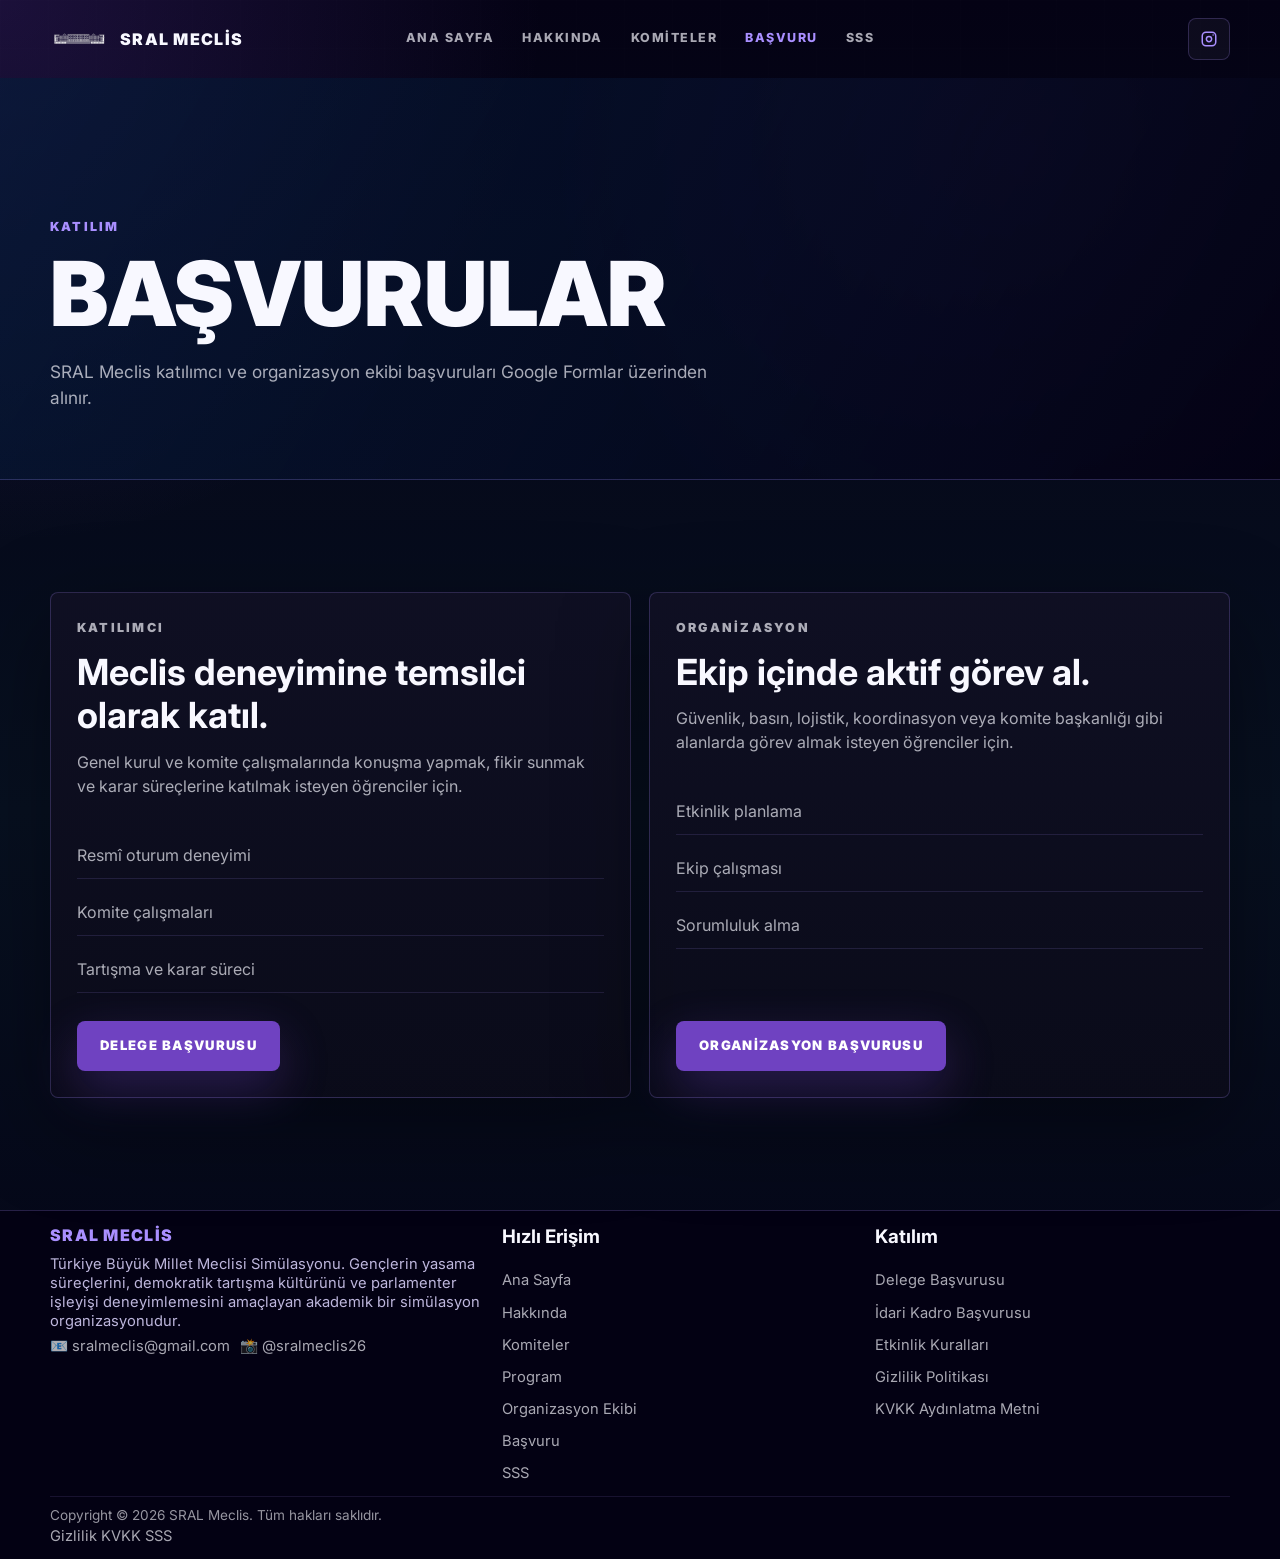
<file: applications.html>
<!DOCTYPE html>
<html lang="tr">
  <head>
    <meta charset="UTF-8" />
    <meta name="viewport" content="width=device-width, initial-scale=1.0" />
    <title>Başvuru | SRAL Meclis</title>
    <link rel="preconnect" href="https://fonts.googleapis.com" />
    <link rel="preconnect" href="https://fonts.gstatic.com" crossorigin />
    <link href="https://fonts.googleapis.com/css2?family=Inter:wght@400;500;600;700;800;900&family=Playfair+Display:ital,wght@0,600;1,500&display=swap" rel="stylesheet" />
    <link rel="icon" href="/images/favicon.png" />
    <link rel="stylesheet" href="/styles.css" />
    <link rel="stylesheet" href="/mobile.css" media="(max-width: 760px)" />
    <!-- SEO: Open Graph, Twitter Card, canonical, JSON-LD (production domain: sralmeclis.com.tr) -->
    <meta name="robots" content="index,follow" />
    <link rel="canonical" href="https://sralmeclis.com.tr/basvuru/" />
    <meta property="og:locale" content="tr_TR" />
    <meta property="og:type" content="website" />
    <meta property="og:site_name" content="SRAL Meclis" />
    <meta property="og:title" content="Başvurular | SRAL Meclis" />
    <meta property="og:description" content="SRAL Meclis katılımcı ve organizasyon ekibi başvuruları Google Forms üzerinden alınır." />
    <meta property="og:url" content="https://sralmeclis.com.tr/basvuru/" />
    <meta property="og:image" content="https://sralmeclis.com.tr/images/og-default.svg" />
    <meta name="twitter:card" content="summary_large_image" />
    <meta name="twitter:site" content="@sralmeclis26" />
    <meta name="twitter:title" content="Başvurular | SRAL Meclis" />
    <meta name="twitter:description" content="SRAL Meclis katılımcı ve organizasyon ekibi başvuruları Google Forms üzerinden alınır." />
    <link rel="alternate" href="https://sralmeclis.com.tr/basvuru/" hreflang="tr" />
    <meta name="keywords" content="başvuru, SRAL Meclis, katılım, organizasyon" />
    <meta name="theme-color" content="#040214" />
    <script type="application/ld+json">
    {
      "@context": "https://schema.org",
      "@graph": [
        {
          "@type": "Organization",
          "@id": "https://sralmeclis.com.tr/#organization",
          "name": "SRAL Meclis",
          "url": "https://sralmeclis.com.tr/",
          "logo": "https://sralmeclis.com.tr/images/logo.png",
          "sameAs": ["https://instagram.com/sralmeclis26"]
        },
        {
          "@type": "WebSite",
          "@id": "https://sralmeclis.com.tr/#website",
          "url": "https://sralmeclis.com.tr/",
          "name": "SRAL Meclis",
          "publisher": {"@id": "https://sralmeclis.com.tr/#organization"}
        }
      ]
    }
    </script>
  </head>
  <body>
    <header class="site-header">
      <a class="brand" href="/anasayfa/" aria-label="SRAL Meclis ana sayfa"><img src="/images/logo.png" alt="" /><span>SRAL Meclis</span></a>
      <nav class="desktop-nav" aria-label="Ana navigasyon"><a href="/anasayfa/">Ana Sayfa</a><a href="/hakkinda/">Hakkında</a><a href="/komiteler/">Komiteler</a><a class="active" href="/basvuru/">Başvuru</a><a href="/sik-sorulan/">SSS</a></nav>
      <div class="header-actions"><a class="icon-link" href="https://instagram.com/sralmeclis26" target="_blank" rel="noopener noreferrer" aria-label="Instagram"><svg viewBox="0 0 24 24" aria-hidden="true"><rect x="3" y="3" width="18" height="18" rx="5"></rect><path d="M12 8.5a3.5 3.5 0 1 0 0 7 3.5 3.5 0 0 0 0-7z"></path><path d="M17.5 6.5h.01"></path></svg></a><button class="menu-toggle" type="button" aria-label="Menüyü aç" aria-expanded="false"><span></span><span></span></button></div>
      <nav class="mobile-nav" aria-label="Mobil navigasyon"><a href="/anasayfa/">Ana Sayfa</a><a href="/hakkinda/">Hakkında</a><a href="/komiteler/">Komiteler</a><a class="active" href="/basvuru/">Başvuru</a><a href="/sik-sorulan/">SSS</a></nav>
    </header>

    <main class="page">
      <section class="page-hero compact">
        <div class="container">
          <p class="eyebrow">Katılım</p>
          <h1>Başvurular</h1>
          <p>SRAL Meclis katılımcı ve organizasyon ekibi başvuruları Google Formlar üzerinden alınır.</p>
        </div>
      </section>

      <section class="section reveal">
        <div class="container application-grid">

          <article class="application-card">
            <p class="eyebrow">Katılımcı</p>
            <h2>Meclis deneyimine temsilci olarak katıl.</h2>
            <p>
              Genel kurul ve komite çalışmalarında konuşma yapmak, fikir sunmak ve karar süreçlerine katılmak isteyen öğrenciler için.
            </p>
            <ul>
              <li>Resmî oturum deneyimi</li>
              <li>Komite çalışmaları</li>
              <li>Tartışma ve karar süreci</li>
            </ul>
            <a class="btn primary js-delegate-apply-link" href="#delege-basvuru-formu">Delege Başvurusu</a>
          </article>

          <article class="application-card">
            <p class="eyebrow">Organizasyon</p>
            <h2>Ekip içinde aktif görev al.</h2>
            <p>
              Güvenlik, basın, lojistik, koordinasyon veya komite başkanlığı gibi alanlarda görev almak isteyen öğrenciler için.
            </p>
            <ul>
              <li>Etkinlik planlama</li>
              <li>Ekip çalışması</li>
              <li>Sorumluluk alma</li>
            </ul>
            <a class="btn primary js-organization-apply-link" href="#organizasyon-basvuru-formu">Organizasyon Başvurusu</a>
          </article>

        </div>
      </section>

      <section class="section application-form-section" data-application-section aria-live="polite" hidden>
        <div class="container">
          <div class="application-form-shell" id="delege-basvuru-formu" data-application-panel="delegate" hidden>
            <div class="form-panel-head">
              <div>
                <p class="eyebrow">Delege Başvurusu</p>
                <h2>Temsilci bilgileri</h2>
              </div>
              <button class="form-close" type="button" data-close-application aria-label="Formu kapat">×</button>
            </div>
            <form class="application-form" data-google-form="delegate">
              <div class="form-grid">
                <label>Ad Soyad<input type="text" name="fullName" autocomplete="name" required /></label>
                <label>Okul<input type="text" name="school" required /></label>
                <label>Sınıf<input type="text" name="grade" required /></label>
                <label>Şehir<input type="text" name="city" autocomplete="address-level2" required /></label>
                <label>Telefon<input type="tel" name="phone" autocomplete="tel" required /></label>
                <label>E-posta<input type="email" name="email" autocomplete="email" required /></label>
                <label class="form-wide">Komisyon Tercihi (1. tercih)
                    <select name="committee" id="committee-first" required>
                      <option value="" selected disabled>-- Birinci Komisyon Seçiniz --</option>
                      <option value="anayasa">Anayasa</option>
                      <option value="meb">Milli Eğitim</option>
                      <option value="dis">Dışişleri</option>
                  </select>
                </label>
                  <label class="form-wide">Komisyon Tercihi (2. tercih)
                    <select name="committee2" id="committee-second" required>
                      <option value="" selected disabled>-- İkinci Komisyon Seçiniz --</option>
                      <option value="anayasa">Anayasa</option>
                      <option value="meb">Milli Eğitim</option>
                      <option value="dis">Dışişleri</option>
                    </select>
                  </label>
                <label class="form-wide">Komisyon Tercihi (2. tercih)
                  <select name="committee2" id="committee-second" required>
                    <option value="" selected disabled>İkinci tercih komisyonu seçin</option>
                    <option value="anayasa">Ana Yasa Komisyonu</option>
                    <option value="milli eğitim">Milli Eğitim Komisyonu</option>
                    <option value="dış işleri">Dış İşleri Komisyonu</option>
                  </select>
                </label>
                <label class="form-wide">Daha önce katıldığı etkinlikler (varsa)<textarea name="pastEvents" rows="3"></textarea></label>
                <label class="form-wide">Motivasyon yazısı<textarea name="motivation" rows="5" required></textarea></label>
              </div>
              <div class="form-consents">
                <label><input type="checkbox" name="kvkk" value="onaylıyorum" required /> KVKK kapsamında verilerimin başvuru değerlendirmesi için işlenmesini onaylıyorum.</label>
                <label><input type="checkbox" name="rules" value="onaylıyorum" required /> Kuralları kabul ediyorum.</label>
              </div>
              <div class="form-actions">
                <button class="btn primary" type="submit">Başvuruyu Gönder</button>
                <p class="form-status" role="status"></p>
              </div>
            </form>
          </div>

          <div class="application-form-shell" id="organizasyon-basvuru-formu" data-application-panel="organization" hidden>
            <div class="form-panel-head">
              <div>
                <p class="eyebrow">Organizasyon Başvurusu</p>
                <h2>Ekip görev bilgileri</h2>
              </div>
              <button class="form-close" type="button" data-close-application aria-label="Formu kapat">×</button>
            </div>
            <form class="application-form" data-google-form="organization">
              <div class="form-grid">
                <label>Ad Soyad<input type="text" name="fullName" autocomplete="name" required /></label>
                <label>Okul<input type="text" name="school" required /></label>
                <label>Sınıf<input type="text" name="grade" required /></label>
                <label>Telefon<input type="tel" name="phone" autocomplete="tel" required /></label>
                <label>E-posta<input type="email" name="email" autocomplete="email" required /></label>
                <label>Görev Alanı
                  <select name="team" required>
                    <option value="" selected disabled>Görev alanı seçin</option>
                    <option value="ent team">Entertainment team (Eğlence Ekibi)</option>
                    <option value="press team">Press team (Basın Ekibi)</option>
                    <option value="secu team">Security team (Güvenlik Ekibi)</option>
                    <option value="staff team">Staff team (Personel Ekibi)</option>
                  </select>
                </label>
                <label class="form-wide">Daha önce görev aldığı etkinlikler (varsa)<textarea name="pastDuties" rows="4"></textarea></label>
              </div>
              <div class="form-actions">
                <button class="btn primary" type="submit">Başvuruyu Gönder</button>
                <p class="form-status" role="status"></p>
              </div>
            </form>
          </div>
        </div>
      </section>
    </main>

    <div class="success-overlay" data-success-overlay hidden>
      <div class="success-card" role="status" aria-live="polite">
        <span class="success-mark" aria-hidden="true">✓</span>
        <p class="eyebrow">Başvuru Alındı</p>
        <h2>Başvurunuz başarıyla alınmıştır.</h2>
      </div>
    </div>

    <footer class="site-footer">
      <div class="container footer-grid">

        <!-- Marka -->
        <div class="footer-section">
          <a class="footer-brand" href="/anasayfa/">
            SRAL Meclis
          </a>
          <p class="footer-desc">
            Türkiye Büyük Millet Meclisi Simülasyonu. Gençlerin yasama süreçlerini,
            demokratik tartışma kültürünü ve parlamenter işleyişi deneyimlemesini
            amaçlayan akademik bir simülasyon organizasyonudur.
          </p>
          <div class="footer-contact-lines">
            <a href="mailto:sralmeclis@gmail.com">📧 sralmeclis@gmail.com</a>
            <a href="https://instagram.com/sralmeclis26" target="_blank" rel="noopener noreferrer">📸 @sralmeclis26</a>
          </div>
        </div>

        <!-- Hızlı Erişim -->
        <div class="footer-section">
          <h3>Hızlı Erişim</h3>
          <nav aria-label="Alt navigasyon">
            <a href="/anasayfa/">Ana Sayfa</a>
            <a href="/hakkinda/">Hakkında</a>
            <a href="/komiteler/">Komiteler</a>
            <a href="/program/">Program</a>
            <a href="/ekip/">Organizasyon Ekibi</a>
            <a href="/basvuru/">Başvuru</a>
            <a href="/sik-sorulan/">SSS</a>
          </nav>
        </div>

        <!-- Katılım -->
        <div class="footer-section">
          <h3>Katılım</h3>
          <nav>
            <a href="/basvuru/">Delege Başvurusu</a>
            <a href="/basvuru/">İdari Kadro Başvurusu</a>
            <a href="/kurallar/">Etkinlik Kuralları</a>
            <a href="/gizlilik/">Gizlilik Politikası</a>
            <a href="/kvkk/">KVKK Aydınlatma Metni</a>
          </nav>
        </div>

        <!-- İletişim (kaldırıldı - footer teması korunuyor) -->

      </div>

      <div class="footer-divider"></div>

      <div class="container footer-bottom">
        <div>
          Copyright © 2026 SRAL Meclis.
          Tüm hakları saklıdır.
        </div>

        <div class="footer-bottom-links">
          <a href="/gizlilik/">Gizlilik</a>
          <a href="/kvkk/">KVKK</a>
          <a href="/sik-sorulan/">SSS</a>
        </div>
      </div>
    </footer>

    <script src="/script.js"></script>
  </body>
</html>
</file>
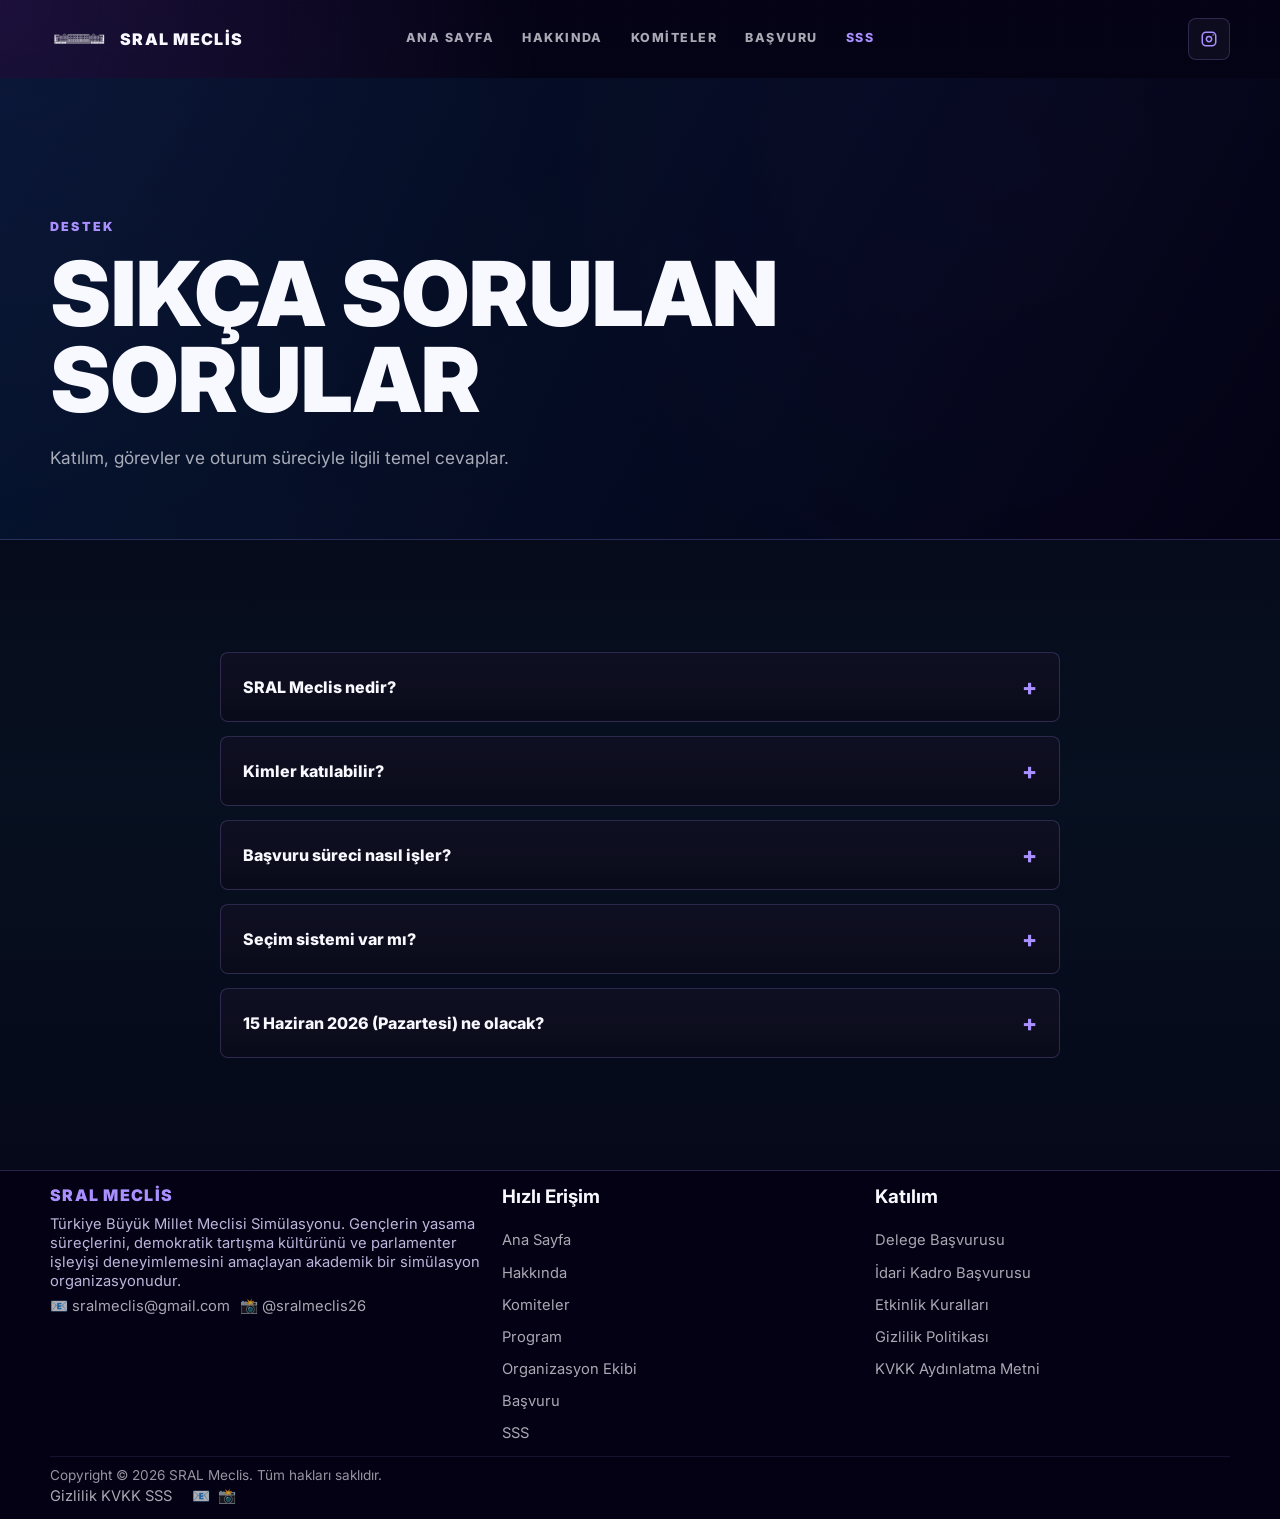
<file: faq.html>
<!DOCTYPE html>
<html lang="tr">
  <head>
    <meta charset="UTF-8" />
    <meta name="viewport" content="width=device-width, initial-scale=1.0" />
    <title>SSS | SRAL Meclis</title>
    <link rel="preconnect" href="https://fonts.googleapis.com" />
    <link rel="preconnect" href="https://fonts.gstatic.com" crossorigin />
    <link href="https://fonts.googleapis.com/css2?family=Inter:wght@400;500;600;700;800;900&family=Playfair+Display:ital,wght@0,600;1,500&display=swap" rel="stylesheet" />
    <link rel="icon" href="/images/favicon.png" />
    <link rel="stylesheet" href="/styles.css" />
    <link rel="stylesheet" href="/mobile.css" media="(max-width: 760px)" />
    <!-- SEO: Open Graph, Twitter Card, canonical, JSON-LD (production domain: sralmeclis.com.tr) -->
    <meta name="robots" content="index,follow" />
    <link rel="canonical" href="https://sralmeclis.com.tr/sss/" />
    <meta property="og:locale" content="tr_TR" />
    <meta property="og:type" content="website" />
    <meta property="og:site_name" content="SRAL Meclis" />
    <meta property="og:title" content="SSS | SRAL Meclis" />
    <meta property="og:description" content="Katılım, görevler ve oturum süreciyle ilgili temel cevaplar." />
    <meta property="og:url" content="https://sralmeclis.com.tr/sss/" />
    <meta property="og:image" content="https://sralmeclis.com.tr/images/og-default.svg" />
    <meta name="twitter:card" content="summary_large_image" />
    <meta name="twitter:site" content="@sralmeclis26" />
    <meta name="twitter:title" content="SSS | SRAL Meclis" />
    <meta name="twitter:description" content="Katılım, görevler ve oturum süreciyle ilgili temel cevaplar." />
    <link rel="alternate" href="https://sralmeclis.com.tr/sss/" hreflang="tr" />
    <meta name="keywords" content="SSS, sıkça sorulan sorular, SRAL Meclis" />
    <meta name="theme-color" content="#040214" />
    <script type="application/ld+json">
    {
      "@context": "https://schema.org",
      "@graph": [
        {
          "@type": "Organization",
          "@id": "https://sralmeclis.com.tr/#organization",
          "name": "SRAL Meclis",
          "url": "https://sralmeclis.com.tr/",
          "logo": "https://sralmeclis.com.tr/images/logo.png",
          "sameAs": ["https://instagram.com/sralmeclis26"]
        },
        {
          "@type": "WebSite",
          "@id": "https://sralmeclis.com.tr/#website",
          "url": "https://sralmeclis.com.tr/",
          "name": "SRAL Meclis",
          "publisher": {"@id": "https://sralmeclis.com.tr/#organization"}
        }
      ]
    }
    </script>
  </head>
  <body>
    <header class="site-header">
      <a class="brand" href="/anasayfa/" aria-label="SRAL Meclis ana sayfa"><img src="/images/logo.png" alt="" /><span>SRAL Meclis</span></a>
      <nav class="desktop-nav" aria-label="Ana navigasyon"><a href="/anasayfa/">Ana Sayfa</a><a href="/hakkinda/">Hakkında</a><a href="/komiteler/">Komiteler</a><a href="/basvuru/">Başvuru</a><a class="active" href="/sik-sorulan/">SSS</a></nav>
      <div class="header-actions"><a class="icon-link" href="https://instagram.com/sralmeclis26" target="_blank" rel="noopener noreferrer" aria-label="Instagram"><svg viewBox="0 0 24 24" aria-hidden="true"><rect x="3" y="3" width="18" height="18" rx="5"></rect><path d="M12 8.5a3.5 3.5 0 1 0 0 7 3.5 3.5 0 0 0 0-7z"></path><path d="M17.5 6.5h.01"></path></svg></a><button class="menu-toggle" type="button" aria-label="Menüyü aç" aria-expanded="false"><span></span><span></span></button></div>
      <nav class="mobile-nav" aria-label="Mobil navigasyon"><a href="/anasayfa/">Ana Sayfa</a><a href="/hakkinda/">Hakkında</a><a href="/komiteler/">Komiteler</a><a href="/basvuru/">Başvuru</a><a class="active" href="/sik-sorulan/">SSS</a></nav>
    </header>

    <main class="page">
      <section class="page-hero compact">
        <div class="container">
          <p class="eyebrow">Destek</p>
          <h1>Sıkça Sorulan Sorular</h1>
          <p>Katılım, görevler ve oturum süreciyle ilgili temel cevaplar.</p>
        </div>
      </section>

      <section class="section reveal">
        <div class="container narrow">
          <div class="faq-list">
            <details>
              <summary>SRAL Meclis nedir?</summary>
              <p>SRAL Meclis, öğrencilerin temsil sorumluluğunu, kurul disiplinini ve karar alma süreçlerini meclis düzeni içinde deneyimlediği bir öğrenci organizasyonudur.</p>
            </details>
            <details>
              <summary>Kimler katılabilir?</summary>
              <p>SRAL öğrencileri ve duyurulan başvuru şartlarını karşılayan adaylar, katılımcı veya organizasyon ekibi üyesi olarak görev almak için başvuru formunu doldurabilir.</p>
            </details>
            <details>
              <summary>Başvuru süreci nasıl işler?</summary>
              <p>Başvurular Google Formlar üzerinden alınır. Formda adayların temel bilgileri, görev tercihleri ve katılım alanları değerlendirme amacıyla toplanır.</p>
            </details>
            <details>
              <summary>Seçim sistemi var mı?</summary>
              <p>Görev dağılımı, başvuru sayısı ve organizasyonun ihtiyaçları doğrultusunda belirlenir. Gerekli durumlarda temsil ve seçim süreçlerine ilişkin ek duyurular yapılır.</p>
            </details>
            <details>
              <summary>15 Haziran 2026 (Pazartesi) ne olacak?</summary>
              <p>15 Haziran 2026 (Pazartesi), SRAL Meclis Konferansı kapsamında gerçekleştirilecek oturumlar, etkinlikler ve gündem çalışmalarının resmî tarihidir.</p>
            </details>
          </div>
        </div>
      </section>
    </main>

    <footer class="site-footer">
      <div class="container footer-grid">

        <!-- Marka -->
        <div class="footer-section">
          <a class="footer-brand" href="/anasayfa/">
            SRAL Meclis
          </a>
          <p class="footer-desc">
            Türkiye Büyük Millet Meclisi Simülasyonu. Gençlerin yasama süreçlerini,
            demokratik tartışma kültürünü ve parlamenter işleyişi deneyimlemesini
            amaçlayan akademik bir simülasyon organizasyonudur.
          </p>
          <div class="footer-contact-lines">
            <a href="mailto:sralmeclis@gmail.com">📧 sralmeclis@gmail.com</a>
            <a href="https://instagram.com/sralmeclis26" target="_blank" rel="noopener noreferrer">📸 @sralmeclis26</a>
          </div>
        </div>

        <!-- Hızlı Erişim -->
        <div class="footer-section">
          <h3>Hızlı Erişim</h3>
          <nav aria-label="Alt navigasyon">
            <a href="/anasayfa/">Ana Sayfa</a>
            <a href="/hakkinda/">Hakkında</a>
            <a href="/komiteler/">Komiteler</a>
            <a href="/program/">Program</a>
            <a href="/ekip/">Organizasyon Ekibi</a>
            <a href="/basvuru/">Başvuru</a>
            <a href="/sik-sorulan/">SSS</a>
          </nav>
        </div>

        <!-- Katılım -->
        <div class="footer-section">
          <h3>Katılım</h3>
          <nav>
            <a href="/basvuru/">Delege Başvurusu</a>
            <a href="/basvuru/">İdari Kadro Başvurusu</a>
            <a href="/kurallar/">Etkinlik Kuralları</a>
            <a href="/gizlilik/">Gizlilik Politikası</a>
            <a href="/kvkk/">KVKK Aydınlatma Metni</a>
          </nav>
        </div>

        <!-- İletişim (kaldırıldı - footer teması korunuyor) -->

      </div>

      <div class="footer-divider"></div>

      <div class="container footer-bottom">
        <div>
          Copyright © 2026 SRAL Meclis.
          Tüm hakları saklıdır.
        </div>

        <div class="footer-bottom-links">
          <a href="/gizlilik/">Gizlilik</a>
          <a href="/kvkk/">KVKK</a>
          <a href="/sik-sorulan/">SSS</a>
          <span class="footer-contacts-inline" aria-hidden="false">
            <a href="mailto:sralmeclis@gmail.com" aria-label="E-posta">📧</a>
            <a href="https://instagram.com/sralmeclis26" target="_blank" rel="noopener noreferrer" aria-label="Instagram">📸</a>
          </span>
        </div>
      </div>
    </footer>

    <script src="/script.js"></script>
  </body>
</html>
</file>
<file: styles.css>
:root {
  --background: #040214;
  --surface: #0b0b19;
  --surface-strong: #111024;
  --foreground: #f8f8ff;
  --muted: #bdb6dc;
  --soft: rgba(248, 248, 255, 0.68);
  --primary: #6f42c1;
  --primary-light: #a98fff;
  --secondary: #071b3a;
  --border: rgba(169, 143, 255, 0.22);
  --shadow: 0 28px 90px rgba(0, 0, 0, 0.38);
}

* {
  box-sizing: border-box;
}

html {
  scroll-behavior: smooth;
}

@media (prefers-reduced-motion: no-preference) {
  html {
    scroll-behavior: smooth;
  }
}

body {
  margin: 0;
  min-height: 100vh;
  overflow-x: hidden;
  background:
    radial-gradient(circle at top left, rgba(111, 66, 193, 0.22), transparent 34rem),
    linear-gradient(180deg, #040214 0%, #071020 52%, #040214 100%);
  color: var(--foreground);
  font-family: "Inter", system-ui, -apple-system, BlinkMacSystemFont, "Segoe UI", sans-serif;
  line-height: 1.5;
}

body.loaded .hero-copy {
  animation: heroRise 820ms cubic-bezier(0.2, 0.8, 0.2, 1) both;
}

body.loaded .event-panel {
  animation: panelRise 900ms 120ms cubic-bezier(0.2, 0.8, 0.2, 1) both;
}

body.loaded .page-hero .container {
  animation: heroRise 700ms cubic-bezier(0.2, 0.8, 0.2, 1) both;
}

@keyframes heroRise {
  from {
    opacity: 0;
    transform: translateY(26px);
  }
  to {
    opacity: 1;
    transform: translateY(0);
  }
}

@keyframes panelRise {
  from {
    opacity: 0;
    transform: translateY(22px) scale(0.98);
  }
  to {
    opacity: 1;
    transform: translateY(0) scale(1);
  }
}

body::before {
  content: "";
  position: fixed;
  inset: 0;
  z-index: -1;
  pointer-events: none;
  opacity: 0.16;
  background-image:
    linear-gradient(rgba(248, 248, 255, 0.06) 1px, transparent 1px),
    linear-gradient(90deg, rgba(248, 248, 255, 0.06) 1px, transparent 1px);
  background-size: 48px 48px;
  mask-image: linear-gradient(to bottom, black, transparent 78%);
}

a {
  color: inherit;
  text-decoration: none;
}

img,
svg {
  display: block;
}

.container {
  width: min(100% - 40px, 1180px);
  margin: 0 auto;
}

.container.narrow {
  width: min(100% - 40px, 840px);
}

.site-header {
  position: fixed;
  inset: 0 0 auto;
  z-index: 50;
  min-height: 78px;
  display: grid;
  grid-template-columns: 1fr auto 1fr;
  align-items: center;
  gap: 24px;
  padding: 14px max(20px, calc((100vw - 1180px) / 2));
  border-bottom: 1px solid transparent;
  transition: background 180ms ease, border-color 180ms ease, box-shadow 180ms ease;
}

.site-header.scrolled,
.site-header.nav-open {
  background: rgba(4, 2, 20, 0.88);
  border-color: var(--border);
  box-shadow: 0 16px 40px rgba(0, 0, 0, 0.28);
  backdrop-filter: blur(18px);
}

.brand {
  display: inline-flex;
  align-items: center;
  gap: 12px;
  min-width: 0;
  font-weight: 900;
  letter-spacing: 0.08em;
  text-transform: uppercase;
}

.brand img {
  width: 58px;
  height: 34px;
  object-fit: contain;
}

.brand span {
  white-space: nowrap;
}

.desktop-nav {
  display: flex;
  align-items: center;
  gap: 28px;
}

.desktop-nav a,
.mobile-nav a {
  color: var(--soft);
  font-size: 0.78rem;
  font-weight: 800;
  letter-spacing: 0.12em;
  text-transform: uppercase;
  transition: color 160ms ease;
}

.desktop-nav a:hover,
.desktop-nav a.active,
.mobile-nav a:hover,
.mobile-nav a.active {
  color: var(--primary-light);
}

.header-actions {
  justify-self: end;
  display: flex;
  align-items: center;
  gap: 10px;
}

.icon-link,
.menu-toggle {
  width: 42px;
  height: 42px;
  display: grid;
  place-items: center;
  border: 1px solid var(--border);
  border-radius: 8px;
  background: rgba(255, 255, 255, 0.04);
  color: var(--primary-light);
}

.icon-link svg {
  width: 18px;
  height: 18px;
  fill: none;
  stroke: currentColor;
  stroke-width: 2;
  stroke-linecap: round;
  stroke-linejoin: round;
}

.menu-toggle {
  display: none;
  padding: 0;
  cursor: pointer;
}

.menu-toggle span {
  width: 18px;
  height: 2px;
  background: currentColor;
  transition: transform 180ms ease;
}

.menu-toggle.open span:first-child {
  transform: translateY(4px) rotate(45deg);
}

.menu-toggle.open span:last-child {
  transform: translateY(-4px) rotate(-45deg);
}

.mobile-nav {
  display: none;
}

.hero {
  position: relative;
  min-height: 100svh;
  display: grid;
  align-items: end;
  overflow: hidden;
  padding: 120px 0 56px;
}

.hero-media {
  position: absolute;
  inset: 0;
  z-index: -1;
}

.hero-media img {
  width: 100%;
  height: 100%;
  object-fit: cover;
  filter: saturate(0.65) brightness(0.48) contrast(1.08);
}

.hero-media::after {
  content: "";
  position: absolute;
  inset: 0;
  background:
    linear-gradient(90deg, rgba(4, 2, 20, 0.96) 0%, rgba(4, 2, 20, 0.7) 46%, rgba(4, 2, 20, 0.38) 100%),
    linear-gradient(0deg, #040214 0%, transparent 40%);
}

.hero-grid {
  display: grid;
  grid-template-columns: minmax(0, 1fr) 360px;
  gap: 48px;
  align-items: end;
}

.hero-copy {
  max-width: 790px;
}

.eyebrow {
  margin: 0 0 14px;
  color: var(--primary-light);
  font-size: 0.78rem;
  font-weight: 900;
  letter-spacing: 0.18em;
  text-transform: uppercase;
  overflow-wrap: anywhere;
}

h1,
h2,
h3,
p {
  margin-top: 0;
}

h1 {
  margin-bottom: 22px;
  font-size: clamp(3.8rem, 10vw, 8.5rem);
  line-height: 0.86;
  font-weight: 900;
  letter-spacing: 0;
  text-transform: uppercase;
}

.hero-lead {
  max-width: 680px;
  margin-bottom: 30px;
  color: rgba(248, 248, 255, 0.86);
  font-family: "Playfair Display", Georgia, serif;
  font-size: clamp(1.25rem, 2.4vw, 1.7rem);
  line-height: 1.45;
}

.hero-actions-row {
  display: flex;
  flex-wrap: wrap;
  gap: 14px;
}

.btn {
  min-height: 50px;
  display: inline-flex;
  align-items: center;
  justify-content: center;
  padding: 0 22px;
  border: 1px solid transparent;
  border-radius: 8px;
  font-size: 0.82rem;
  font-weight: 900;
  letter-spacing: 0.1em;
  text-transform: uppercase;
  transition: transform 160ms ease, border-color 160ms ease, background 160ms ease;
}

.btn:hover {
  transform: translateY(-2px);
}

.btn.primary {
  background: var(--primary);
  color: white;
  box-shadow: 0 18px 48px rgba(111, 66, 193, 0.32);
}

.btn.ghost {
  border-color: var(--border);
  color: var(--foreground);
  background: rgba(255, 255, 255, 0.05);
}

.event-panel,
.feature-card,
.role-card,
.committee-card,
.application-card,
.faq-list details {
  border: 1px solid var(--border);
  border-radius: 8px;
  background: linear-gradient(180deg, rgba(17, 16, 36, 0.82), rgba(11, 11, 25, 0.82));
  box-shadow: var(--shadow);
}

/* Background image layer for committee cards. Put image path in inline style as:
   style="--bg-image: url('/images/your-image.jpg')" on the .committee-card element */
.committee-card {
  position: relative;
  overflow: hidden;
}
.committee-card::before {
  content: "";
  position: absolute;
  inset: 0;
  background-image: var(--bg-image);
  background-size: cover;
  background-position: center;
  background-repeat: no-repeat;
  filter: blur(10px) saturate(0.9) brightness(0.6);
  transform: scale(1.06);
  transition: filter 260ms ease, transform 260ms ease;
  z-index: 0;
  pointer-events: none;
}
.committee-card::after {
  /* subtle dark overlay so text stays legible */
  content: "";
  position: absolute;
  inset: 0;
  background: linear-gradient(180deg, rgba(4,2,20,0.32), rgba(4,2,20,0.6));
  z-index: 1;
  pointer-events: none;
}
.committee-card > * {
  position: relative;
  z-index: 2;
}
.committee-card:hover::before {
  filter: blur(4px) saturate(1) brightness(0.78);
  transform: scale(1.02);
}


.event-panel {
  padding: 22px;
  display: grid;
  gap: 18px;
  backdrop-filter: blur(16px);
}

.event-panel div {
  padding-bottom: 18px;
  border-bottom: 1px solid rgba(169, 143, 255, 0.16);
}

.event-panel div:last-child {
  padding-bottom: 0;
  border-bottom: 0;
}

.event-panel span {
  display: block;
  margin-bottom: 5px;
  color: var(--muted);
  font-size: 0.78rem;
  font-weight: 800;
  letter-spacing: 0.12em;
  text-transform: uppercase;
}

.event-panel strong {
  font-size: 1rem;
}

.page {
  padding-top: 78px;
}

.page-hero {
  padding: clamp(86px, 13vw, 140px) 0 clamp(54px, 9vw, 92px);
  background:
    linear-gradient(120deg, rgba(7, 27, 58, 0.72), rgba(4, 2, 20, 0.96)),
    radial-gradient(circle at 80% 20%, rgba(111, 66, 193, 0.32), transparent 30rem);
  border-bottom: 1px solid var(--border);
}

.page-hero.compact {
  padding-bottom: 68px;
}

.about-hero {
  padding: 92px 0 64px;
}

.about-hero-grid {
  display: grid;
  grid-template-columns: minmax(0, 1.1fr) minmax(300px, 0.65fr);
  gap: 44px;
  align-items: end;
}

.page-hero h1 {
  max-width: 960px;
  margin-bottom: 0;
  font-size: clamp(2.6rem, 7vw, 5.7rem);
  line-height: 0.96;
}

.about-hero h1 {
  max-width: 760px;
  font-size: clamp(2.65rem, 5.8vw, 5rem);
}

.page-hero p:not(.eyebrow) {
  max-width: 700px;
  margin: 22px 0 0;
  color: var(--soft);
  font-size: 1.08rem;
}

.hero-note {
  padding: 22px;
  border: 1px solid var(--border);
  border-radius: 8px;
  background: rgba(11, 11, 25, 0.58);
  backdrop-filter: blur(16px);
}

.hero-note p {
  margin: 0;
  color: rgba(248, 248, 255, 0.78);
  font-size: 1rem;
  line-height: 1.7;
}

.mini-stats {
  display: grid;
  grid-template-columns: repeat(3, 1fr);
  gap: 8px;
  margin-top: 18px;
}

.mini-stats span {
  display: grid;
  min-height: 40px;
  place-items: center;
  border: 1px solid rgba(169, 143, 255, 0.18);
  border-radius: 8px;
  color: var(--primary-light);
  background: rgba(111, 66, 193, 0.08);
  font-size: 0.72rem;
  font-weight: 900;
  letter-spacing: 0.1em;
  text-transform: uppercase;
}

.section {
  padding: clamp(70px, 10vw, 112px) 0;
}

.section.muted {
  background: rgba(11, 11, 25, 0.72);
  border-block: 1px solid rgba(169, 143, 255, 0.12);
}

.split {
  display: grid;
  grid-template-columns: minmax(0, 0.9fr) minmax(320px, 1fr);
  gap: 56px;
  align-items: start;
}

.split h2,
.section-head h2 {
  margin-bottom: 0;
  font-size: clamp(2rem, 5vw, 4rem);
  line-height: 1.02;
  letter-spacing: 0;
}

.section-head {
  max-width: 760px;
  margin-bottom: 34px;
}

.prose p {
  color: var(--soft);
  font-size: 1.06rem;
  line-height: 1.8;
}

.prose p:last-child {
  margin-bottom: 0;
}

.feature-grid,
.role-grid,
.committee-grid,
.application-grid {
  display: grid;
  gap: 18px;
}

.feature-grid {
  grid-template-columns: repeat(4, 1fr);
}

.role-grid {
  grid-template-columns: repeat(3, 1fr);
}

.committee-grid,
.application-grid {
  grid-template-columns: repeat(2, 1fr);
}

.feature-card,
.role-card,
.committee-card,
.application-card {
  padding: 26px;
}

.feature-card span,
.role-card span,
.committee-card span {
  display: inline-flex;
  margin-bottom: 28px;
  color: var(--primary-light);
  font-weight: 900;
  letter-spacing: 0.12em;
}

.feature-card h3,
.role-card h3,
.committee-card h2,
.application-card h2 {
  margin-bottom: 12px;
  font-size: 1.2rem;
  line-height: 1.2;
}

.committee-card h2,
.application-card h2 {
  font-size: clamp(1.45rem, 3vw, 2.25rem);
}

.feature-card p,
.role-card p,
.committee-card p,
.application-card p,
.application-card li,
.faq-list p {
  color: var(--soft);
}

.application-card {
  min-height: 440px;
  display: flex;
  flex-direction: column;
  align-items: flex-start;
}

.application-card ul {
  width: 100%;
  margin: 18px 0 28px;
  padding: 0;
  list-style: none;
  display: grid;
  gap: 10px;
}

.application-card li {
  padding: 11px 0;
  border-bottom: 1px solid rgba(169, 143, 255, 0.14);
}

.application-card .btn {
  margin-top: auto;
}

.application-form-section {
  padding-top: 0;
}

.application-form-shell {
  position: relative;
  padding: clamp(22px, 4vw, 34px);
  border: 1px solid var(--border);
  border-radius: 8px;
  background:
    radial-gradient(circle at top right, rgba(111, 66, 193, 0.24), transparent 24rem),
    linear-gradient(180deg, rgba(17, 16, 36, 0.9), rgba(11, 11, 25, 0.86));
  box-shadow: var(--shadow);
  backdrop-filter: blur(18px);
}

.application-form-shell[hidden],
.success-overlay[hidden] {
  display: none;
}

.application-form-shell.is-opening {
  animation: panelRise 460ms cubic-bezier(0.2, 0.8, 0.2, 1) both;
}

.form-panel-head,
.form-actions {
  display: flex;
  align-items: flex-start;
  justify-content: space-between;
  gap: 18px;
}

.form-panel-head {
  margin-bottom: 24px;
  padding-bottom: 20px;
  border-bottom: 1px solid rgba(169, 143, 255, 0.16);
}

.form-panel-head h2,
.success-card h2 {
  margin: 0;
  font-size: clamp(1.7rem, 4vw, 3rem);
  line-height: 1.05;
}

.form-close {
  width: 42px;
  height: 42px;
  flex: 0 0 auto;
  display: grid;
  place-items: center;
  border: 1px solid var(--border);
  border-radius: 8px;
  background: rgba(255, 255, 255, 0.05);
  color: var(--primary-light);
  font: inherit;
  font-size: 1.45rem;
  line-height: 1;
  cursor: pointer;
  transition: transform 160ms ease, border-color 160ms ease, background 160ms ease;
}

.form-close:hover {
  transform: translateY(-2px);
  border-color: rgba(169, 143, 255, 0.46);
  background: rgba(111, 66, 193, 0.16);
}

.application-form {
  display: grid;
  gap: 20px;
}

.form-grid {
  display: grid;
  grid-template-columns: repeat(2, minmax(0, 1fr));
  gap: 16px;
}

.application-form label {
  display: grid;
  gap: 8px;
  color: rgba(248, 248, 255, 0.82);
  font-size: 0.78rem;
  font-weight: 900;
  letter-spacing: 0.08em;
  text-transform: uppercase;
}

.application-form input,
.application-form select,
.application-form textarea {
  width: 100%;
  min-height: 50px;
  border: 1px solid rgba(169, 143, 255, 0.18);
  border-radius: 8px;
  background: rgba(255, 255, 255, 0.055);
  color: var(--foreground);
  font: inherit;
  font-size: 0.98rem;
  letter-spacing: 0;
  outline: none;
  padding: 13px 14px;
  transition: border-color 160ms ease, box-shadow 160ms ease, background 160ms ease;
}

.application-form textarea {
  resize: vertical;
  line-height: 1.6;
}

.application-form select option {
  background: #111024;
  color: var(--foreground);
}

.application-form input:focus,
.application-form select:focus,
.application-form textarea:focus {
  border-color: rgba(169, 143, 255, 0.58);
  background: rgba(255, 255, 255, 0.075);
  box-shadow: 0 0 0 4px rgba(111, 66, 193, 0.16);
}

.form-wide {
  grid-column: 1 / -1;
}

.form-consents {
  display: grid;
  gap: 12px;
  padding: 16px;
  border: 1px solid rgba(169, 143, 255, 0.14);
  border-radius: 8px;
  background: rgba(255, 255, 255, 0.035);
}

.form-consents label {
  display: flex;
  align-items: flex-start;
  gap: 10px;
  color: var(--soft);
  font-size: 0.92rem;
  font-weight: 700;
  letter-spacing: 0;
  line-height: 1.55;
  text-transform: none;
}

.form-consents input {
  width: 18px;
  height: 18px;
  min-height: 18px;
  flex: 0 0 auto;
  margin-top: 2px;
  accent-color: var(--primary);
}

.form-actions {
  align-items: center;
  flex-wrap: wrap;
}

.form-status {
  margin: 0;
  color: var(--primary-light);
  font-size: 0.92rem;
  font-weight: 800;
}

.application-form.is-sending .btn {
  pointer-events: none;
  opacity: 0.74;
}

.success-overlay {
  position: fixed;
  inset: 0;
  z-index: 120;
  display: grid;
  place-items: center;
  padding: 22px;
  background: rgba(4, 2, 20, 0.72);
  backdrop-filter: blur(16px);
}

.success-card {
  width: min(100%, 520px);
  position: relative;
  overflow: hidden;
  padding: clamp(28px, 5vw, 46px);
  border: 1px solid rgba(169, 143, 255, 0.42);
  border-radius: 8px;
  background:
    radial-gradient(circle at 50% 0%, rgba(169, 143, 255, 0.25), transparent 17rem),
    linear-gradient(180deg, rgba(17, 16, 36, 0.95), rgba(8, 6, 28, 0.94));
  box-shadow: 0 30px 100px rgba(0, 0, 0, 0.5);
  text-align: center;
  animation: successPop 620ms cubic-bezier(0.18, 0.9, 0.2, 1.1) both;
}

.success-mark {
  width: 76px;
  height: 76px;
  display: grid;
  place-items: center;
  margin: 0 auto 18px;
  border: 1px solid rgba(169, 143, 255, 0.45);
  border-radius: 50%;
  background: rgba(111, 66, 193, 0.28);
  color: white;
  font-size: 2.3rem;
  font-weight: 900;
  box-shadow: 0 16px 48px rgba(111, 66, 193, 0.32);
}

.confetti-piece {
  position: fixed;
  top: -12px;
  left: var(--x);
  z-index: 130;
  width: 8px;
  height: 14px;
  border-radius: 2px;
  background: var(--c);
  pointer-events: none;
  animation: confettiFall var(--d) linear forwards;
}

@keyframes successPop {
  from {
    opacity: 0;
    transform: translateY(18px) scale(0.96);
  }
  to {
    opacity: 1;
    transform: translateY(0) scale(1);
  }
}

@keyframes confettiFall {
  to {
    transform: translate3d(var(--drift), 105vh, 0) rotate(720deg);
    opacity: 0;
  }
}

.faq-list {
  display: grid;
  gap: 14px;
}

.faq-list details {
  padding: 0 22px;
  box-shadow: none;
}

.faq-list summary {
  cursor: pointer;
  padding: 22px 36px 22px 0;
  list-style: none;
  color: var(--foreground);
  font-weight: 800;
  position: relative;
}

.faq-list summary::-webkit-details-marker {
  display: none;
}

.faq-list summary::after {
  content: "+";
  position: absolute;
  right: 0;
  top: 50%;
  transform: translateY(-50%);
  color: var(--primary-light);
  font-size: 1.4rem;
}

.faq-list details[open] summary::after {
  content: "-";
}

.faq-list p {
  margin: 0;
  padding: 0 0 22px;
  line-height: 1.75;
}

.site-footer {
  border-top: 1px solid var(--border);
  background: rgba(4, 2, 20, 0.94);
}

.footer-grid {
  padding: 12px 0;
  display: grid;
  grid-template-columns: 1.1fr 0.9fr 0.9fr;
  gap: 18px;
}

.footer-brand {
  display: inline-block;
  margin-bottom: 8px;
  color: var(--primary-light);
  font-weight: 900;
  letter-spacing: 0.08em;
  text-transform: uppercase;
}

.site-footer p {
  margin-bottom: 0;
  color: var(--muted);
  font-size: 0.92rem;
  line-height: 1.3;
}

.site-footer nav,
.footer-contact {
  display: grid;
  gap: 10px;
  align-content: start;
}

.site-footer a:not(.footer-brand) {
  color: var(--soft);
  font-size: 0.92rem;
}

.site-footer a:hover {
  color: var(--primary-light);
}

.footer-bottom {
  padding: 8px 0 12px;
  border-top: 1px solid rgba(169, 143, 255, 0.12);
  color: rgba(248, 248, 255, 0.6);
  font-size: 0.85rem;
}

.footer-contacts-inline {
  display: inline-flex;
  gap: 0.5rem;
  align-items: center;
  margin-left: 1rem;
}
.footer-contacts-inline a {
  font-size: 0.92rem;
  line-height: 1;
  text-decoration: none;
}

.footer-desc {
  margin: 0;
  color: var(--muted);
  font-size: 0.9rem;
}

.footer-contact-lines {
  margin-top: 4px;
  display: flex;
  gap: 0.6rem;
  align-items: center;
  font-size: 0.9rem;
}
.footer-contact-lines a { text-decoration: none; color: inherit; }

.js .reveal {
  opacity: 0;
  transform: translateY(24px);
  transition: opacity 680ms ease, transform 680ms ease;
}

.js .reveal.is-visible {
  opacity: 1;
  transform: translateY(0);
}

.feature-card,
.role-card,
.committee-card,
.application-card,
.faq-list details {
  transition:
    transform 180ms ease,
    border-color 180ms ease,
    background 180ms ease,
    box-shadow 180ms ease;
}

.feature-card:hover,
.role-card:hover,
.committee-card:hover,
.application-card:hover,
.faq-list details:hover {
  transform: translateY(-4px);
  border-color: rgba(169, 143, 255, 0.46);
  background: linear-gradient(180deg, rgba(23, 20, 48, 0.9), rgba(11, 11, 25, 0.86));
}

@media (prefers-reduced-motion: reduce) {
  *,
  *::before,
  *::after {
    animation-duration: 1ms !important;
    scroll-behavior: auto !important;
    transition-duration: 1ms !important;
  }

  .js .reveal {
    opacity: 1;
    transform: none;
  }
}

@media (max-width: 980px) {
  .site-header {
    grid-template-columns: 1fr auto;
  }

  .desktop-nav {
    display: none;
  }

  .menu-toggle {
    display: grid;
  }

  .mobile-nav {
    position: fixed;
    inset: 78px 0 auto;
    display: grid;
    gap: 2px;
    padding: 12px 20px 20px;
    background: rgba(4, 2, 20, 0.96);
    border-bottom: 1px solid var(--border);
    backdrop-filter: blur(18px);
    opacity: 0;
    transform: translateY(-10px);
    pointer-events: none;
    transition: opacity 180ms ease, transform 180ms ease;
  }

  .mobile-nav.open {
    opacity: 1;
    transform: translateY(0);
    pointer-events: auto;
  }

  .mobile-nav a {
    padding: 14px 0;
  }

  .hero-grid,
  .split,
  .feature-grid,
  .role-grid,
  .committee-grid,
  .application-grid,
  .footer-grid {
    grid-template-columns: 1fr;
  }

  .hero {
    align-items: center;
  }

  .event-panel {
    max-width: 520px;
  }
}

@media (max-width: 620px) {
  .container,
  .container.narrow {
    width: auto;
    margin-left: 14px;
    margin-right: 14px;
  }

  .site-header {
    min-height: 70px;
    padding-block: 12px;
  }

  .brand img {
    width: 46px;
    height: 28px;
  }

  .brand span {
    font-size: 0.86rem;
  }

  .mobile-nav {
    inset-block-start: 70px;
  }

  .hero {
    min-height: 760px;
    padding-top: 100px;
  }

  .hero-grid,
  .hero-copy,
  .hero-lead {
    width: 100%;
    max-width: 100%;
  }

  h1 {
    font-size: clamp(3.1rem, 17vw, 5rem);
  }

  .eyebrow {
    font-size: 0.68rem;
    letter-spacing: 0.11em;
    line-height: 1.6;
  }

  .hero-lead {
    font-size: 1.08rem;
    line-height: 1.52;
  }

  .page {
    padding-top: 70px;
  }

  .page-hero h1 {
    font-size: clamp(2.35rem, 13vw, 4rem);
  }

  .hero-actions-row,
  .btn {
    width: 100%;
  }

  .feature-card,
  .role-card,
  .committee-card,
  .application-card {
    padding: 22px;
  }
}
</file>
<file: mobile.css>
html {
  scroll-padding-top: 76px;
}

body {
  background:
    radial-gradient(circle at 50% -8rem, rgba(111, 66, 193, 0.34), transparent 18rem),
    linear-gradient(180deg, #040214 0%, #071125 44%, #040214 100%);
}

body::before {
  opacity: 0.11;
  background-size: 34px 34px;
}

.container,
.container.narrow {
  width: calc(100vw - 28px);
  max-width: calc(100vw - 28px);
  margin-left: auto;
  margin-right: auto;
}

.site-header {
  min-height: 66px;
  grid-template-columns: 1fr auto;
  gap: 12px;
  padding: 10px 12px;
  background: rgba(4, 2, 20, 0.74);
  border-bottom: 1px solid rgba(169, 143, 255, 0.14);
  backdrop-filter: blur(18px);
}

.site-header.scrolled,
.site-header.nav-open {
  background: rgba(4, 2, 20, 0.94);
}

.brand {
  gap: 9px;
  letter-spacing: 0.04em;
}

.brand img {
  width: 52px;
  height: 30px;
}

.brand span {
  max-width: 150px;
  font-size: 0.9rem;
  line-height: 1;
}

.desktop-nav {
  display: none;
}

.header-actions {
  gap: 8px;
}

.icon-link,
.menu-toggle {
  width: 42px;
  height: 42px;
  border-radius: 8px;
  background: rgba(255, 255, 255, 0.06);
}

.menu-toggle {
  display: grid;
}

.mobile-nav {
  position: fixed;
  inset: 66px 10px auto;
  display: grid;
  gap: 4px;
  padding: 10px;
  border: 1px solid var(--border);
  border-radius: 8px;
  background: rgba(8, 6, 28, 0.96);
  box-shadow: 0 24px 70px rgba(0, 0, 0, 0.46);
  backdrop-filter: blur(20px);
  opacity: 0;
  transform: translateY(-10px) scale(0.98);
  pointer-events: none;
  transition: opacity 180ms ease, transform 180ms ease;
}

.mobile-nav.open {
  opacity: 1;
  transform: translateY(0) scale(1);
  pointer-events: auto;
}

.mobile-nav a {
  min-height: 48px;
  display: flex;
  align-items: center;
  padding: 0 12px;
  border-radius: 8px;
  color: rgba(248, 248, 255, 0.76);
  font-size: 0.78rem;
}

.mobile-nav a.active {
  color: white;
  background: rgba(111, 66, 193, 0.22);
}

.hero {
  min-height: 100svh;
  align-items: end;
  padding: 88px 0 22px;
}

.hero-media img {
  object-position: 63% center;
  filter: saturate(0.72) brightness(0.5) contrast(1.1);
}

.hero-media::after {
  background:
    linear-gradient(180deg, rgba(4, 2, 20, 0.18) 0%, rgba(4, 2, 20, 0.5) 28%, rgba(4, 2, 20, 0.94) 78%, #040214 100%),
    linear-gradient(90deg, rgba(4, 2, 20, 0.9), rgba(4, 2, 20, 0.16));
}

.hero-grid {
  display: grid;
  grid-template-columns: 1fr;
  gap: 18px;
  width: auto;
}

.hero-copy,
.hero-lead {
  max-width: 100%;
}

.hero-copy,
.page-hero,
.section,
.site-footer {
  overflow-x: clip;
}

h1,
h2,
h3,
p,
summary,
strong {
  overflow-wrap: anywhere;
}

.eyebrow {
  margin-bottom: 10px;
  font-size: 0.64rem;
  line-height: 1.55;
  letter-spacing: 0.1em;
}

h1 {
  margin-bottom: 16px;
  font-size: clamp(3.18rem, 17.2vw, 4.85rem);
  line-height: 0.84;
}

.hero-lead {
  margin-bottom: 20px;
  font-size: clamp(1.02rem, 5vw, 1.22rem);
  line-height: 1.46;
}

.hero-actions-row {
  display: grid;
  gap: 10px;
}

.btn {
  width: 100%;
  min-height: 52px;
  border-radius: 8px;
  font-size: 0.78rem;
  letter-spacing: 0.08em;
}

.btn:hover {
  transform: none;
}

.event-panel {
  padding: 18px;
  gap: 14px;
  border-radius: 8px;
  background: rgba(10, 8, 30, 0.86);
  backdrop-filter: blur(16px);
}

.event-panel div {
  padding-bottom: 14px;
}

.event-panel span {
  font-size: 0.7rem;
}

.event-panel strong {
  font-size: 0.98rem;
}

.page {
  padding-top: 66px;
}

.page-hero,
.page-hero.compact,
.about-hero {
  padding: 44px 0 30px;
  background:
    linear-gradient(150deg, rgba(7, 27, 58, 0.7), rgba(4, 2, 20, 0.98)),
    radial-gradient(circle at 100% 0%, rgba(111, 66, 193, 0.28), transparent 15rem);
}

.page-hero h1,
.about-hero h1 {
  font-size: clamp(1.72rem, 8.2vw, 2.34rem);
  line-height: 1;
}

.page-hero p:not(.eyebrow) {
  margin-top: 14px;
  font-size: 0.96rem;
  line-height: 1.62;
}

.about-hero-grid {
  display: grid;
  grid-template-columns: 1fr;
  gap: 18px;
}

.hero-note {
  padding: 16px;
  border-radius: 8px;
}

.hero-note p {
  font-size: 0.94rem;
  line-height: 1.62;
}

.mini-stats {
  grid-template-columns: repeat(3, minmax(0, 1fr));
  gap: 6px;
  margin-top: 14px;
}

.mini-stats span {
  min-height: 36px;
  font-size: 0.62rem;
  letter-spacing: 0.06em;
}

.section {
  padding: 48px 0;
}

.section.muted {
  background: rgba(11, 11, 25, 0.52);
}

.split,
.feature-grid,
.role-grid,
.committee-grid,
.application-grid,
.footer-grid {
  grid-template-columns: 1fr;
  gap: 14px;
}

.split h2,
.section-head h2 {
  font-size: clamp(1.58rem, 8.2vw, 2.26rem);
  line-height: 1.04;
}

.section-head {
  margin-bottom: 18px;
}

.prose p {
  font-size: 0.98rem;
  line-height: 1.72;
}

.feature-card,
.role-card,
.committee-card,
.application-card {
  padding: 18px;
  border-radius: 8px;
  box-shadow: 0 16px 50px rgba(0, 0, 0, 0.26);
}

.feature-card span,
.role-card span,
.committee-card span {
  margin-bottom: 16px;
  font-size: 0.78rem;
}

.feature-card h3,
.role-card h3,
.committee-card h2,
.application-card h2 {
  font-size: 1.12rem;
}

.committee-card h2,
.application-card h2 {
  font-size: clamp(1.3rem, 7vw, 1.82rem);
}

.feature-card p,
.role-card p,
.committee-card p,
.application-card p,
.application-card li,
.faq-list p {
  font-size: 0.94rem;
  line-height: 1.62;
}

.application-card {
  min-height: 0;
}

.application-card ul {
  margin: 12px 0 20px;
}

.application-card li {
  padding: 10px 0;
}

.application-form-section {
  padding-top: 0;
}

.application-form-shell {
  padding: 18px;
  border-radius: 8px;
}

.form-panel-head,
.form-actions {
  display: grid;
  grid-template-columns: 1fr auto;
  gap: 12px;
}

.form-panel-head {
  margin-bottom: 18px;
  padding-bottom: 16px;
}

.form-panel-head h2,
.success-card h2 {
  font-size: clamp(1.35rem, 7vw, 1.9rem);
}

.form-close {
  width: 42px;
  height: 42px;
}

.form-grid {
  grid-template-columns: 1fr;
  gap: 12px;
}

.application-form label {
  font-size: 0.68rem;
  letter-spacing: 0.07em;
}

.application-form input,
.application-form select,
.application-form textarea {
  min-height: 50px;
  font-size: 0.96rem;
}

.form-consents {
  padding: 14px;
}

.form-consents label {
  font-size: 0.88rem;
}

.form-actions {
  grid-template-columns: 1fr;
}

.form-status {
  min-height: 22px;
  font-size: 0.88rem;
}

.success-overlay {
  padding: 14px;
}

.success-card {
  padding: 26px 18px;
}

.success-mark {
  width: 64px;
  height: 64px;
  font-size: 2rem;
}

.faq-list {
  gap: 10px;
}

.faq-list details {
  padding: 0 16px;
  border-radius: 8px;
}

.faq-list summary {
  padding: 18px 32px 18px 0;
  font-size: 0.96rem;
  line-height: 1.35;
}

.site-footer {
  padding-bottom: env(safe-area-inset-bottom);
}

.footer-grid {
  padding: 34px 0 24px;
}

.site-footer nav,
.footer-contact {
  gap: 8px;
}

.footer-bottom {
  padding: 16px 0 24px;
  line-height: 1.5;
}

.js .reveal {
  transform: translateY(18px);
  transition-duration: 520ms;
}

body.loaded .hero-copy {
  animation: mobileSlideIn 420ms cubic-bezier(0.2, 0.8, 0.2, 1) both;
}

body.loaded .event-panel {
  animation: mobileSlideIn 460ms 70ms cubic-bezier(0.2, 0.8, 0.2, 1) both;
}

body.loaded .page-hero .container {
  animation: none;
}

@keyframes mobileSlideIn {
  from {
    opacity: 1;
    transform: translateY(12px);
  }
  to {
    opacity: 1;
    transform: translateY(0);
  }
}
</file>
